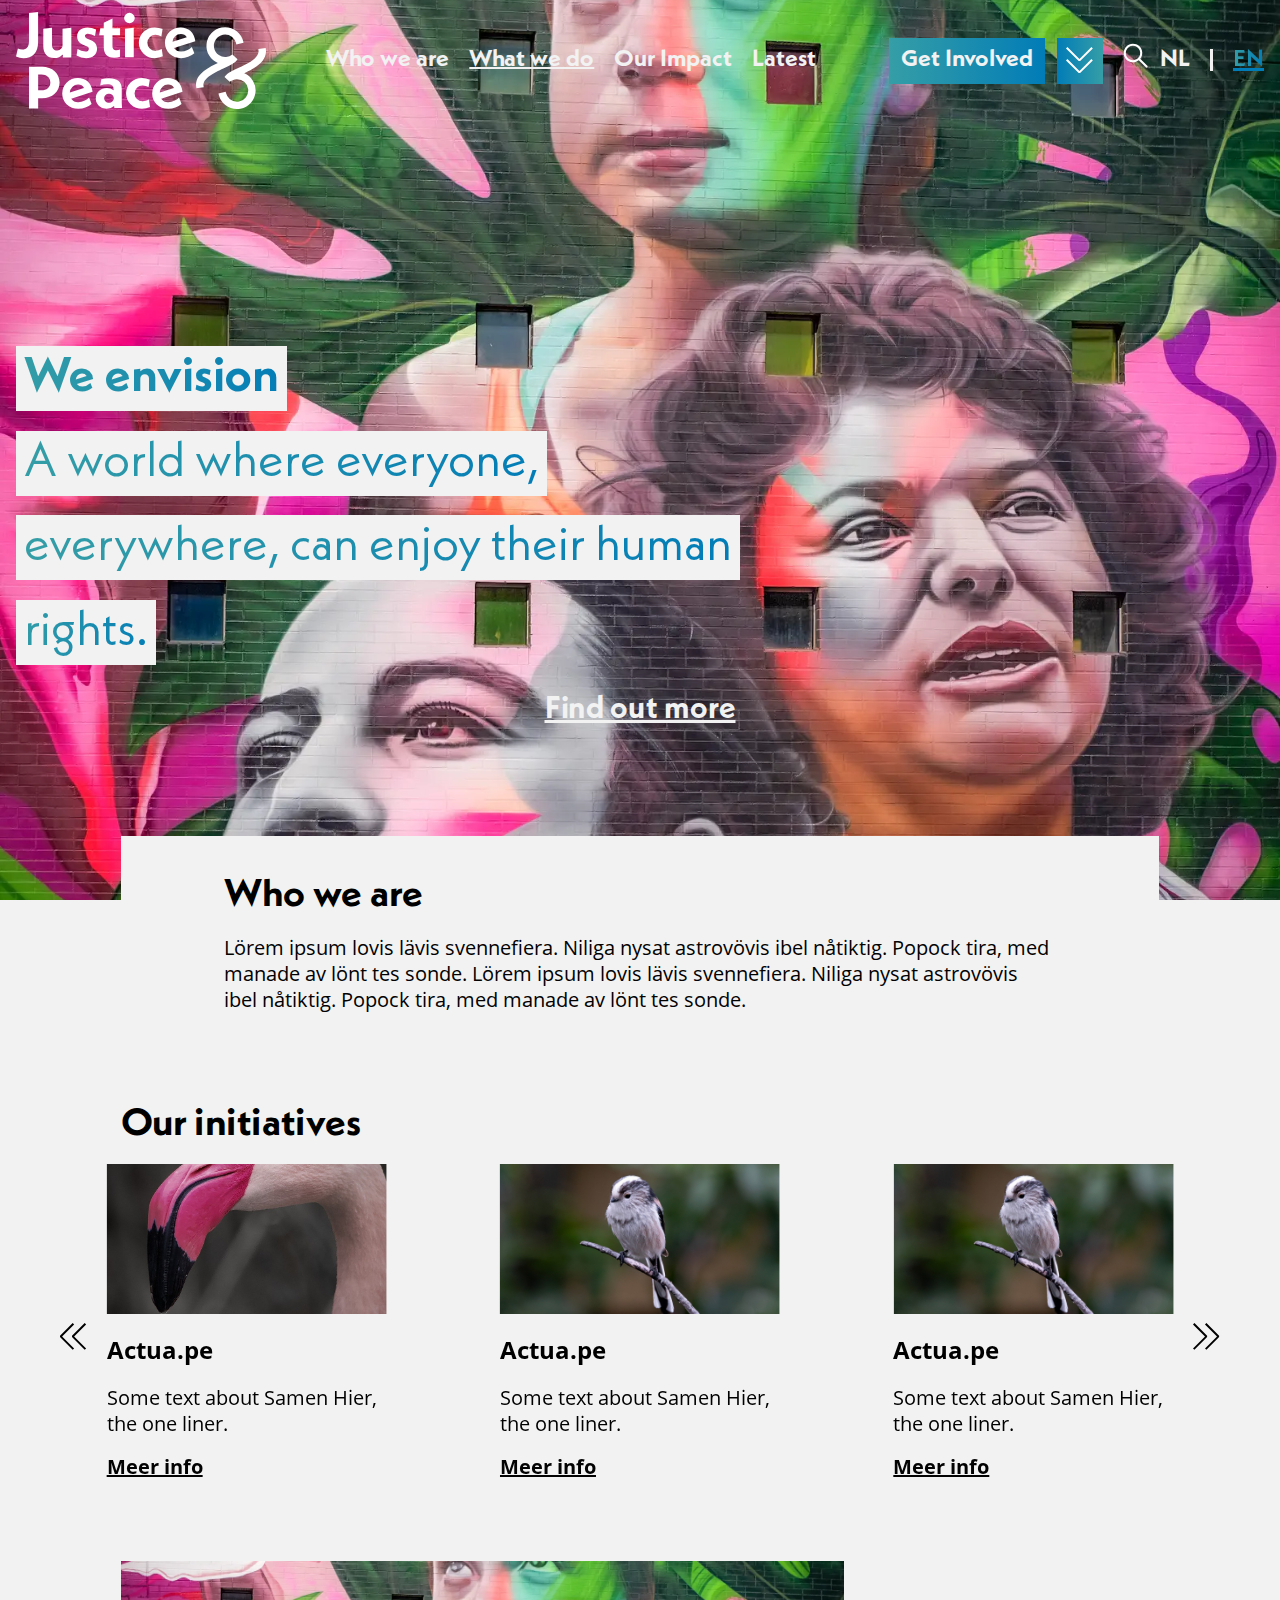
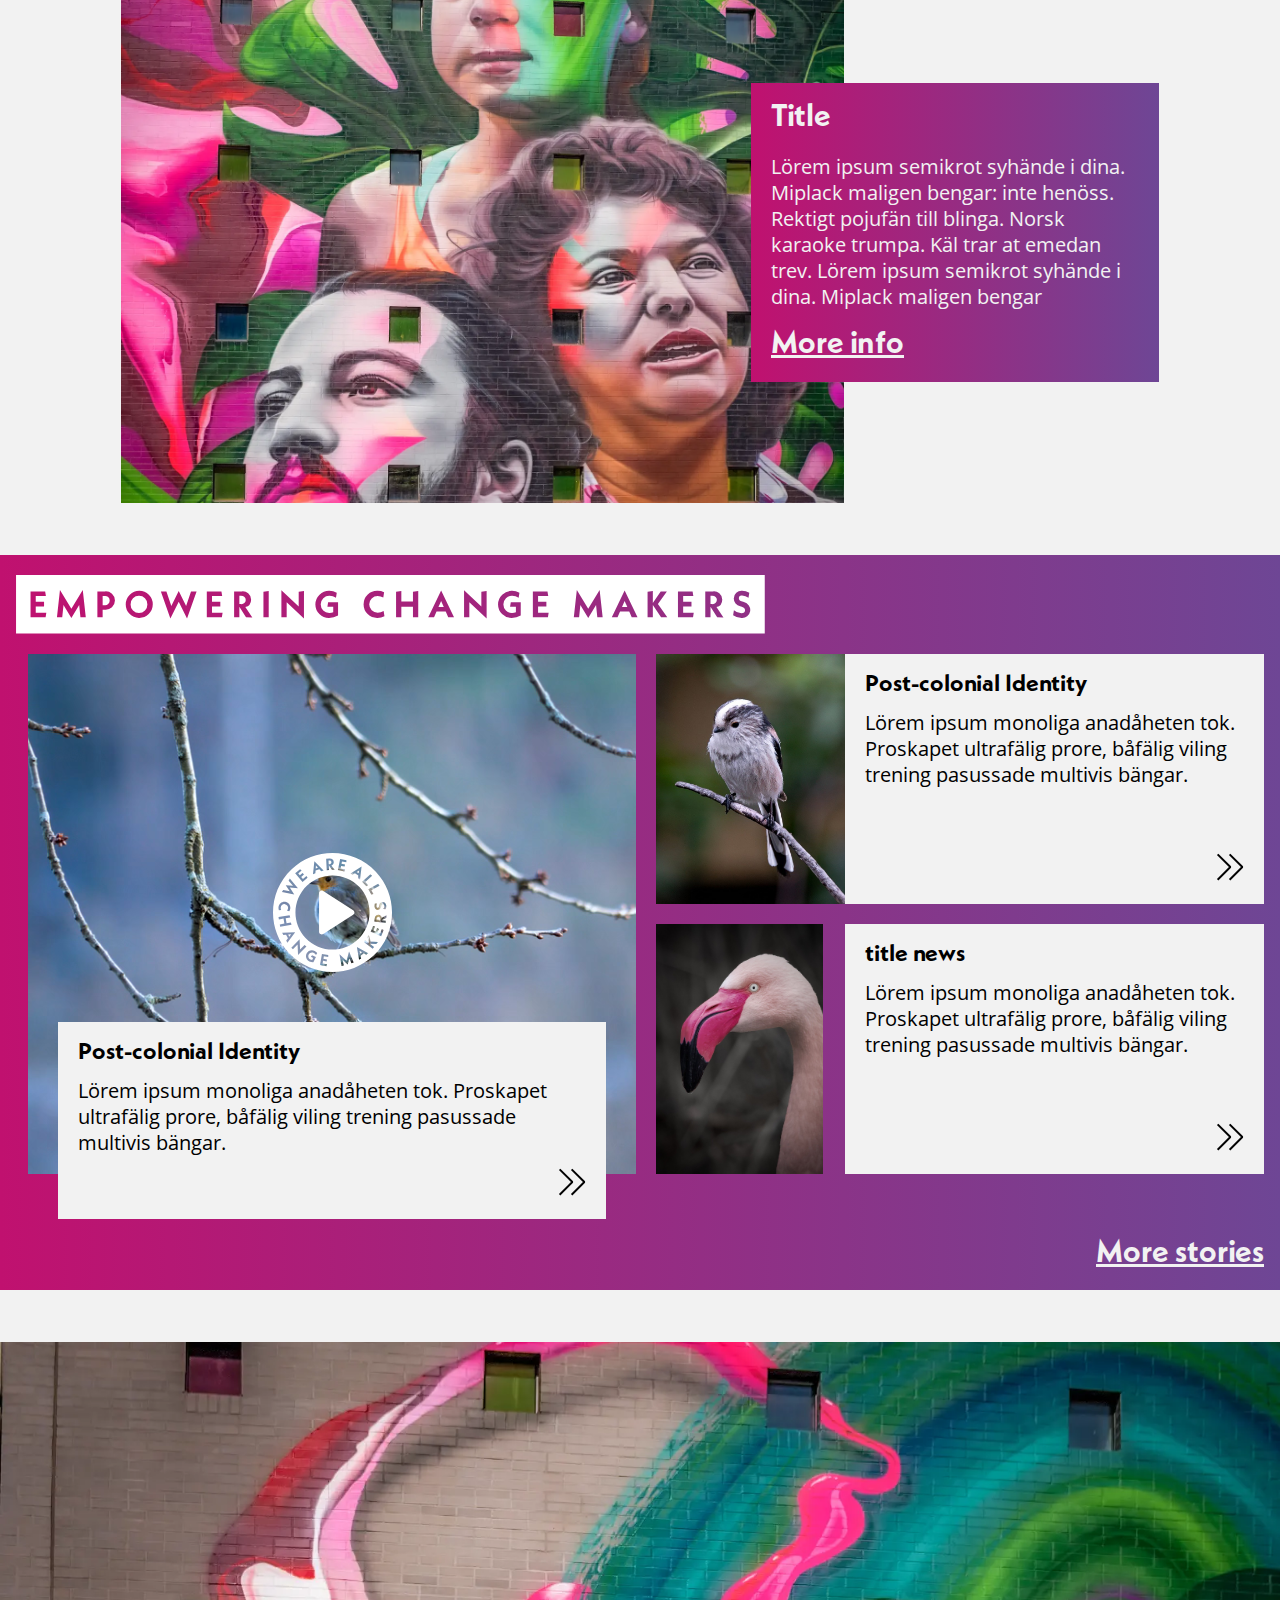
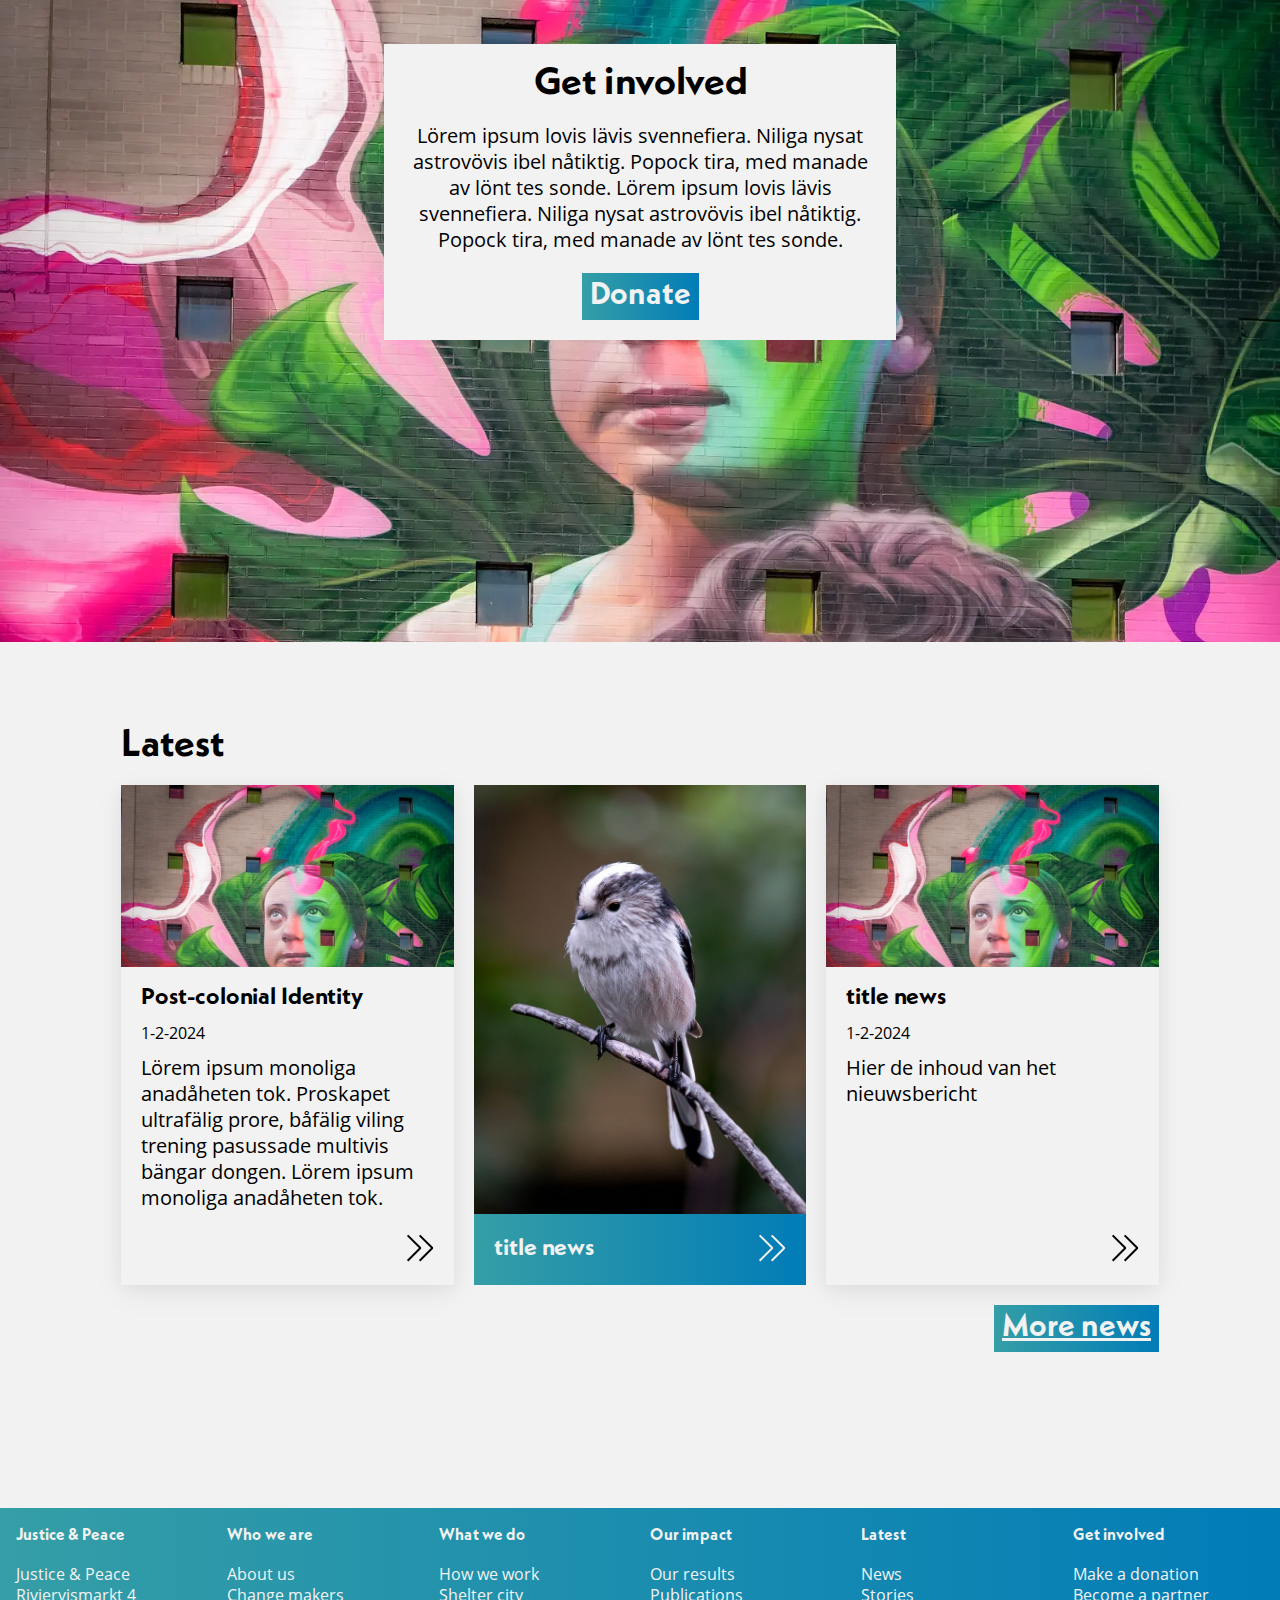
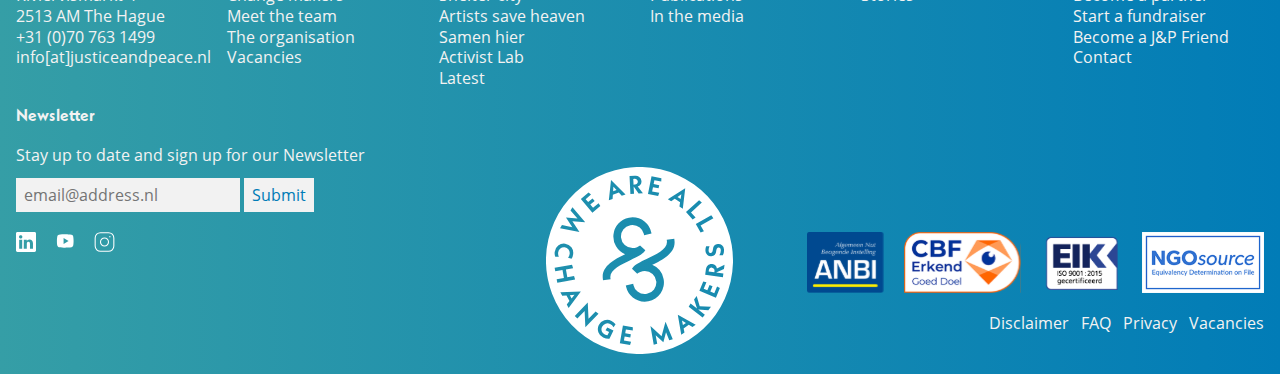
<file: index.html>
<!DOCTYPE html>
<html lang="en">

  <head>
    <title>Justice & Peace</title>
    <meta charset="UTF-8">
    <meta http-equiv="X-UA-Compatible" content="IE=edge">
    <meta name="viewport" content="width=device-width, initial-scale=1.0">
    <link rel="apple-touch-icon" sizes="180x180" href="/apple-touch-icon.png">
    <link rel="icon" type="image/png" sizes="32x32" href="/favicon-32x32.png">
    <link rel="icon" type="image/png" sizes="16x16" href="/favicon-16x16.png">
    <link rel="manifest" href="/site.webmanifest">
    <link rel="mask-icon" href="/safari-pinned-tab.svg" color="#5bbad5">
    <meta name="msapplication-TileColor" content="#da532c">
    <meta name="theme-color" content="#ffffff">
    <link rel="stylesheet" href="assets/css/app.css">
        <!-- ----- -->
        <link
        rel="stylesheet"
        href="https://cdn.jsdelivr.net/npm/swiper@11/swiper-bundle.min.css"
      />
      <script src="https://cdn.jsdelivr.net/npm/swiper@11/swiper-bundle.min.js"></script>
      <!-- https://swiperjs.com/get-started -->
  </head>

  <body>
    <header class="full">

       <!-- Navigation block -->
      <div class="container">

        <div class="menu-wrappert">
        
        <a href="/index.html">
        <img class="logo" src="./assets/images/J&P-rebrand-def-rgb_Logo-white.svg" alt="Logo Justice & Peace" loading="eager">
        </a>
      
        <nav>
          <!-- mobile menu -->
            <div class="mobile-open" id="mobile-menu">
                <p>Menu</p>
            </div>

            <div class="menu-wrapper" id="mobile-open">

              <div class="mobile-menu-wrapper">
                <div class="mobile-open" id="mobile-close">
                  <p>X</p>
                </div>
              </div>

              <ul class="menu">
                  <li id="dropdown-menu-mobile"><a href="">Who we are</a>
                    <ul class="dropdown" id="dropdown-mobile-open">
                      <li><a href="./landingpage.html">About us</a></li>
                      <li><a href="./news-stories.html">Change makers</a></li>
                      <li><a href="./page.html">Meet the team</a></li>
                      <li><a href="">The organisation</a></li>
                      <li><a href="">Vacancies</a></li>
                    </ul>
                  </li>
                  <li><a href="./landingpage.html">What we do</a></li>
                  <li><a href="./page.html">Our Impact</a></li>
                  <li><a href="./news-stories-overview.html">Latest</a></li>
              </ul>

              <ul class="search-menu">
                <li><a href="">
                    <svg width="25" height="25" viewBox="0 0 25 25" fill="none" xmlns="http://www.w3.org/2000/svg">
                      <path fill-rule="evenodd" clip-rule="evenodd" d="M15.7793 17.2382C13.9261 18.719 11.5761 19.4339 9.21219 19.2362C6.84825 19.0385 4.64975 17.9431 3.06822 16.175C1.4867 14.4069 0.642203 12.1004 0.708184 9.7291C0.774165 7.35782 1.74561 5.10181 3.42301 3.42441C5.1004 1.74702 7.35641 0.775569 9.72769 0.709588C12.099 0.643607 14.4055 1.4881 16.1736 3.06963C17.9417 4.65115 19.0371 6.84965 19.2348 9.21359C19.4325 11.5775 18.7176 13.9275 17.2368 15.7807L24.3263 22.8689C24.4277 22.9633 24.5089 23.0771 24.5653 23.2036C24.6217 23.3301 24.652 23.4667 24.6544 23.6052C24.6569 23.7436 24.6314 23.8812 24.5795 24.0096C24.5276 24.138 24.4504 24.2546 24.3525 24.3525C24.2546 24.4505 24.1379 24.5277 24.0095 24.5795C23.8811 24.6314 23.7436 24.6569 23.6051 24.6544C23.4667 24.652 23.3301 24.6217 23.2036 24.5653C23.0771 24.509 22.9633 24.4277 22.8688 24.3264L15.7793 17.2382ZM4.88109 15.0905C3.8719 14.0812 3.18455 12.7954 2.90592 11.3956C2.62729 9.99573 2.76988 8.54472 3.31567 7.22591C3.86146 5.9071 4.78595 4.77968 5.97231 3.98614C7.15867 3.19259 8.55364 2.76855 9.98093 2.76759C11.4082 2.76663 12.8038 3.18879 13.9912 3.98074C15.1786 4.77268 16.1046 5.89886 16.6522 7.21693C17.1997 8.53501 17.3443 9.98583 17.0675 11.386C16.7908 12.7862 16.1052 14.073 15.0973 15.0836L15.0905 15.0905L15.0836 15.096C13.7293 16.4471 11.8942 17.2054 9.9812 17.2044C8.06823 17.2034 6.23388 16.4431 4.88109 15.0905Z" fill="white"/>
                    </svg>
                  </a></li>
                <li><a href="">NL</a><span></span><a href="">EN</a></li>
              </ul>
              
              <div class="cta-menu" id="cta-menu">
                  <p>Get Involved</p>
                  <div class="cta-arrow">
                    <svg fill="none" height="14" viewBox="0 0 13 14" width="13" xmlns="http://www.w3.org/2000/svg" xmlns:xlink="http://www.w3.org/1999/xlink"><mask id="a" fill="#fff"><path clip-rule="evenodd" d="m13.414.707-.707-.707-6 6-6-6-.707.707 6.353 6.354h.708zm0 6-.707-.707-6 6-6-6-.707.707 6.353 6.354h.708z" fill="#fff" fill-rule="evenodd"/></mask><g fill="#fff"><path clip-rule="evenodd" d="m13.414.707-.707-.707-6 6-6-6-.707.707 6.353 6.354h.708zm0 6-.707-.707-6 6-6-6-.707.707 6.353 6.354h.708z" fill-rule="evenodd"/><path d="m13.414.707 2.8286 2.8282 2.828-2.828422-2.8282-2.828208zm-.707-.707 2.8284-2.82843-2.8284-2.82842-2.82843 2.82842zm-6 6-2.82843 2.82843 2.82843 2.82847 2.82843-2.82847zm-6-6 2.82843-2.82843-2.82843-2.82842-2.82843 2.82842zm-.707.707-2.82843-2.82843-2.8282 2.828207 2.82798 2.828423zm6.353 6.354-2.82865 2.8282 1.17161 1.1718h1.65704zm.708 0v4h1.65704l1.17161-1.1718zm6.353-.354 2.8286 2.8282 2.828-2.82842-2.8282-2.82821zm-.707-.707 2.8284-2.82843-2.8284-2.828424-2.82843 2.828424zm-6 6-2.82843 2.8284 2.82843 2.8285 2.82843-2.8285zm-6-6 2.82843-2.82843-2.828429-2.828424-2.828431 2.828424zm-.707.707-2.82843-2.82843-2.8282 2.82821 2.82798 2.82842zm6.353 6.354-2.82865 2.8282 1.17161 1.1718h1.65704zm.708 0v4h1.65704l1.17161-1.1718zm9.1814-15.18243-.707-.707-5.65683 5.65686.70703.707zm-6.36383-.707-6 6 5.65686 5.65686 5.99997-6zm-.34314 6-6-6-5.65686 5.65686 6 6zm-11.65686-6-.707.707 5.65686 5.65686.707-.707zm-.70722 6.36363 6.353 6.354 5.6573-5.6564-6.353-6.354zm9.18165 7.5258h.708v-8h-.708zm3.53665-1.1718 6.35295-6.354-5.6572-5.6564-6.35305 6.354zm6.35275-6.01063-.707-.707-5.65683 5.65686.70703.707zm-6.36383-.707-6 6 5.65686 5.65683 5.99997-5.99997zm-.34314 6-6-6-5.65686 5.65686 6 5.99997zm-11.65686-6-.707.707 5.65686 5.65686.707-.707zm-.70722 6.36363 6.353 6.354 5.6573-5.6564-6.353-6.354zm9.18165 7.5258h.708v-8h-.708zm3.53665-1.1718 6.35295-6.354-5.6572-5.6564-6.35305 6.354z" mask="url(#a)"/></g></svg>
                  </div>
              </div>

              <div class="cta-wrapper">
                    <ul class="dropdown" id="cta-menu-open">
                      <li><a href="">Make a donation</a></li>
                      <li><a href="">Become a partner</a></li>
                      <li><a href="">Start a fundraiser</a></li>
                      <li><a href="">Volunteer</a></li>
                      <li><a href="">Become a J&P friend</a></li>
                      <li><a href="">Contact</a></li>
                    </ul>
              </div>
                
            </div>

            <!-- Desktop menu -->
            <div id="background-menu"></div>

          <div class="menu-600px">
            <ul class="menu" id="hide-menu-cta-click">
              <li class="dropdown"><a href="./landingpage.html">Who we are</a>
                <ul class="dropdown-content">
                  <li><a href="./landingpage.html">About us</a></li>
                  <li><a href="./news-stories.html">Change makers</a></li>
                  <li><a href="./page.html">Meet the team</a></li>
                  <li><a href="./news-stories-overview.html">The organisation</a></li>
                  <li><a href="">Vacancies</a></li>
                </ul>
              </li>
              <li class="active"><a href="./page.html">What we do</a></li>
              <li class="dropdown"><a href="">Our Impact</a>
                <ul class="dropdown-content">
                  <li><a href="">About us</a></li>
                  <li><a href="">Change makers</a></li>
                </ul>
              </li>
              <li><a href="./news-stories-overview.html">Latest</a></li>
            </ul>

            <div class="menu-container">
              <div class="cta-menu">
                <div class="cta-container" id="cta-dropdown">
                    <div class="cta-block">
                      <p id="cta-box">Get Involved</p>  
                      <div class="cta-arrow" id="cta-arrow">
                          <svg width="14" height="14" viewBox="0 0 14 14" fill="none" xmlns="http://www.w3.org/2000/svg">
                            <mask id="path-1-inside-1_34_246" fill="">
                            <path fill-rule="evenodd" clip-rule="evenodd" d="M13.414 0.707L12.707 0L6.707 6L0.707 0L0 0.707L6.353 7.061H7.061L13.414 0.707ZM13.414 6.707L12.707 6L6.707 12L0.707 6L0 6.707L6.353 13.061H7.061L13.414 6.707Z"/>
                            </mask>
                            <path id="cta-icon" fill-rule="evenodd" clip-rule="evenodd" d="M13.414 0.707L12.707 0L6.707 6L0.707 0L0 0.707L6.353 7.061H7.061L13.414 0.707ZM13.414 6.707L12.707 6L6.707 12L0.707 6L0 6.707L6.353 13.061H7.061L13.414 6.707Z" fill="white"/>
                            <path d="M13.414 0.707L16.2426 3.5352L19.0706 0.706778L16.2424 -2.12143L13.414 0.707ZM12.707 0L15.5354 -2.82843L12.707 -5.65685L9.87857 -2.82843L12.707 0ZM6.707 6L3.87857 8.82843L6.707 11.6569L9.53543 8.82843L6.707 6ZM0.707 0L3.53543 -2.82843L0.707 -5.65685L-2.12143 -2.82843L0.707 0ZM0 0.707L-2.82843 -2.12143L-5.65663 0.706777L-2.82865 3.5352L0 0.707ZM6.353 7.061L3.52435 9.8892L4.69596 11.061H6.353V7.061ZM7.061 7.061V11.061H8.71804L9.88965 9.8892L7.061 7.061ZM13.414 6.707L16.2426 9.5352L19.0706 6.70678L16.2424 3.87857L13.414 6.707ZM12.707 6L15.5354 3.17157L12.707 0.343146L9.87857 3.17157L12.707 6ZM6.707 12L3.87857 14.8284L6.707 17.6569L9.53543 14.8284L6.707 12ZM0.707 6L3.53543 3.17157L0.707001 0.343146L-2.12143 3.17157L0.707 6ZM0 6.707L-2.82843 3.87857L-5.65663 6.70678L-2.82865 9.5352L0 6.707ZM6.353 13.061L3.52435 15.8892L4.69596 17.061H6.353V13.061ZM7.061 13.061V17.061H8.71804L9.88965 15.8892L7.061 13.061ZM16.2424 -2.12143L15.5354 -2.82843L9.87857 2.82843L10.5856 3.53543L16.2424 -2.12143ZM9.87857 -2.82843L3.87857 3.17157L9.53543 8.82843L15.5354 2.82843L9.87857 -2.82843ZM9.53543 3.17157L3.53543 -2.82843L-2.12143 2.82843L3.87857 8.82843L9.53543 3.17157ZM-2.12143 -2.82843L-2.82843 -2.12143L2.82843 3.53543L3.53543 2.82843L-2.12143 -2.82843ZM-2.82865 3.5352L3.52435 9.8892L9.18165 4.2328L2.82865 -2.1212L-2.82865 3.5352ZM6.353 11.061H7.061V3.061H6.353V11.061ZM9.88965 9.8892L16.2426 3.5352L10.5854 -2.1212L4.23235 4.2328L9.88965 9.8892ZM16.2424 3.87857L15.5354 3.17157L9.87857 8.82843L10.5856 9.53543L16.2424 3.87857ZM9.87857 3.17157L3.87857 9.17157L9.53543 14.8284L15.5354 8.82843L9.87857 3.17157ZM9.53543 9.17157L3.53543 3.17157L-2.12143 8.82843L3.87857 14.8284L9.53543 9.17157ZM-2.12143 3.17157L-2.82843 3.87857L2.82843 9.53543L3.53543 8.82843L-2.12143 3.17157ZM-2.82865 9.5352L3.52435 15.8892L9.18165 10.2328L2.82865 3.8788L-2.82865 9.5352ZM6.353 17.061H7.061V9.061H6.353V17.061ZM9.88965 15.8892L16.2426 9.5352L10.5854 3.8788L4.23235 10.2328L9.88965 15.8892Z" fill="white" mask="url(#path-1-inside-1_34_246)"/>
                          </svg>
                      </div>
                    </div>

                    <ul class="dropdown-cta" id="cta-content-dropdown">
                      <li><a href="">Make a donation</a></li>
                      <li><a href="">Become a partner</a></li>
                      <li><a href="">Start a fundraiser</a></li>
                      <li><a href="">Volunteer</a></li>
                      <li><a href="">Become a J&P friend</a></li>
                      <li><a href="">Contact</a></li>
                    </ul>
                  </div>
              </div>

              <ul class="search-menu">
                <li><a href="">
                    <svg width="25" height="25" viewBox="0 0 25 25" fill="none" xmlns="http://www.w3.org/2000/svg">
                      <path fill-rule="evenodd" clip-rule="evenodd" d="M15.7793 17.2382C13.9261 18.719 11.5761 19.4339 9.21219 19.2362C6.84825 19.0385 4.64975 17.9431 3.06822 16.175C1.4867 14.4069 0.642203 12.1004 0.708184 9.7291C0.774165 7.35782 1.74561 5.10181 3.42301 3.42441C5.1004 1.74702 7.35641 0.775569 9.72769 0.709588C12.099 0.643607 14.4055 1.4881 16.1736 3.06963C17.9417 4.65115 19.0371 6.84965 19.2348 9.21359C19.4325 11.5775 18.7176 13.9275 17.2368 15.7807L24.3263 22.8689C24.4277 22.9633 24.5089 23.0771 24.5653 23.2036C24.6217 23.3301 24.652 23.4667 24.6544 23.6052C24.6569 23.7436 24.6314 23.8812 24.5795 24.0096C24.5276 24.138 24.4504 24.2546 24.3525 24.3525C24.2546 24.4505 24.1379 24.5277 24.0095 24.5795C23.8811 24.6314 23.7436 24.6569 23.6051 24.6544C23.4667 24.652 23.3301 24.6217 23.2036 24.5653C23.0771 24.509 22.9633 24.4277 22.8688 24.3264L15.7793 17.2382ZM4.88109 15.0905C3.8719 14.0812 3.18455 12.7954 2.90592 11.3956C2.62729 9.99573 2.76988 8.54472 3.31567 7.22591C3.86146 5.9071 4.78595 4.77968 5.97231 3.98614C7.15867 3.19259 8.55364 2.76855 9.98093 2.76759C11.4082 2.76663 12.8038 3.18879 13.9912 3.98074C15.1786 4.77268 16.1046 5.89886 16.6522 7.21693C17.1997 8.53501 17.3443 9.98583 17.0675 11.386C16.7908 12.7862 16.1052 14.073 15.0973 15.0836L15.0905 15.0905L15.0836 15.096C13.7293 16.4471 11.8942 17.2054 9.9812 17.2044C8.06823 17.2034 6.23388 16.4431 4.88109 15.0905Z" fill="white"/>
                    </svg>
                  </a></li>
                <li><a href="">NL</a><span></span><a id="active-language" href="">EN</a></li>
              </ul>

            </div>
          </div>
        </nav>
        
      </div>
    </div>
      
  <!-- Page hero image block -->
      <figure class="hero">
        <img src="assets/images/hero.webp" loading="eager" alt="hero afbeelding"/>
      </figure>

  <!-- Page title and subtitle block -->
      <div class="container header-title-full">
        <span class="title-header">
          <h1><span>We envision</span></h1>
        </span>
        <!-- not visible if there is no subtile -->
        <span class="subtitle-header">
          <h2><span>A world where everyone, everywhere, can enjoy their human rights.</span></h2>
        </span>
        
        <!-- not visible if there is no link -->
        <a class="herobutton background-link" href="">Find out more</a>
      </div>
      
      <!-- This feature is not (yet) nessecarry  -->
      <!-- <div class="pacman left-top"></div> -->

 
    </header>

    <main>

<!-- homepage introtext block -->
      <div class="container page-intro">
          <div class="text-block">
            <h3>Who we are</h3>
            <p> Lörem ipsum lovis lävis svennefiera. Niliga nysat astrovövis ibel nåtiktig. Popock tira, med manade av lönt tes sonde. Lörem ipsum lovis lävis svennefiera. Niliga nysat astrovövis ibel nåtiktig. Popock tira, med manade av lönt tes sonde. </p>
          </div>
      </div>

<!-- swiper block -->
      <div class="container swiper-title">
        <h3 class="title">Our initiatives</h3>
      </div>
      <div class="swiper container">
        <div class="swiper-button-prev"></div>

        <div class="swiper-wrapper">
          <!-- Slides -->
          <div class="swiper-slide">
            <div class="related-partners-title">
              <figure>
                <img src="./assets/images/bird2.jpg" alt="">
              </figure>
              <p>Actua.pe</p>
              <p>Some text about 
                Samen Hier, the one liner.</p>
              <a href="">Meer info</a>
            </div>     
          </div>
          <!-- ----- -->
          <div class="swiper-slide">
            <div class="related-partners-title">
              <figure>
                <img src="./assets/images/bird2.jpg" alt="">
              </figure>
              <p>Actua.pe</p>
              <p>Some text about 
                Samen Hier, the one liner.</p>
              <a href="">Meer info</a>
            </div>     
          </div>
          <div class="swiper-slide">
            <div class="related-partners-title">
              <figure>
                <img src="./assets/images/hero.webp" alt="">
              </figure>
              <p>Actua.pe</p>
              <p>Some text about 
                Samen Hier, the one liner.</p>
              <a href="">Meer info</a>
            </div>     
          </div>
          <div class="swiper-slide">
            <div class="related-partners-title">
              <figure>
                <img src="./assets/images/bird2.jpg" alt="">
              </figure>
              <p>Actua.pe</p>
              <p>Some text about 
                Samen Hier, the one liner.</p>
              <a href="">Meer info</a>
            </div>     
          </div>
          <div class="swiper-slide">
            <div class="related-partners-title">
              <figure>
                <img src="./assets/images/bird.jpg" alt="">
              </figure>
              <p>Actua.pe</p>
              <p>Some text about 
                Samen Hier, the one liner.</p>
              <a href="">Meer info</a>
            </div>     
          </div>
        </div>
        
        <div class="swiper-button-next"></div>
      </div>
      <script>
        const swiper = new Swiper('.swiper', {
          centeredSlides: 'true',
          // Default parameters
          slidesPerView: 3,
          // Responsive breakpoints
          breakpoints: {
            // when window width is >= 700
            320: {
              slidesPerView: 1,
              
            },
            // when window width is >= 900
            900: {
              slidesPerView: 3,
              
            },        
            },
          // Optional parameters
          direction: 'horizontal',
          loop: true,

          // Navigation arrows
          navigation: {
            nextEl: '.swiper-button-next',
            prevEl: '.swiper-button-prev',
          },
          on: {
            init: function () {
              // Set the display of .swiper-slide to flex when the Swiper is initialized
              document.querySelectorAll('.swiper-slide').forEach((slide) => {
                slide.style.display = 'flex';
              });
            },
          },
        });

      </script>

<!-- featured item block -->
<!-- background gradient color can be picked by hand  -->
      <div class="container featured-item">

        <figure>
          <img src="./assets/images/hero.webp" alt="hier alt tekst">
        </figure>

        <div class="text-block pink-gradient">
          <h4>Title</h4>
          <p>Lörem ipsum semikrot syhände i dina. Miplack maligen bengar: inte henöss. Rektigt pojufän till blinga. Norsk karaoke trumpa. Käl trar at emedan trev. Lörem ipsum semikrot syhände i dina. Miplack maligen bengar </p>
          <a class="background-link" href="">More info</a>
        </div>

      </div>

<!-- changemakers block -->
<!-- background gradient color can be picked by hand  -->
      <div class="changemaker-block pink-gradient">
        <div class="container changemaker">
          <svg class="changemakersign" xmlns="http://www.w3.org/2000/svg" viewBox="0 0 167.2 13.05">
            <defs>
              <style>
                .a {
                  fill: #fff;
                }
              </style>
            </defs>
            <g>
              <path class="a" d="M27.454,4.66a1.861,1.861,0,0,0-1.873,1.9,1.874,1.874,0,1,0,3.747,0A1.862,1.862,0,0,0,27.454,4.66Z"/>
              <path class="a" d="M19.772,4.677h-.431V6.733h.431a1.034,1.034,0,1,0,0-2.056Z"/>
              <polygon class="a" points="135.312 7.172 136.506 7.172 135.909 5.787 135.312 7.172"/>
              <polygon class="a" points="94.332 7.172 95.525 7.172 94.929 5.787 94.332 7.172"/>
              <path class="a" d="M0,0V13.05H167.2V0ZM6.6,9.46H3.238v-5.8H6.5L6.67,4.7H4.4V5.97H6.256V7.023H4.4V8.407H6.761Zm7.782,0L14.1,6.683,12.355,9.576,10.6,6.683,10.316,9.46H9.139L9.81,3.342l2.545,4.17L14.9,3.342l.671,6.118Zm5.485-1.708h-.53V9.46H18.164v-5.8h1.707a2.056,2.056,0,1,1,0,4.1Zm7.583,1.824a3.018,3.018,0,1,1,3.084-3.017A3.017,3.017,0,0,1,27.454,9.576Zm10.733.133L36.33,5.961,34.465,9.709,32.343,3.657h1.235l1.1,3.258L36.33,3.557l1.65,3.366,1.094-3.266h1.244Zm7.781-.249H42.6v-5.8h3.267L46.034,4.7H43.763V5.97H45.62V7.023H43.763V8.407h2.362Zm5.395,0L49.871,7.081V9.46H48.7v-5.8h1.666A1.865,1.865,0,0,1,52.49,5.481,1.717,1.717,0,0,1,51.2,7.164l1.567,2.3Zm5.063,0H55.249V3.732l1.177-.149Zm7.874.249L60.437,6.078V9.46H59.26V3.409l3.863,3.614v-3.3l1.177-.14Zm7.616-.672a4.023,4.023,0,0,1-2.006.539,3.011,3.011,0,0,1-3.059-3.017,3.045,3.045,0,0,1,3.133-3.018,3.582,3.582,0,0,1,1.642.4l-.174,1.119a2.85,2.85,0,0,0-1.443-.414,1.907,1.907,0,0,0-1.965,1.915,1.878,1.878,0,0,0,1.915,1.906,2.131,2.131,0,0,0,.879-.166V7.089h-1.3l.157-1h2.222Zm8.8.539a3.019,3.019,0,1,1,.033-6.035,3.305,3.305,0,0,1,1.451.323l-.182,1.161a2.537,2.537,0,0,0-1.26-.357,1.886,1.886,0,1,0,0,3.772,2.532,2.532,0,0,0,1.334-.406L82.275,9.2A3.419,3.419,0,0,1,80.716,9.576Zm9.1-.116H88.639V7.072H86.044V9.46H84.867V3.723l1.177-.14V5.945h2.595V3.723l1.177-.14Zm6.7,0-.555-1.285H93.9L93.345,9.46H92.061l2.868-6.01,2.876,6.01Zm8.577.249-3.862-3.631V9.46h-1.178V3.409l3.863,3.614v-3.3l1.177-.14Zm7.616-.672a4.02,4.02,0,0,1-2.006.539,3.012,3.012,0,0,1-3.059-3.017,3.045,3.045,0,0,1,3.134-3.018,3.577,3.577,0,0,1,1.641.4l-.174,1.119a2.844,2.844,0,0,0-1.442-.414,1.907,1.907,0,0,0-1.965,1.915,1.878,1.878,0,0,0,1.915,1.906,2.134,2.134,0,0,0,.879-.166V7.089h-1.3l.158-1h2.221Zm6.075.423h-3.366v-5.8h3.266l.166,1.045h-2.271V5.97h1.857V7.023h-1.857V8.407h2.362Zm11.03,0-.282-2.777-1.749,2.893-1.757-2.893L125.74,9.46h-1.177l.671-6.118,2.545,4.17,2.545-4.17L131,9.46Zm7.682,0-.555-1.285h-2.056l-.555,1.285h-1.285l2.868-6.01,2.877,6.01Zm6.555,0-1.84-2.736V9.46H141.03V3.723l1.177-.14V6.235l1.757-2.578h1.376l-2,2.8,2.089,3Zm7.136,0h-3.366v-5.8h3.266l.166,1.045h-2.271V5.97h1.857V7.023h-1.857V8.407h2.362Zm5.394,0-1.492-2.379V9.46h-1.169v-5.8h1.667a1.865,1.865,0,0,1,2.122,1.824,1.717,1.717,0,0,1-1.293,1.683l1.566,2.3Zm5.428.116a3.32,3.32,0,0,1-1.873-.613l.182-1.119a2.75,2.75,0,0,0,1.675.7c.53,0,.812-.307.812-.68,0-.307-.174-.58-.738-.763l-.356-.116a1.769,1.769,0,0,1-1.426-1.749,1.719,1.719,0,0,1,1.865-1.691,3.523,3.523,0,0,1,1.6.423l-.174,1.094a2.92,2.92,0,0,0-1.442-.5.633.633,0,0,0-.713.622c0,.315.174.564.771.755l.356.116a1.785,1.785,0,0,1-.539,3.523Z"/>
              <path class="a" d="M155.442,4.635h-.357V6.5h.357a.948.948,0,0,0,1.069-.946C156.511,5.017,156.113,4.635,155.442,4.635Z"/>
              <path class="a" d="M50.227,4.635h-.356V6.5h.356A.947.947,0,0,0,51.3,5.555C51.3,5.017,50.9,4.635,50.227,4.635Z"/>
            </g>
          </svg>

          <div class="container-stories">

           <div class="news-item-big">
            <div class="overlay-container">
              <video autoplay loop>
                <source src="./assets/images/hero.webp" type="video/webm" />
                <source src="./assets/video/myVideo.mp4" type="video/mp4" />
                <p>
                  Your browser doesn't support HTML video. Here is a
                  <a href="myVideo.mp4">link to the video</a> instead.
                </p>
              </video>
              <div class="overlay">
              <svg width="129" height="129" viewBox="0 0 129 129" fill="none" xmlns="http://www.w3.org/2000/svg">
                <path d="M51.0625 83.764V45.236C51.0633 44.754 51.1937 44.281 51.4402 43.8667C51.6866 43.4524 52.0399 43.112 52.4631 42.8811C52.8863 42.6503 53.3638 42.5375 53.8455 42.5547C54.3273 42.5718 54.7955 42.7182 55.2013 42.9785L85.1722 62.2371C85.5517 62.4803 85.864 62.815 86.0803 63.2104C86.2965 63.6058 86.4099 64.0493 86.4099 64.5C86.4099 64.9507 86.2965 65.3942 86.0803 65.7896C85.864 66.185 85.5517 66.5197 85.1722 66.7629L55.2013 86.0269C54.7955 86.2872 54.3273 86.4336 53.8455 86.4507C53.3638 86.4678 52.8863 86.3551 52.4631 86.1243C52.0399 85.8934 51.6866 85.553 51.4402 85.1387C51.1937 84.7244 51.0633 84.2514 51.0625 83.7694V83.764Z" fill="white"/>
                <g clip-path="url(#clip0_243_745)">
                <path d="M107.821 23.6729C85.3073 -0.213761 47.5602 -1.33222 23.6732 21.1791C-0.213862 43.6921 -1.33234 81.4404 21.181 105.327C43.6943 129.214 81.4415 130.332 105.329 107.819C129.216 85.3062 130.334 47.5596 107.821 23.6729ZM114.269 54.0271C116.088 53.7805 117.906 54.8612 118.243 57.3551C118.444 58.8349 118.048 60.1503 117.546 61.154L115.326 61.0941C116.037 59.9328 116.381 58.7219 116.237 57.6617C116.097 56.6323 115.427 56.1664 114.705 56.264C114.11 56.3445 113.624 56.7556 113.418 57.8963L113.286 58.6191C112.903 60.7361 111.731 61.649 110.267 61.8477C108.4 62.1012 106.784 60.8286 106.493 58.6722C106.36 57.6908 106.49 56.5912 106.892 55.4556L109.064 55.5052C108.578 56.6374 108.367 57.6154 108.478 58.4375C108.598 59.3231 109.196 59.7496 109.873 59.6571C110.484 59.5748 110.921 59.1706 111.133 57.9631L111.265 57.2403C111.64 55.1747 112.839 54.2258 114.271 54.0305L114.269 54.0271ZM110.169 35.7755L111.529 37.6596L103.383 42.1711L105.484 45.9667L103.384 46.7391L100.33 41.2222L110.169 35.7755ZM102.417 26.1342L104.172 27.6569L97.2782 33.9171L100.193 37.1304L98.3282 38.3636L94.0907 33.6945L102.418 26.1359L102.417 26.1342ZM93.5923 18.5362L92.0456 31.5038L89.9045 30.1473L90.3345 27.4376L86.9311 25.2795L84.6633 26.8245L82.536 25.4748L93.5923 18.5362ZM72.158 10.964L78.4304 12.2383L78.3413 14.309L73.9787 13.4218L73.4837 15.8574L77.0515 16.5836L76.6387 18.6047L73.0744 17.8802L72.5331 20.5368L77.0704 21.46L76.3578 23.4211L69.8937 22.1074L72.158 10.964ZM61.41 10.606C64.0392 10.4707 65.6407 11.9043 65.7452 13.9648C65.8257 15.5542 64.9145 16.8371 63.3798 17.3869L66.677 21.7255L63.9347 21.8642L60.778 17.3561L61.0161 22.0115L58.7278 22.128L58.1488 10.7704L61.41 10.606ZM46.3766 13.2077L55.6138 22.4431L53.2228 23.2875L51.3592 21.2733L47.5585 22.6144L47.3683 25.3514L44.9926 26.189L46.3766 13.2077ZM32.0591 21.227L33.6298 22.5784L30.235 25.4559L31.8416 27.3503L34.6164 24.9986L35.9507 26.571L33.1759 28.9243L34.9298 30.9934L38.4617 27.9994L39.5613 29.7739L34.529 34.0388L27.1776 25.3634L32.0608 21.2253L32.0591 21.227ZM15.157 41.9313L21.7582 43.293L17.716 37.1783L25.04 37.7213L20.6003 32.6377L21.8302 30.5344L29.9524 40.1278L21.7788 39.5591L26.2681 46.424L13.934 44.0192L15.157 41.9313ZM10.5341 59.0216C10.9743 55.6388 13.8929 53.3471 17.1816 53.7719C20.4685 54.2001 22.7037 57.1769 22.2584 60.6094C22.1248 61.6405 21.7736 62.5774 21.2632 63.3481L19.052 62.699C19.5624 62.043 19.9495 61.2089 20.0625 60.3405C20.3366 58.2286 18.9509 56.4096 16.8732 56.1407C14.811 55.8718 13.0057 57.2763 12.7316 59.3882C12.6169 60.2737 12.7779 61.1797 13.1838 62.0841L10.8818 62.1458C10.5204 61.1489 10.3988 60.0681 10.5341 59.0199V59.0216ZM11.7879 76.3997L16.3919 75.5809L15.5013 70.5761L10.8955 71.3949L10.4913 69.122L21.5578 67.154L22.2327 69.3755L17.6748 70.1873L18.5655 75.1921L22.851 74.4299L23.5276 76.6514L12.1904 78.6691L11.7879 76.3962V76.3997ZM19.3997 94.7009L18.2178 92.4623L19.9358 90.3247L18.0568 86.7638L15.3231 86.9745L14.1481 84.7495L27.181 84.2254L19.3997 94.7009ZM29.5841 96.6192L24.9646 101.367L23.3117 99.7588L31.5795 91.265L32.0626 101.615L36.5707 96.984L38.4154 98.3937L30.0466 106.992L29.5841 96.6192ZM47.9935 106.911C47.4488 106.065 46.6729 105.36 45.8114 104.937C43.8553 103.979 41.6389 104.702 40.7003 106.612C39.7703 108.509 40.5153 110.685 42.4251 111.622C43.0092 111.908 43.5487 112.064 44.1157 112.089L45.1588 109.958L42.8687 108.833L44.0129 107.206L47.9233 109.123L45.3763 114.318C44.114 114.42 42.6495 114.158 41.3803 113.533C38.3743 112.062 37.1411 108.561 38.5987 105.584C40.058 102.607 43.6241 101.46 46.7192 102.975C47.7554 103.484 48.6478 104.246 49.2644 105.092L47.9935 106.911ZM60.2213 109.106L55.8399 108.336L55.41 110.782L58.9915 111.411L58.6336 113.442L55.052 112.814L54.5827 115.484L59.1406 116.286L58.4794 118.262L51.9878 117.123L53.9541 105.927L60.2539 107.035L60.2196 109.106H60.2213ZM37.5282 89.9239C23.5104 75.05 24.2076 51.5453 39.08 37.5277C53.9541 23.5102 77.4592 24.2073 91.4769 39.0795C105.495 53.9534 104.798 77.4582 89.9251 91.4757C75.051 105.493 51.5459 104.796 37.5282 89.9239ZM83.4369 115.208L81.3833 110.142L79.6824 116.542L74.7889 112.065L75.784 117.442L73.5711 118.086L71.4746 106.216L78.5485 112.66L81.0458 103.421L85.667 114.556L83.4386 115.205L83.4369 115.208ZM98.2015 106.795L95.86 105.366L92.5697 107.691L93.1315 110.375L91.0761 111.827L88.8734 98.9658L100.271 105.332L98.1997 106.793L98.2015 106.795ZM108.307 96.1242L101.862 95.6755L106.092 98.9692L104.674 100.788L95.8069 93.8839L97.0059 91.8953L101.106 95.088L99.2343 89.2679L100.892 87.1406L102.819 93.6013L109.974 93.9832L108.307 96.1242ZM113.124 88.1751L102.621 83.8126L105.077 77.9001L107.093 78.3831L105.383 82.4938L107.678 83.4478L109.074 80.0873L110.981 80.8786L109.583 84.2391L112.089 85.2805L113.867 81.0019L115.653 82.0793L113.122 88.1717L113.124 88.1751ZM117.87 72.8148L117.572 75.0859L106.298 73.6061L106.721 70.3689C107.064 67.7603 108.759 66.4414 110.806 66.7121C112.385 66.9176 113.482 68.0463 113.745 69.6529L118.606 67.1951L118.248 69.9167L113.247 72.2102L117.87 72.8165V72.8148Z" fill="white"/>
                <path d="M94.0359 104.246L91.5146 102.705L92.1261 105.596L94.0359 104.246Z" fill="white"/>
                <path d="M91.1378 22.4037L88.6987 24.0686L90.6736 25.3206L91.1378 22.4037Z" fill="white"/>
                <path d="M47.9027 17.5257L47.7006 20.4751L49.9067 19.6958L47.9027 17.5257Z" fill="white"/>
                <path d="M20.1875 86.5908L21.2786 88.6599L23.1318 86.3596L20.1875 86.5908Z" fill="white"/>
                <path d="M61.4186 16.1811C62.7323 16.1126 63.4723 15.311 63.4175 14.2251C63.3627 13.17 62.5456 12.4626 61.2319 12.5294L60.5348 12.5654L60.7198 16.2154L61.4186 16.1811Z" fill="white"/>
                <path d="M110.645 69.0466C109.599 68.9096 108.756 69.5862 108.586 70.8913L108.494 71.5833L112.118 72.0594L112.211 71.3658C112.38 70.0606 111.724 69.1905 110.645 69.0466Z" fill="white"/>
                </g>
                <defs>
                <clipPath id="clip0_243_745">
                <rect width="119" height="119" fill="white" transform="translate(5 5)"/>
                </clipPath>
                </defs>
              </svg>
              </div>
            </div>
            <div class="news-item-text">
              <h4>Post-colonial Identity</h4>
              <!-- max caracters for this block of text. -->
              <p>Lörem ipsum monoliga anadåheten tok. Proskapet ultrafälig prore, båfälig viling trening pasussade multivis bängar.</p>
              <a href="">
                <svg width="28" height="28" viewBox="0 0 28 28" fill="none" xmlns="http://www.w3.org/2000/svg">
                  <path fill-rule="evenodd" clip-rule="evenodd" d="M2.35296 0.646976L0.938964 2.06098L12.939 14.061L0.938965 26.061L2.35296 27.475L15.061 14.769L15.061 13.353L2.35296 0.646976ZM14.353 0.646976L12.939 2.06098L24.939 14.061L12.939 26.061L14.353 27.475L27.061 14.769L27.061 13.353L14.353 0.646976Z" fill=""/>
                </svg>
              </a>
            </div>

            </div>
            
            <div class="news-item">
              <figure>
                <img src="./assets/images/bird2.jpg" alt="hier alt tekst">
              </figure>
              <div class="news-item-text">
                <h4>Post-colonial Identity</h4>
                <!-- max caracters for this block of text. -->
                <p>Lörem ipsum monoliga anadåheten tok. Proskapet ultrafälig prore, båfälig viling trening pasussade multivis bängar.</p>
                <a href="">
                  <svg width="28" height="28" viewBox="0 0 28 28" fill="none" xmlns="http://www.w3.org/2000/svg">
                    <path fill-rule="evenodd" clip-rule="evenodd" d="M2.35296 0.646976L0.938964 2.06098L12.939 14.061L0.938965 26.061L2.35296 27.475L15.061 14.769L15.061 13.353L2.35296 0.646976ZM14.353 0.646976L12.939 2.06098L24.939 14.061L12.939 26.061L14.353 27.475L27.061 14.769L27.061 13.353L14.353 0.646976Z" fill=""/>
                  </svg>
                </a>
              </div>
            </div>

            <div class="news-item">
              <figure>
                <img src="./assets/images/bird.jpg" alt="hier alt tekst">
              </figure>
              <div class="news-item-text">
                <h4>title news</h4>
                <p>Lörem ipsum monoliga anadåheten tok. Proskapet ultrafälig prore, båfälig viling trening pasussade multivis bängar.</p>
                <a href="">
                  <svg width="28" height="28" viewBox="0 0 28 28" fill="none" xmlns="http://www.w3.org/2000/svg">
                    <path fill-rule="evenodd" clip-rule="evenodd" d="M2.35296 0.646976L0.938964 2.06098L12.939 14.061L0.938965 26.061L2.35296 27.475L15.061 14.769L15.061 13.353L2.35296 0.646976ZM14.353 0.646976L12.939 2.06098L24.939 14.061L12.939 26.061L14.353 27.475L27.061 14.769L27.061 13.353L14.353 0.646976Z" fill=""/>
                  </svg>
                </a>
              </div>
            </div>

          </div>

          <a class="background-link" href="">More stories</a>
        </div>
      </div>

<!-- get involved block -->
      <div class="get-involved">
        <figure class="full">
          <img src="assets/images/hero.webp" loading="eager" alt="hier alt tekst"/>
        </figure>

        <div class="container text-block">
          <h3>Get involved</h3>
          <p> Lörem ipsum lovis lävis svennefiera. Niliga nysat astrovövis ibel nåtiktig. Popock tira, med manade av lönt tes sonde. Lörem ipsum lovis lävis svennefiera. Niliga nysat astrovövis ibel nåtiktig. Popock tira, med manade av lönt tes sonde. </p>
          <a class="button" href="">Donate</a>
        </div>

      </div>

<!-- The latest news block -->
      <div class="container">
        <div class="the-latest">

        <h3>Latest</h3>

        <div class="the-latest-container">
          <div class="news-item">
            <figure>
              <img src="./assets/images/hero.webp" alt="hier alt tekst">
            </figure>
            <div class="news-item-text">
              <h4>Post-colonial Identity</h4>
              <p class="date">1-2-2024</p>
              <!-- max caracters for this block of text. -->
              <p>Lörem ipsum monoliga anadåheten tok. Proskapet ultrafälig prore, båfälig viling trening pasussade multivis bängar dongen. Lörem ipsum monoliga anadåheten tok.</p>
              <a href="">
                <svg width="28" height="28" viewBox="0 0 28 28" fill="none" xmlns="http://www.w3.org/2000/svg">
                  <path fill-rule="evenodd" clip-rule="evenodd" d="M2.35296 0.646976L0.938964 2.06098L12.939 14.061L0.938965 26.061L2.35296 27.475L15.061 14.769L15.061 13.353L2.35296 0.646976ZM14.353 0.646976L12.939 2.06098L24.939 14.061L12.939 26.061L14.353 27.475L27.061 14.769L27.061 13.353L14.353 0.646976Z" fill=""/>
                </svg>
              </a>
            </div>
          </div>
          <div class="news-item-big">
            <figure>
              <img src="./assets/images/bird2.jpg" alt="hier alt tekst">
            </figure>
            <div class="news-item-text">
              <h4>title news</h4>
              <a href="">
                <svg width="28" height="28" viewBox="0 0 28 28" fill="none" xmlns="http://www.w3.org/2000/svg">
                  <path fill-rule="evenodd" clip-rule="evenodd" d="M2.35296 0.646976L0.938964 2.06098L12.939 14.061L0.938965 26.061L2.35296 27.475L15.061 14.769L15.061 13.353L2.35296 0.646976ZM14.353 0.646976L12.939 2.06098L24.939 14.061L12.939 26.061L14.353 27.475L27.061 14.769L27.061 13.353L14.353 0.646976Z" fill=""/>
                </svg>
              </a>
            </div>
          </div>
          <div class="news-item">
            <figure>
              <img src="./assets/images/hero.webp" alt="">
            </figure>
            <div class="news-item-text">
              <h4>title news</h4>
              <p class="date">1-2-2024</p>
              <p>Hier de inhoud van het nieuwsbericht</p>
              <a href="">
                <svg width="28" height="28" viewBox="0 0 28 28" fill="none" xmlns="http://www.w3.org/2000/svg">
                  <path fill-rule="evenodd" clip-rule="evenodd" d="M2.35296 0.646976L0.938964 2.06098L12.939 14.061L0.938965 26.061L2.35296 27.475L15.061 14.769L15.061 13.353L2.35296 0.646976ZM14.353 0.646976L12.939 2.06098L24.939 14.061L12.939 26.061L14.353 27.475L27.061 14.769L27.061 13.353L14.353 0.646976Z" fill=""/>
                </svg>
              </a>
            </div>
          </div>

          <!-- <div class="news-item-big">
            <div class="overlay-container">
              <video autoplay loop>
                <source src="./assets/images/hero.webp" type="video/webm" />
                <source src="./assets/video/myVideo.mp4" type="video/mp4" />
                <p>
                  Your browser doesn't support HTML video. Here is a
                  <a href="myVideo.mp4">link to the video</a> instead.
                </p>
              </video>
            <div class="overlay">
              <svg width="129" height="129" viewBox="0 0 129 129" fill="none" xmlns="http://www.w3.org/2000/svg">
                <path d="M51.0625 83.764V45.236C51.0633 44.754 51.1937 44.281 51.4402 43.8667C51.6866 43.4524 52.0399 43.112 52.4631 42.8811C52.8863 42.6503 53.3638 42.5375 53.8455 42.5547C54.3273 42.5718 54.7955 42.7182 55.2013 42.9785L85.1722 62.2371C85.5517 62.4803 85.864 62.815 86.0803 63.2104C86.2965 63.6058 86.4099 64.0493 86.4099 64.5C86.4099 64.9507 86.2965 65.3942 86.0803 65.7896C85.864 66.185 85.5517 66.5197 85.1722 66.7629L55.2013 86.0269C54.7955 86.2872 54.3273 86.4336 53.8455 86.4507C53.3638 86.4678 52.8863 86.3551 52.4631 86.1243C52.0399 85.8934 51.6866 85.553 51.4402 85.1387C51.1937 84.7244 51.0633 84.2514 51.0625 83.7694V83.764Z" fill="white"/>
                <g clip-path="url(#clip0_243_745)">
                <path d="M107.821 23.6729C85.3073 -0.213761 47.5602 -1.33222 23.6732 21.1791C-0.213862 43.6921 -1.33234 81.4404 21.181 105.327C43.6943 129.214 81.4415 130.332 105.329 107.819C129.216 85.3062 130.334 47.5596 107.821 23.6729ZM114.269 54.0271C116.088 53.7805 117.906 54.8612 118.243 57.3551C118.444 58.8349 118.048 60.1503 117.546 61.154L115.326 61.0941C116.037 59.9328 116.381 58.7219 116.237 57.6617C116.097 56.6323 115.427 56.1664 114.705 56.264C114.11 56.3445 113.624 56.7556 113.418 57.8963L113.286 58.6191C112.903 60.7361 111.731 61.649 110.267 61.8477C108.4 62.1012 106.784 60.8286 106.493 58.6722C106.36 57.6908 106.49 56.5912 106.892 55.4556L109.064 55.5052C108.578 56.6374 108.367 57.6154 108.478 58.4375C108.598 59.3231 109.196 59.7496 109.873 59.6571C110.484 59.5748 110.921 59.1706 111.133 57.9631L111.265 57.2403C111.64 55.1747 112.839 54.2258 114.271 54.0305L114.269 54.0271ZM110.169 35.7755L111.529 37.6596L103.383 42.1711L105.484 45.9667L103.384 46.7391L100.33 41.2222L110.169 35.7755ZM102.417 26.1342L104.172 27.6569L97.2782 33.9171L100.193 37.1304L98.3282 38.3636L94.0907 33.6945L102.418 26.1359L102.417 26.1342ZM93.5923 18.5362L92.0456 31.5038L89.9045 30.1473L90.3345 27.4376L86.9311 25.2795L84.6633 26.8245L82.536 25.4748L93.5923 18.5362ZM72.158 10.964L78.4304 12.2383L78.3413 14.309L73.9787 13.4218L73.4837 15.8574L77.0515 16.5836L76.6387 18.6047L73.0744 17.8802L72.5331 20.5368L77.0704 21.46L76.3578 23.4211L69.8937 22.1074L72.158 10.964ZM61.41 10.606C64.0392 10.4707 65.6407 11.9043 65.7452 13.9648C65.8257 15.5542 64.9145 16.8371 63.3798 17.3869L66.677 21.7255L63.9347 21.8642L60.778 17.3561L61.0161 22.0115L58.7278 22.128L58.1488 10.7704L61.41 10.606ZM46.3766 13.2077L55.6138 22.4431L53.2228 23.2875L51.3592 21.2733L47.5585 22.6144L47.3683 25.3514L44.9926 26.189L46.3766 13.2077ZM32.0591 21.227L33.6298 22.5784L30.235 25.4559L31.8416 27.3503L34.6164 24.9986L35.9507 26.571L33.1759 28.9243L34.9298 30.9934L38.4617 27.9994L39.5613 29.7739L34.529 34.0388L27.1776 25.3634L32.0608 21.2253L32.0591 21.227ZM15.157 41.9313L21.7582 43.293L17.716 37.1783L25.04 37.7213L20.6003 32.6377L21.8302 30.5344L29.9524 40.1278L21.7788 39.5591L26.2681 46.424L13.934 44.0192L15.157 41.9313ZM10.5341 59.0216C10.9743 55.6388 13.8929 53.3471 17.1816 53.7719C20.4685 54.2001 22.7037 57.1769 22.2584 60.6094C22.1248 61.6405 21.7736 62.5774 21.2632 63.3481L19.052 62.699C19.5624 62.043 19.9495 61.2089 20.0625 60.3405C20.3366 58.2286 18.9509 56.4096 16.8732 56.1407C14.811 55.8718 13.0057 57.2763 12.7316 59.3882C12.6169 60.2737 12.7779 61.1797 13.1838 62.0841L10.8818 62.1458C10.5204 61.1489 10.3988 60.0681 10.5341 59.0199V59.0216ZM11.7879 76.3997L16.3919 75.5809L15.5013 70.5761L10.8955 71.3949L10.4913 69.122L21.5578 67.154L22.2327 69.3755L17.6748 70.1873L18.5655 75.1921L22.851 74.4299L23.5276 76.6514L12.1904 78.6691L11.7879 76.3962V76.3997ZM19.3997 94.7009L18.2178 92.4623L19.9358 90.3247L18.0568 86.7638L15.3231 86.9745L14.1481 84.7495L27.181 84.2254L19.3997 94.7009ZM29.5841 96.6192L24.9646 101.367L23.3117 99.7588L31.5795 91.265L32.0626 101.615L36.5707 96.984L38.4154 98.3937L30.0466 106.992L29.5841 96.6192ZM47.9935 106.911C47.4488 106.065 46.6729 105.36 45.8114 104.937C43.8553 103.979 41.6389 104.702 40.7003 106.612C39.7703 108.509 40.5153 110.685 42.4251 111.622C43.0092 111.908 43.5487 112.064 44.1157 112.089L45.1588 109.958L42.8687 108.833L44.0129 107.206L47.9233 109.123L45.3763 114.318C44.114 114.42 42.6495 114.158 41.3803 113.533C38.3743 112.062 37.1411 108.561 38.5987 105.584C40.058 102.607 43.6241 101.46 46.7192 102.975C47.7554 103.484 48.6478 104.246 49.2644 105.092L47.9935 106.911ZM60.2213 109.106L55.8399 108.336L55.41 110.782L58.9915 111.411L58.6336 113.442L55.052 112.814L54.5827 115.484L59.1406 116.286L58.4794 118.262L51.9878 117.123L53.9541 105.927L60.2539 107.035L60.2196 109.106H60.2213ZM37.5282 89.9239C23.5104 75.05 24.2076 51.5453 39.08 37.5277C53.9541 23.5102 77.4592 24.2073 91.4769 39.0795C105.495 53.9534 104.798 77.4582 89.9251 91.4757C75.051 105.493 51.5459 104.796 37.5282 89.9239ZM83.4369 115.208L81.3833 110.142L79.6824 116.542L74.7889 112.065L75.784 117.442L73.5711 118.086L71.4746 106.216L78.5485 112.66L81.0458 103.421L85.667 114.556L83.4386 115.205L83.4369 115.208ZM98.2015 106.795L95.86 105.366L92.5697 107.691L93.1315 110.375L91.0761 111.827L88.8734 98.9658L100.271 105.332L98.1997 106.793L98.2015 106.795ZM108.307 96.1242L101.862 95.6755L106.092 98.9692L104.674 100.788L95.8069 93.8839L97.0059 91.8953L101.106 95.088L99.2343 89.2679L100.892 87.1406L102.819 93.6013L109.974 93.9832L108.307 96.1242ZM113.124 88.1751L102.621 83.8126L105.077 77.9001L107.093 78.3831L105.383 82.4938L107.678 83.4478L109.074 80.0873L110.981 80.8786L109.583 84.2391L112.089 85.2805L113.867 81.0019L115.653 82.0793L113.122 88.1717L113.124 88.1751ZM117.87 72.8148L117.572 75.0859L106.298 73.6061L106.721 70.3689C107.064 67.7603 108.759 66.4414 110.806 66.7121C112.385 66.9176 113.482 68.0463 113.745 69.6529L118.606 67.1951L118.248 69.9167L113.247 72.2102L117.87 72.8165V72.8148Z" fill="white"/>
                <path d="M94.0359 104.246L91.5146 102.705L92.1261 105.596L94.0359 104.246Z" fill="white"/>
                <path d="M91.1378 22.4037L88.6987 24.0686L90.6736 25.3206L91.1378 22.4037Z" fill="white"/>
                <path d="M47.9027 17.5257L47.7006 20.4751L49.9067 19.6958L47.9027 17.5257Z" fill="white"/>
                <path d="M20.1875 86.5908L21.2786 88.6599L23.1318 86.3596L20.1875 86.5908Z" fill="white"/>
                <path d="M61.4186 16.1811C62.7323 16.1126 63.4723 15.311 63.4175 14.2251C63.3627 13.17 62.5456 12.4626 61.2319 12.5294L60.5348 12.5654L60.7198 16.2154L61.4186 16.1811Z" fill="white"/>
                <path d="M110.645 69.0466C109.599 68.9096 108.756 69.5862 108.586 70.8913L108.494 71.5833L112.118 72.0594L112.211 71.3658C112.38 70.0606 111.724 69.1905 110.645 69.0466Z" fill="white"/>
                </g>
                <defs>
                <clipPath id="clip0_243_745">
                <rect width="119" height="119" fill="white" transform="translate(5 5)"/>
                </clipPath>
                </defs>
                </svg>
              </div>
            </div>
            <div class="news-item-text">
              <h4>title news</h4>
              <a href="">
                <svg width="28" height="28" viewBox="0 0 28 28" fill="none" xmlns="http://www.w3.org/2000/svg">
                  <path fill-rule="evenodd" clip-rule="evenodd" d="M2.35296 0.646976L0.938964 2.06098L12.939 14.061L0.938965 26.061L2.35296 27.475L15.061 14.769L15.061 13.353L2.35296 0.646976ZM14.353 0.646976L12.939 2.06098L24.939 14.061L12.939 26.061L14.353 27.475L27.061 14.769L27.061 13.353L14.353 0.646976Z" fill=""/>
                </svg>
              </a>
            </div>
          </div>

          <div class="news-item">
            <figure>
              <img src="./assets/images/hero.webp" alt="">
            </figure>
            <div class="news-item-text">
              <h4>title news</h4>
              <p class="date">1-2-2024</p>
              <p>Hier de inhoud van het nieuwsbericht</p>
              <a href="">
                <svg width="28" height="28" viewBox="0 0 28 28" fill="none" xmlns="http://www.w3.org/2000/svg">
                  <path fill-rule="evenodd" clip-rule="evenodd" d="M2.35296 0.646976L0.938964 2.06098L12.939 14.061L0.938965 26.061L2.35296 27.475L15.061 14.769L15.061 13.353L2.35296 0.646976ZM14.353 0.646976L12.939 2.06098L24.939 14.061L12.939 26.061L14.353 27.475L27.061 14.769L27.061 13.353L14.353 0.646976Z" fill=""/>
                </svg>
              </a>
            </div>
          </div> -->
        </div>

        <a class="button" href="">More news</a>
      </div>
      </div>

<!-- newsletter pop-up on mouse leave screen -->
      
      <dialog class="yellow-gradient" id="newsletter">
        <div class="close-newsletter">x</div>
        <h4>Before you go</h4>
        <p>Stay up to date and sign up for our newsletter:</p>
        <form>
          <input type="email" placeholder="email@address.nl" />
          <input type="submit" value="Submit" />
        </form>
      </dialog>

    </main>

    <footer>
        <div class="container">
          <div class="footer--top">
            <span>
              <h4>Justice & Peace</h4>
              <address>
                Justice & Peace<br>
                Riviervismarkt 4<br>
                2513 AM The Hague<br>
                +31 (0)70 763 1499<br>
                info[at]justiceandpeace.nl
              </address>
            </span>
            <span>
              <h4>Who we are</h4>
              <ul>
                <li><a href="">About us</a></li>
                <li><a href="">Change makers</a></li>
                <li><a href="">Meet the team</a></li>
                <li><a href="">The organisation</a></li>
                <li><a href="">Vacancies</a></li>
              </ul>
            </span>
            <span>
              <h4>What we do</h4>
                <ul>
                  <li><a href="">How we work</a></li>
                  <li><a href="">Shelter city</a></li>
                  <li><a href="">Artists save heaven</a></li>
                  <li><a href="">Samen hier</a></li>
                  <li><a href="">Activist Lab</a></li>
                  <li><a href="">Latest</a></li>
                </ul>
            </span>
            <span>
              <h4>Our impact</h4>
              <ul>
                <li><a href="">Our results</a></li>
                <li><a href="">Publications</a></li>
                <li><a href="">In the media</a></li>
              </ul>
            </span>
            <span>
              <h4>Latest</h4>
              <ul>
                <li><a href="">News</a></li>
                <li><a href="">Stories</a></li>
              </ul>
            </span>
            <span>
              <h4>Get involved</h4>
              <ul>
                <li><a href="">Make a donation</a></li>
                <li><a href="">Become a partner</a></li>
                <li><a href="">Start a fundraiser</a></li>
                <li><a href="">Become a J&P Friend</a></li>
                <li><a href="">Contact</a></li>
              </ul>
            </span>

          </div>
          <div class="footer--middle">
            <h4>Newsletter</h4>
            <p>Stay up to date and sign up for our Newsletter</p>
            <form>
              <input type="email" placeholder="email@address.nl" />
              <input type="submit" value="Submit" />
            </form>
          </div>
          <div class="footer--subbottom">
            <ul class="socials">
              <li><a href=""><svg width="20" height="20" viewBox="0 0 20 20" fill="none" xmlns="http://www.w3.org/2000/svg">
                <path d="M0 1.4325C0 0.64125 0.6575 0 1.46875 0H18.5312C19.3425 0 20 0.64125 20 1.4325V18.5675C20 19.3587 19.3425 20 18.5312 20H1.46875C0.6575 20 0 19.3587 0 18.5675V1.4325ZM6.17875 16.7425V7.71125H3.1775V16.7425H6.17875ZM4.67875 6.4775C5.725 6.4775 6.37625 5.785 6.37625 4.9175C6.3575 4.03125 5.72625 3.3575 4.69875 3.3575C3.67125 3.3575 3 4.0325 3 4.9175C3 5.785 3.65125 6.4775 4.65875 6.4775H4.67875ZM10.8138 16.7425V11.6988C10.8138 11.4288 10.8337 11.1587 10.9137 10.9662C11.13 10.4275 11.6238 9.86875 12.4538 9.86875C13.54 9.86875 13.9738 10.6962 13.9738 11.9113V16.7425H16.975V11.5625C16.975 8.7875 15.495 7.4975 13.52 7.4975C11.9275 7.4975 11.2137 8.3725 10.8138 8.98875V9.02H10.7938C10.8004 9.00957 10.8071 8.99915 10.8138 8.98875V7.71125H7.81375C7.85125 8.55875 7.81375 16.7425 7.81375 16.7425H10.8138Z" fill="white"/>
                </svg> </a></li>
              <li><a href=""><svg width="18" height="14" viewBox="0 0 18 14" fill="none" xmlns="http://www.w3.org/2000/svg">
                <path d="M9.45333 0.333252C9.89833 0.335752 11.0117 0.346585 12.195 0.394085L12.615 0.412418C13.8058 0.468252 14.9958 0.564919 15.5867 0.729085C16.3742 0.950752 16.9925 1.59575 17.2017 2.41409C17.535 3.71409 17.5767 6.24909 17.5817 6.86325L17.5825 6.98992V7.13492C17.5767 7.74908 17.535 10.2849 17.2017 11.5841C16.99 12.4049 16.3708 13.0508 15.5867 13.2691C14.9958 13.4333 13.8058 13.5299 12.615 13.5858L12.195 13.6049C11.0117 13.6516 9.89833 13.6633 9.45333 13.6649L9.2575 13.6658H9.045C8.10333 13.6599 4.165 13.6174 2.91166 13.2691C2.125 13.0474 1.50583 12.4024 1.29666 11.5841C0.963331 10.2841 0.921664 7.74908 0.916664 7.13492V6.86325C0.921664 6.24909 0.963331 3.71325 1.29666 2.41409C1.50833 1.59325 2.1275 0.947418 2.9125 0.729918C4.165 0.380752 8.10416 0.338252 9.04583 0.333252H9.45333ZM7.5825 4.08325V9.91658L12.5825 6.99992L7.5825 4.08325Z" fill="white"/>
                </svg> </a></li>
              <li><a href=""><svg width="21" height="20" viewBox="0 0 21 20" fill="none" xmlns="http://www.w3.org/2000/svg">
                <path d="M15.1667 4.66675H16.5M6.5 0.666748H14.5C15.9145 0.666748 17.271 1.22865 18.2712 2.22885C19.2714 3.22904 19.8333 4.58559 19.8333 6.00008V14.0001C19.8333 15.4146 19.2714 16.7711 18.2712 17.7713C17.271 18.7715 15.9145 19.3334 14.5 19.3334H6.5C5.08551 19.3334 3.72896 18.7715 2.72876 17.7713C1.72857 16.7711 1.16667 15.4146 1.16667 14.0001V6.00008C1.16667 4.58559 1.72857 3.22904 2.72876 2.22885C3.72896 1.22865 5.08551 0.666748 6.5 0.666748ZM10.5 14.0001C9.43913 14.0001 8.42172 13.5787 7.67157 12.8285C6.92143 12.0784 6.5 11.0609 6.5 10.0001C6.5 8.93922 6.92143 7.9218 7.67157 7.17165C8.42172 6.42151 9.43913 6.00008 10.5 6.00008C11.5609 6.00008 12.5783 6.42151 13.3284 7.17165C14.0786 7.9218 14.5 8.93922 14.5 10.0001C14.5 11.0609 14.0786 12.0784 13.3284 12.8285C12.5783 13.5787 11.5609 14.0001 10.5 14.0001Z" stroke="white" stroke-width="1.06667"/>
                </svg> </a></li>
            </ul>
            <ul class="partners">
              <li><img src="./assets/images/anbiLogo.svg" alt=""></li>
              <li><img src="./assets/images/cbfLogo.svg" alt=""></li>
              <li><img src="./assets/images/eikLogo.svg" alt=""></li>
              <li><img src="./assets/images/ngoLogo.svg" alt=""></li>
            </ul>
          </div>

          <div class="footer--bottom">
            <nav>
              <ul>
                <li><a href="">Disclaimer</a></li>
                <li><a href="">FAQ</a></li>
                <li><a href="">Privacy</a></li>
                <li><a href="">Vacancies</a></li>
              </ul>
            </nav>
          </div>

        </div>
    </footer>

    <script src="./assets/js/script.js"></script>

  </body>

</html>
</file>
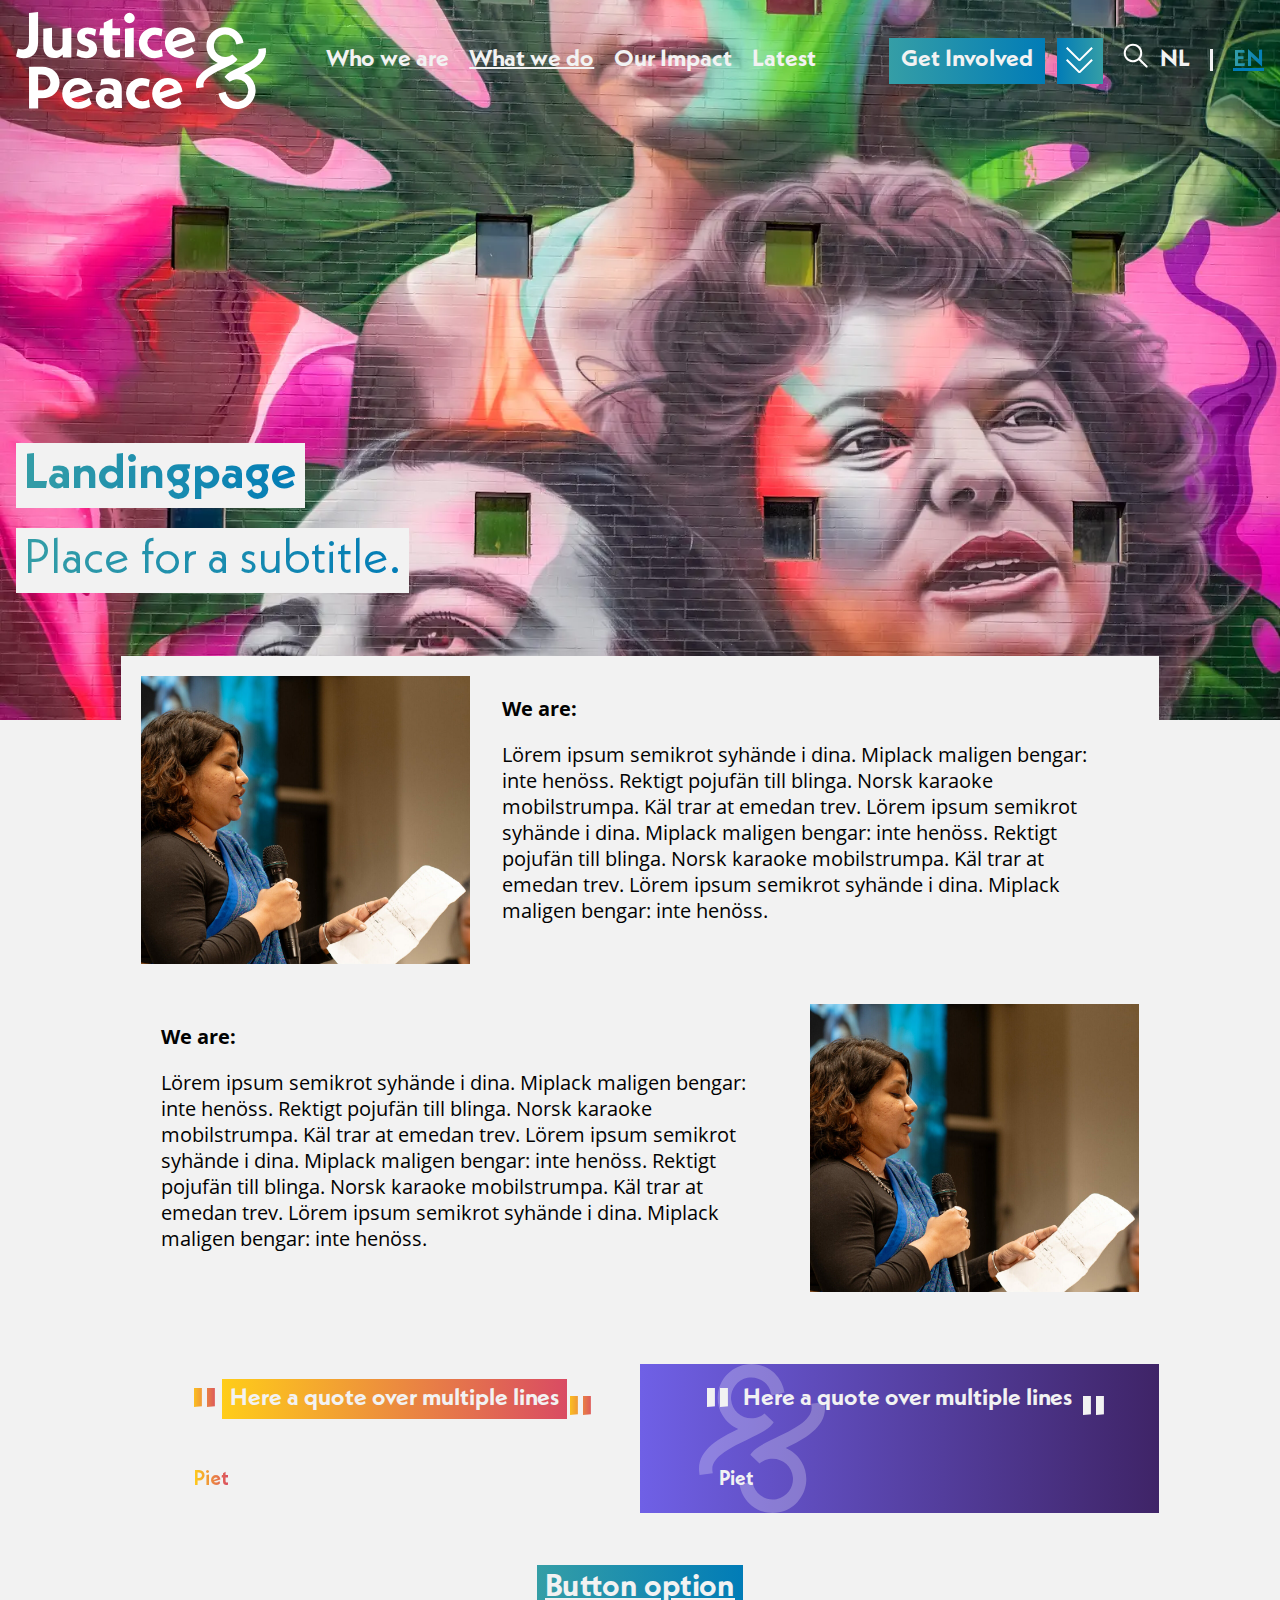
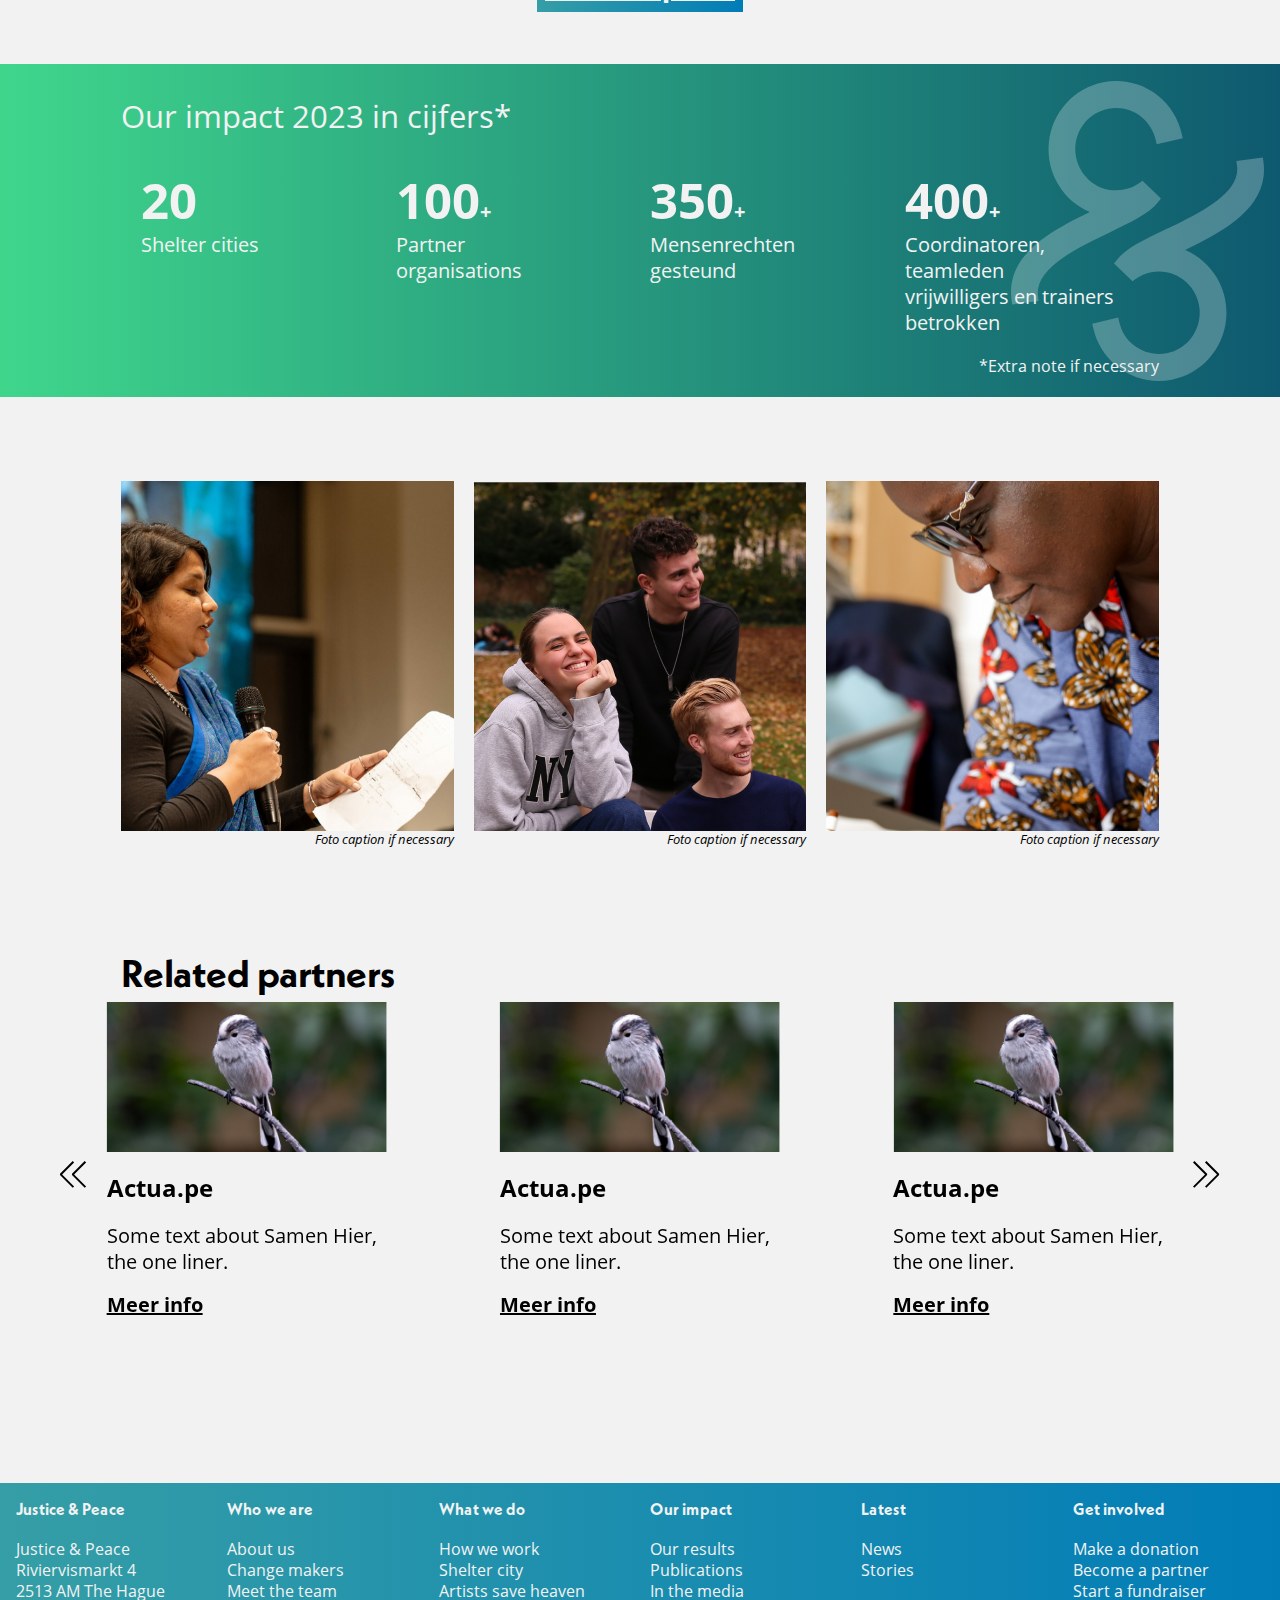
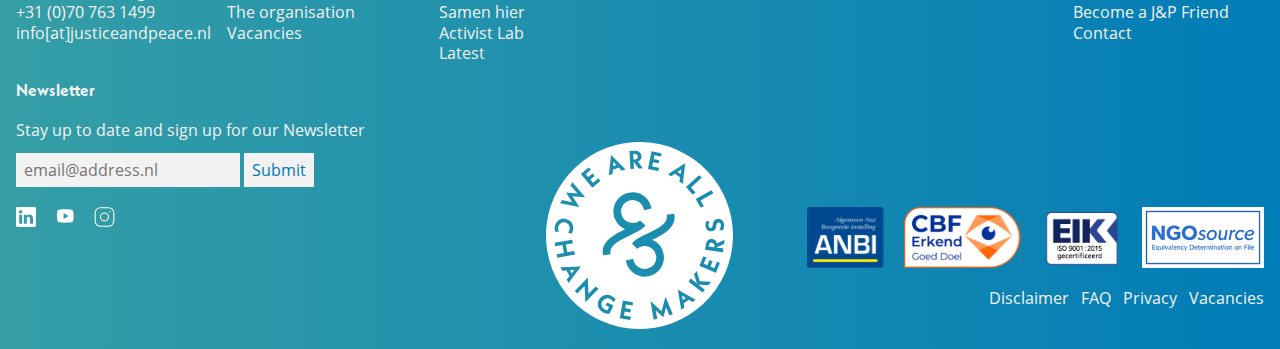
<file: landingpage.html>
<!DOCTYPE html>
<html lang="en">

  <head>
    <title>Justice & Peace</title>
    <meta charset="UTF-8">
    <meta http-equiv="X-UA-Compatible" content="IE=edge">
    <meta name="viewport" content="width=device-width, initial-scale=1.0">
    <link rel="apple-touch-icon" sizes="180x180" href="/apple-touch-icon.png">
    <link rel="icon" type="image/png" sizes="32x32" href="/favicon-32x32.png">
    <link rel="icon" type="image/png" sizes="16x16" href="/favicon-16x16.png">
    <link rel="manifest" href="/site.webmanifest">
    <link rel="mask-icon" href="/safari-pinned-tab.svg" color="#5bbad5">
    <meta name="msapplication-TileColor" content="#da532c">
    <meta name="theme-color" content="#ffffff">
    <link rel="stylesheet" href="assets/css/app.css">

    <!-- ----- -->
    <link
      rel="stylesheet"
      href="https://cdn.jsdelivr.net/npm/swiper@11/swiper-bundle.min.css"
    />
    <script src="https://cdn.jsdelivr.net/npm/swiper@11/swiper-bundle.min.js"></script>
    <!-- https://swiperjs.com/get-started -->

  </head>

  <body>
    <header class="middle">   

      <div class="container">

        <div class="menu-wrappert">
        
        <a href="/index.html">
        <img class="logo" src="./assets/images/J&P-rebrand-def-rgb_Logo-white.svg" alt="Logo Justice & Peace" loading="eager">
        </a>
      
        <nav>
          <!-- mobile menu -->
            <div class="mobile-open" id="mobile-menu">
                <p>Menu</p>
            </div>

            <div class="menu-wrapper" id="mobile-open">

              <div class="mobile-menu-wrapper">
                <div class="mobile-open" id="mobile-close">
                  <p>X</p>
                </div>
              </div>

              <ul class="menu">
                <li id="dropdown-menu-mobile"><a href="">Who we are</a>
                  <ul class="dropdown" id="dropdown-mobile-open">
                    <li><a href="./landingpage.html">About us</a></li>
                    <li><a href="./news-stories.html">Change makers</a></li>
                    <li><a href="./page.html">Meet the team</a></li>
                    <li><a href="">The organisation</a></li>
                    <li><a href="">Vacancies</a></li>
                  </ul>
                </li>
                <li><a href="./landingpage.html">What we do</a></li>
                <li><a href="./page.html">Our Impact</a></li>
                <li><a href="./news-stories-overview.html">Latest</a></li>
            </ul>

              <ul class="search-menu">
                <li><a href="">
                    <svg width="25" height="25" viewBox="0 0 25 25" fill="none" xmlns="http://www.w3.org/2000/svg">
                      <path fill-rule="evenodd" clip-rule="evenodd" d="M15.7793 17.2382C13.9261 18.719 11.5761 19.4339 9.21219 19.2362C6.84825 19.0385 4.64975 17.9431 3.06822 16.175C1.4867 14.4069 0.642203 12.1004 0.708184 9.7291C0.774165 7.35782 1.74561 5.10181 3.42301 3.42441C5.1004 1.74702 7.35641 0.775569 9.72769 0.709588C12.099 0.643607 14.4055 1.4881 16.1736 3.06963C17.9417 4.65115 19.0371 6.84965 19.2348 9.21359C19.4325 11.5775 18.7176 13.9275 17.2368 15.7807L24.3263 22.8689C24.4277 22.9633 24.5089 23.0771 24.5653 23.2036C24.6217 23.3301 24.652 23.4667 24.6544 23.6052C24.6569 23.7436 24.6314 23.8812 24.5795 24.0096C24.5276 24.138 24.4504 24.2546 24.3525 24.3525C24.2546 24.4505 24.1379 24.5277 24.0095 24.5795C23.8811 24.6314 23.7436 24.6569 23.6051 24.6544C23.4667 24.652 23.3301 24.6217 23.2036 24.5653C23.0771 24.509 22.9633 24.4277 22.8688 24.3264L15.7793 17.2382ZM4.88109 15.0905C3.8719 14.0812 3.18455 12.7954 2.90592 11.3956C2.62729 9.99573 2.76988 8.54472 3.31567 7.22591C3.86146 5.9071 4.78595 4.77968 5.97231 3.98614C7.15867 3.19259 8.55364 2.76855 9.98093 2.76759C11.4082 2.76663 12.8038 3.18879 13.9912 3.98074C15.1786 4.77268 16.1046 5.89886 16.6522 7.21693C17.1997 8.53501 17.3443 9.98583 17.0675 11.386C16.7908 12.7862 16.1052 14.073 15.0973 15.0836L15.0905 15.0905L15.0836 15.096C13.7293 16.4471 11.8942 17.2054 9.9812 17.2044C8.06823 17.2034 6.23388 16.4431 4.88109 15.0905Z" fill="white"/>
                    </svg>
                  </a></li>
                <li><a href="">NL</a><span></span><a href="">EN</a></li>
              </ul>
              
              <div class="cta-menu" id="cta-menu">
                  <p>Get Involved</p>
                  <div class="cta-arrow">
                    <svg fill="none" height="14" viewBox="0 0 13 14" width="13" xmlns="http://www.w3.org/2000/svg" xmlns:xlink="http://www.w3.org/1999/xlink"><mask id="a" fill="#fff"><path clip-rule="evenodd" d="m13.414.707-.707-.707-6 6-6-6-.707.707 6.353 6.354h.708zm0 6-.707-.707-6 6-6-6-.707.707 6.353 6.354h.708z" fill="#fff" fill-rule="evenodd"/></mask><g fill="#fff"><path clip-rule="evenodd" d="m13.414.707-.707-.707-6 6-6-6-.707.707 6.353 6.354h.708zm0 6-.707-.707-6 6-6-6-.707.707 6.353 6.354h.708z" fill-rule="evenodd"/><path d="m13.414.707 2.8286 2.8282 2.828-2.828422-2.8282-2.828208zm-.707-.707 2.8284-2.82843-2.8284-2.82842-2.82843 2.82842zm-6 6-2.82843 2.82843 2.82843 2.82847 2.82843-2.82847zm-6-6 2.82843-2.82843-2.82843-2.82842-2.82843 2.82842zm-.707.707-2.82843-2.82843-2.8282 2.828207 2.82798 2.828423zm6.353 6.354-2.82865 2.8282 1.17161 1.1718h1.65704zm.708 0v4h1.65704l1.17161-1.1718zm6.353-.354 2.8286 2.8282 2.828-2.82842-2.8282-2.82821zm-.707-.707 2.8284-2.82843-2.8284-2.828424-2.82843 2.828424zm-6 6-2.82843 2.8284 2.82843 2.8285 2.82843-2.8285zm-6-6 2.82843-2.82843-2.828429-2.828424-2.828431 2.828424zm-.707.707-2.82843-2.82843-2.8282 2.82821 2.82798 2.82842zm6.353 6.354-2.82865 2.8282 1.17161 1.1718h1.65704zm.708 0v4h1.65704l1.17161-1.1718zm9.1814-15.18243-.707-.707-5.65683 5.65686.70703.707zm-6.36383-.707-6 6 5.65686 5.65686 5.99997-6zm-.34314 6-6-6-5.65686 5.65686 6 6zm-11.65686-6-.707.707 5.65686 5.65686.707-.707zm-.70722 6.36363 6.353 6.354 5.6573-5.6564-6.353-6.354zm9.18165 7.5258h.708v-8h-.708zm3.53665-1.1718 6.35295-6.354-5.6572-5.6564-6.35305 6.354zm6.35275-6.01063-.707-.707-5.65683 5.65686.70703.707zm-6.36383-.707-6 6 5.65686 5.65683 5.99997-5.99997zm-.34314 6-6-6-5.65686 5.65686 6 5.99997zm-11.65686-6-.707.707 5.65686 5.65686.707-.707zm-.70722 6.36363 6.353 6.354 5.6573-5.6564-6.353-6.354zm9.18165 7.5258h.708v-8h-.708zm3.53665-1.1718 6.35295-6.354-5.6572-5.6564-6.35305 6.354z" mask="url(#a)"/></g></svg>
                  </div>
              </div>

              <div class="cta-wrapper">
                    <ul class="dropdown" id="cta-menu-open">
                      <li><a href="">Make a donation</a></li>
                      <li><a href="">Become a partner</a></li>
                      <li><a href="">Start a fundraiser</a></li>
                      <li><a href="">Volunteer</a></li>
                      <li><a href="">Become a J&P friend</a></li>
                      <li><a href="">Contact</a></li>
                    </ul>
              </div>
                
            </div>

            <!-- Desktop menu -->
            <div id="background-menu"></div>

          <div class="menu-600px">
            <ul class="menu" id="hide-menu-cta-click">
              <li class="dropdown"><a href="./landingpage.html">Who we are</a>
                <ul class="dropdown-content">
                  <li><a href="./landingpage.html">About us</a></li>
                  <li><a href="./news-stories.html">Change makers</a></li>
                  <li><a href="./page.html">Meet the team</a></li>
                  <li><a href="./news-stories-overview.html">The organisation</a></li>
                  <li><a href="">Vacancies</a></li>
                </ul>
              </li>
              <li class="active"><a href="./page.html">What we do</a></li>
              <li class="dropdown"><a href="">Our Impact</a>
                <ul class="dropdown-content">
                  <li><a href="">About us</a></li>
                  <li><a href="">Change makers</a></li>
                </ul>
              </li>
              <li><a href="./news-stories-overview.html">Latest</a></li>
            </ul>

            <div class="menu-container">
              <div class="cta-menu">
                <div class="cta-container" id="cta-dropdown">
                    <div class="cta-block">
                      <p id="cta-box">Get Involved</p>  
                      <div class="cta-arrow" id="cta-arrow">
                          <svg width="14" height="14" viewBox="0 0 14 14" fill="none" xmlns="http://www.w3.org/2000/svg">
                            <mask id="path-1-inside-1_34_246" fill="">
                            <path fill-rule="evenodd" clip-rule="evenodd" d="M13.414 0.707L12.707 0L6.707 6L0.707 0L0 0.707L6.353 7.061H7.061L13.414 0.707ZM13.414 6.707L12.707 6L6.707 12L0.707 6L0 6.707L6.353 13.061H7.061L13.414 6.707Z"/>
                            </mask>
                            <path id="cta-icon" fill-rule="evenodd" clip-rule="evenodd" d="M13.414 0.707L12.707 0L6.707 6L0.707 0L0 0.707L6.353 7.061H7.061L13.414 0.707ZM13.414 6.707L12.707 6L6.707 12L0.707 6L0 6.707L6.353 13.061H7.061L13.414 6.707Z" fill="white"/>
                            <path d="M13.414 0.707L16.2426 3.5352L19.0706 0.706778L16.2424 -2.12143L13.414 0.707ZM12.707 0L15.5354 -2.82843L12.707 -5.65685L9.87857 -2.82843L12.707 0ZM6.707 6L3.87857 8.82843L6.707 11.6569L9.53543 8.82843L6.707 6ZM0.707 0L3.53543 -2.82843L0.707 -5.65685L-2.12143 -2.82843L0.707 0ZM0 0.707L-2.82843 -2.12143L-5.65663 0.706777L-2.82865 3.5352L0 0.707ZM6.353 7.061L3.52435 9.8892L4.69596 11.061H6.353V7.061ZM7.061 7.061V11.061H8.71804L9.88965 9.8892L7.061 7.061ZM13.414 6.707L16.2426 9.5352L19.0706 6.70678L16.2424 3.87857L13.414 6.707ZM12.707 6L15.5354 3.17157L12.707 0.343146L9.87857 3.17157L12.707 6ZM6.707 12L3.87857 14.8284L6.707 17.6569L9.53543 14.8284L6.707 12ZM0.707 6L3.53543 3.17157L0.707001 0.343146L-2.12143 3.17157L0.707 6ZM0 6.707L-2.82843 3.87857L-5.65663 6.70678L-2.82865 9.5352L0 6.707ZM6.353 13.061L3.52435 15.8892L4.69596 17.061H6.353V13.061ZM7.061 13.061V17.061H8.71804L9.88965 15.8892L7.061 13.061ZM16.2424 -2.12143L15.5354 -2.82843L9.87857 2.82843L10.5856 3.53543L16.2424 -2.12143ZM9.87857 -2.82843L3.87857 3.17157L9.53543 8.82843L15.5354 2.82843L9.87857 -2.82843ZM9.53543 3.17157L3.53543 -2.82843L-2.12143 2.82843L3.87857 8.82843L9.53543 3.17157ZM-2.12143 -2.82843L-2.82843 -2.12143L2.82843 3.53543L3.53543 2.82843L-2.12143 -2.82843ZM-2.82865 3.5352L3.52435 9.8892L9.18165 4.2328L2.82865 -2.1212L-2.82865 3.5352ZM6.353 11.061H7.061V3.061H6.353V11.061ZM9.88965 9.8892L16.2426 3.5352L10.5854 -2.1212L4.23235 4.2328L9.88965 9.8892ZM16.2424 3.87857L15.5354 3.17157L9.87857 8.82843L10.5856 9.53543L16.2424 3.87857ZM9.87857 3.17157L3.87857 9.17157L9.53543 14.8284L15.5354 8.82843L9.87857 3.17157ZM9.53543 9.17157L3.53543 3.17157L-2.12143 8.82843L3.87857 14.8284L9.53543 9.17157ZM-2.12143 3.17157L-2.82843 3.87857L2.82843 9.53543L3.53543 8.82843L-2.12143 3.17157ZM-2.82865 9.5352L3.52435 15.8892L9.18165 10.2328L2.82865 3.8788L-2.82865 9.5352ZM6.353 17.061H7.061V9.061H6.353V17.061ZM9.88965 15.8892L16.2426 9.5352L10.5854 3.8788L4.23235 10.2328L9.88965 15.8892Z" fill="white" mask="url(#path-1-inside-1_34_246)"/>
                          </svg>
                      </div>
                    </div>

                    <ul class="dropdown-cta" id="cta-content-dropdown">
                      <li><a href="">Make a donation</a></li>
                      <li><a href="">Become a partner</a></li>
                      <li><a href="">Start a fundraiser</a></li>
                      <li><a href="">Volunteer</a></li>
                      <li><a href="">Become a J&P friend</a></li>
                      <li><a href="">Contact</a></li>
                    </ul>
                  </div>
              </div>

              <ul class="search-menu">
                <li><a href="">
                    <svg width="25" height="25" viewBox="0 0 25 25" fill="none" xmlns="http://www.w3.org/2000/svg">
                      <path fill-rule="evenodd" clip-rule="evenodd" d="M15.7793 17.2382C13.9261 18.719 11.5761 19.4339 9.21219 19.2362C6.84825 19.0385 4.64975 17.9431 3.06822 16.175C1.4867 14.4069 0.642203 12.1004 0.708184 9.7291C0.774165 7.35782 1.74561 5.10181 3.42301 3.42441C5.1004 1.74702 7.35641 0.775569 9.72769 0.709588C12.099 0.643607 14.4055 1.4881 16.1736 3.06963C17.9417 4.65115 19.0371 6.84965 19.2348 9.21359C19.4325 11.5775 18.7176 13.9275 17.2368 15.7807L24.3263 22.8689C24.4277 22.9633 24.5089 23.0771 24.5653 23.2036C24.6217 23.3301 24.652 23.4667 24.6544 23.6052C24.6569 23.7436 24.6314 23.8812 24.5795 24.0096C24.5276 24.138 24.4504 24.2546 24.3525 24.3525C24.2546 24.4505 24.1379 24.5277 24.0095 24.5795C23.8811 24.6314 23.7436 24.6569 23.6051 24.6544C23.4667 24.652 23.3301 24.6217 23.2036 24.5653C23.0771 24.509 22.9633 24.4277 22.8688 24.3264L15.7793 17.2382ZM4.88109 15.0905C3.8719 14.0812 3.18455 12.7954 2.90592 11.3956C2.62729 9.99573 2.76988 8.54472 3.31567 7.22591C3.86146 5.9071 4.78595 4.77968 5.97231 3.98614C7.15867 3.19259 8.55364 2.76855 9.98093 2.76759C11.4082 2.76663 12.8038 3.18879 13.9912 3.98074C15.1786 4.77268 16.1046 5.89886 16.6522 7.21693C17.1997 8.53501 17.3443 9.98583 17.0675 11.386C16.7908 12.7862 16.1052 14.073 15.0973 15.0836L15.0905 15.0905L15.0836 15.096C13.7293 16.4471 11.8942 17.2054 9.9812 17.2044C8.06823 17.2034 6.23388 16.4431 4.88109 15.0905Z" fill="white"/>
                    </svg>
                  </a></li>
                <li><a href="">NL</a><span></span><a id="active-language" href="">EN</a></li>
              </ul>

            </div>
          </div>
        </nav>
        
      </div>
    </div>

       <figure class="hero">
        <img src="assets/images/hero.webp" loading="eager" alt="hero afbeelding"/>
      </figure>

      <div class="container header-title-middle">
        <span class="title-header">
          <h1><span>Landingpage</span></h1>
        </span>
        <!-- not visible if there is no subtile -->
        <span class="subtitle-header">
          <h2><span>Place for a subtitle.</span></h2>
        </span>
        
        <!-- not visible if there is no link -->
        <!-- <a class="herobutton background-link" href="">Find out more</a> -->

      </div>
      
      <!-- <div class="pacman left-top"></div> -->
    </header>

    <main>
<!-- text right + image container -->
      <div class="container">
        <div class="grid-1-2">
          <img class="block-image" src="assets/images/news.jpeg">
          <div class="text-block ">
            <p class="intro">We are:</p>
            <p>Lörem ipsum semikrot syhände i dina. Miplack maligen bengar: inte henöss. Rektigt pojufän till blinga. Norsk karaoke mobilstrumpa. Käl trar at emedan trev. Lörem ipsum semikrot syhände i dina. Miplack maligen bengar: inte henöss. Rektigt pojufän till blinga. Norsk karaoke mobilstrumpa. Käl trar at emedan trev. Lörem ipsum semikrot syhände i dina. Miplack maligen bengar: inte henöss.</p>
          </div>
        </div>
 <!-- text left + image container -->
        <div class="grid-2-1">
          <img class="block-image" src="assets/images/news.jpeg">
          <div class="text-block ">
            <p class="intro">We are:</p>
            <p>Lörem ipsum semikrot syhände i dina. Miplack maligen bengar: inte henöss. Rektigt pojufän till blinga. Norsk karaoke mobilstrumpa. Käl trar at emedan trev. Lörem ipsum semikrot syhände i dina. Miplack maligen bengar: inte henöss. Rektigt pojufän till blinga. Norsk karaoke mobilstrumpa. Käl trar at emedan trev. Lörem ipsum semikrot syhände i dina. Miplack maligen bengar: inte henöss.</p>
          </div>
        </div>
      </div>

<!-- quote container -->
<!-- background gradient color can be picked by hand -->
      <div class="container">
        <div class="quote-container">
          <div class="quote-wrapper">
            <div class="quote-text">
              <span></span>
              <span class="yellow-gradient">Here a quote over multiple lines</span>
              <style>
                .quote-text span::after,
                .quote-text span::before {
                  background: var(--color-yellow-gradient);
                  background-clip: text;
                  -webkit-background-clip: text;
                  -webkit-text-fill-color: transparent;
                }
              </style>
              <p class="quotee gradient-text yellow-gradient">Piet</p>
            </div>

          </div>
          <div class="quote-wrapper purple-gradient">
            <div class="quote-text-background">
              <span></span>
              <span>Here a quote over multiple lines</span>
              <p class="quotee">Piet</p>
            </div>
          </div>
        </div>
      </div>

<!-- button container -->
      <div class="container">
        <a href="" class="button center-button">Button option</a>
      </div>

<!-- impact block container -->
<!-- background gradient color can be picked by hand -->
      <div class="impact-block green-gradient">
        <div class="background-logo container">
          <p>Our impact 2023 in cijfers*</p>
            <div class="list-impact">
              <div>
                <p>20</p>
                <ul>
                  <li>Shelter cities</li>
                </ul>
              </div>
              <div>
                <p>100<span class="small-font">+</span></p>
                <ul>
                  <li>Partner</li>
                  <li>organisations</li>
                </ul>
              </div>
              <div>
                <p>350<span class="small-font">+</span></p>
                <ul>
                  <li>Mensenrechten</li>
                  <li>gesteund</li>
                </ul>
              </div>
              <div>
                <p>400<span class="small-font">+</span></p>
                <ul>
                  <li>Coordinatoren,</li>
                  <li>teamleden</li>
                  <li>vrijwilligers en
                    trainers </li>
                  <li>betrokken</li>
                </ul>
              </div>
            </div>
          <p>*Extra note if necessary</p>
        </div>
      </div>

<!-- image container -->
      <div class="container">
        <div class="foto-tile">
          <div>
            <dialog id="dialog1">
              <form method="dialog">
                <button>
                  <img src="assets/images/news.jpeg" alt="">
                  <p>Foto caption if necessary</p>
                </button>
              </form>
            </dialog>
            <button onclick="dialog1.showModal()"><img src="assets/images/news.jpeg" alt=""></button>
            <p>Foto caption if necessary</p>
          </div>

          <div>
            <dialog id="dialog2">
              <form method="dialog">
                <button>
                  <img src="assets/images/photo1.png" alt="">
                  <p>Foto caption if necessary</p>
                </button>
              </form>
            </dialog>
            <button onclick="dialog2.showModal()"><img src="assets/images/photo1.png" alt=""></button>
            <p>Foto caption if necessary</p>
          </div>

          <div>
            <dialog id="dialog3">
              <form method="dialog">
                <button>
                  <img src="assets/images/photo2.png" alt="">
                  <p>Foto caption if necessary</p>
                </button>
              </form>
            </dialog>
            <button onclick="dialog3.showModal()"><img src="assets/images/photo2.png" alt=""></button>
            <p>Foto caption if necessary</p>
          </div>
        </div>
      </div>

<!-- slider containter -->
      <div class="container swiper-title">
        <p class="title">Related partners</p>
      </div>
      <div class="swiper container">
        <div class="swiper-button-prev"></div>

        <div class="swiper-wrapper">
          <!-- Slides -->
          <div class="swiper-slide">
            <div class="related-partners-title">
              <figure>
                <img src="./assets/images/bird2.jpg" alt="">
              </figure>
              <p>Actua.pe</p>
              <p>Some text about 
                Samen Hier, the one liner.</p>
              <a href="">Meer info</a>
            </div>     
          </div>
          <!-- ----- -->
          <div class="swiper-slide">
            <div class="related-partners-title">
              <figure>
                <img src="./assets/images/bird2.jpg" alt="">
              </figure>
              <p>Actua.pe</p>
              <p>Some text about 
                Samen Hier, the one liner.</p>
              <a href="">Meer info</a>
            </div>     
          </div>
          <div class="swiper-slide">
            <div class="related-partners-title">
              <figure>
                <img src="./assets/images/bird2.jpg" alt="">
              </figure>
              <p>Actua.pe</p>
              <p>Some text about 
                Samen Hier, the one liner.</p>
              <a href="">Meer info</a>
            </div>     
          </div>
          <div class="swiper-slide">
            <div class="related-partners-title">
              <figure>
                <img src="./assets/images/bird2.jpg" alt="">
              </figure>
              <p>Actua.pe</p>
              <p>Some text about 
                Samen Hier, the one liner.</p>
              <a href="">Meer info</a>
            </div>     
          </div>
          <div class="swiper-slide">
            <div class="related-partners-title">
              <figure>
                <img src="./assets/images/bird2.jpg" alt="">
              </figure>
              <p>Actua.pe</p>
              <p>Some text about 
                Samen Hier, the one liner.</p>
              <a href="">Meer info</a>
            </div>     
          </div>
        </div>
        
        <div class="swiper-button-next"></div>
      </div>
      <script>
        const swiper = new Swiper('.swiper', {
          centeredSlides: 'true',
          // Default parameters
          slidesPerView: 3,
          // Responsive breakpoints
          breakpoints: {
            // when window width is >= 700
            320: {
              slidesPerView: 1,
              
            },
            // when window width is >= 900
            900: {
              slidesPerView: 3,
              
            },        
            },
          // Optional parameters
          direction: 'horizontal',
          loop: true,

          // Navigation arrows
          navigation: {
            nextEl: '.swiper-button-next',
            prevEl: '.swiper-button-prev',
          },
          on: {
            init: function () {
              // Set the display of .swiper-slide to flex when the Swiper is initialized
              document.querySelectorAll('.swiper-slide').forEach((slide) => {
                slide.style.display = 'flex';
              });
            },
          },
        });

      </script>

    </main> 

    <footer>
      <div class="container">
        <div class="footer--top">
          <span>
            <h4>Justice & Peace</h4>
            <address>
              Justice & Peace<br>
              Riviervismarkt 4<br>
              2513 AM The Hague<br>
              +31 (0)70 763 1499<br>
              info[at]justiceandpeace.nl
            </address>
          </span>
          <span>
            <h4>Who we are</h4>
            <ul>
              <li><a href="">About us</a></li>
              <li><a href="">Change makers</a></li>
              <li><a href="">Meet the team</a></li>
              <li><a href="">The organisation</a></li>
              <li><a href="">Vacancies</a></li>
            </ul>
          </span>
          <span>
            <h4>What we do</h4>
              <ul>
                <li><a href="">How we work</a></li>
                <li><a href="">Shelter city</a></li>
                <li><a href="">Artists save heaven</a></li>
                <li><a href="">Samen hier</a></li>
                <li><a href="">Activist Lab</a></li>
                <li><a href="">Latest</a></li>
              </ul>
          </span>
          <span>
            <h4>Our impact</h4>
            <ul>
              <li><a href="">Our results</a></li>
              <li><a href="">Publications</a></li>
              <li><a href="">In the media</a></li>
            </ul>
          </span>
          <span>
            <h4>Latest</h4>
            <ul>
              <li><a href="">News</a></li>
              <li><a href="">Stories</a></li>
            </ul>
          </span>
          <span>
            <h4>Get involved</h4>
            <ul>
              <li><a href="">Make a donation</a></li>
              <li><a href="">Become a partner</a></li>
              <li><a href="">Start a fundraiser</a></li>
              <li><a href="">Become a J&P Friend</a></li>
              <li><a href="">Contact</a></li>
            </ul>
          </span>

        </div>
        <div class="footer--middle">
          <h4>Newsletter</h4>
          <p>Stay up to date and sign up for our Newsletter</p>
          <form>
            <input type="email" placeholder="email@address.nl" />
            <input type="submit" value="Submit" />
          </form>
        </div>
        <div class="footer--subbottom">
          <ul class="socials">
            <li><a href=""><svg width="20" height="20" viewBox="0 0 20 20" fill="none" xmlns="http://www.w3.org/2000/svg">
              <path d="M0 1.4325C0 0.64125 0.6575 0 1.46875 0H18.5312C19.3425 0 20 0.64125 20 1.4325V18.5675C20 19.3587 19.3425 20 18.5312 20H1.46875C0.6575 20 0 19.3587 0 18.5675V1.4325ZM6.17875 16.7425V7.71125H3.1775V16.7425H6.17875ZM4.67875 6.4775C5.725 6.4775 6.37625 5.785 6.37625 4.9175C6.3575 4.03125 5.72625 3.3575 4.69875 3.3575C3.67125 3.3575 3 4.0325 3 4.9175C3 5.785 3.65125 6.4775 4.65875 6.4775H4.67875ZM10.8138 16.7425V11.6988C10.8138 11.4288 10.8337 11.1587 10.9137 10.9662C11.13 10.4275 11.6238 9.86875 12.4538 9.86875C13.54 9.86875 13.9738 10.6962 13.9738 11.9113V16.7425H16.975V11.5625C16.975 8.7875 15.495 7.4975 13.52 7.4975C11.9275 7.4975 11.2137 8.3725 10.8138 8.98875V9.02H10.7938C10.8004 9.00957 10.8071 8.99915 10.8138 8.98875V7.71125H7.81375C7.85125 8.55875 7.81375 16.7425 7.81375 16.7425H10.8138Z" fill="white"/>
              </svg> </a></li>
            <li><a href=""><svg width="18" height="14" viewBox="0 0 18 14" fill="none" xmlns="http://www.w3.org/2000/svg">
              <path d="M9.45333 0.333252C9.89833 0.335752 11.0117 0.346585 12.195 0.394085L12.615 0.412418C13.8058 0.468252 14.9958 0.564919 15.5867 0.729085C16.3742 0.950752 16.9925 1.59575 17.2017 2.41409C17.535 3.71409 17.5767 6.24909 17.5817 6.86325L17.5825 6.98992V7.13492C17.5767 7.74908 17.535 10.2849 17.2017 11.5841C16.99 12.4049 16.3708 13.0508 15.5867 13.2691C14.9958 13.4333 13.8058 13.5299 12.615 13.5858L12.195 13.6049C11.0117 13.6516 9.89833 13.6633 9.45333 13.6649L9.2575 13.6658H9.045C8.10333 13.6599 4.165 13.6174 2.91166 13.2691C2.125 13.0474 1.50583 12.4024 1.29666 11.5841C0.963331 10.2841 0.921664 7.74908 0.916664 7.13492V6.86325C0.921664 6.24909 0.963331 3.71325 1.29666 2.41409C1.50833 1.59325 2.1275 0.947418 2.9125 0.729918C4.165 0.380752 8.10416 0.338252 9.04583 0.333252H9.45333ZM7.5825 4.08325V9.91658L12.5825 6.99992L7.5825 4.08325Z" fill="white"/>
              </svg> </a></li>
            <li><a href=""><svg width="21" height="20" viewBox="0 0 21 20" fill="none" xmlns="http://www.w3.org/2000/svg">
              <path d="M15.1667 4.66675H16.5M6.5 0.666748H14.5C15.9145 0.666748 17.271 1.22865 18.2712 2.22885C19.2714 3.22904 19.8333 4.58559 19.8333 6.00008V14.0001C19.8333 15.4146 19.2714 16.7711 18.2712 17.7713C17.271 18.7715 15.9145 19.3334 14.5 19.3334H6.5C5.08551 19.3334 3.72896 18.7715 2.72876 17.7713C1.72857 16.7711 1.16667 15.4146 1.16667 14.0001V6.00008C1.16667 4.58559 1.72857 3.22904 2.72876 2.22885C3.72896 1.22865 5.08551 0.666748 6.5 0.666748ZM10.5 14.0001C9.43913 14.0001 8.42172 13.5787 7.67157 12.8285C6.92143 12.0784 6.5 11.0609 6.5 10.0001C6.5 8.93922 6.92143 7.9218 7.67157 7.17165C8.42172 6.42151 9.43913 6.00008 10.5 6.00008C11.5609 6.00008 12.5783 6.42151 13.3284 7.17165C14.0786 7.9218 14.5 8.93922 14.5 10.0001C14.5 11.0609 14.0786 12.0784 13.3284 12.8285C12.5783 13.5787 11.5609 14.0001 10.5 14.0001Z" stroke="white" stroke-width="1.06667"/>
              </svg> </a></li>
          </ul>
          <ul class="partners">
            <li><img src="./assets/images/anbiLogo.svg" alt=""></li>
            <li><img src="./assets/images/cbfLogo.svg" alt=""></li>
            <li><img src="./assets/images/eikLogo.svg" alt=""></li>
            <li><img src="./assets/images/ngoLogo.svg" alt=""></li>
          </ul>
        </div>

        <div class="footer--bottom">
          <nav>
            <ul>
              <li><a href="">Disclaimer</a></li>
              <li><a href="">FAQ</a></li>
              <li><a href="">Privacy</a></li>
              <li><a href="">Vacancies</a></li>
            </ul>
          </nav>
        </div>

      </div>
  </footer>

    <script src="./assets/js/script.js"></script>

  </body>

</html>
</file>
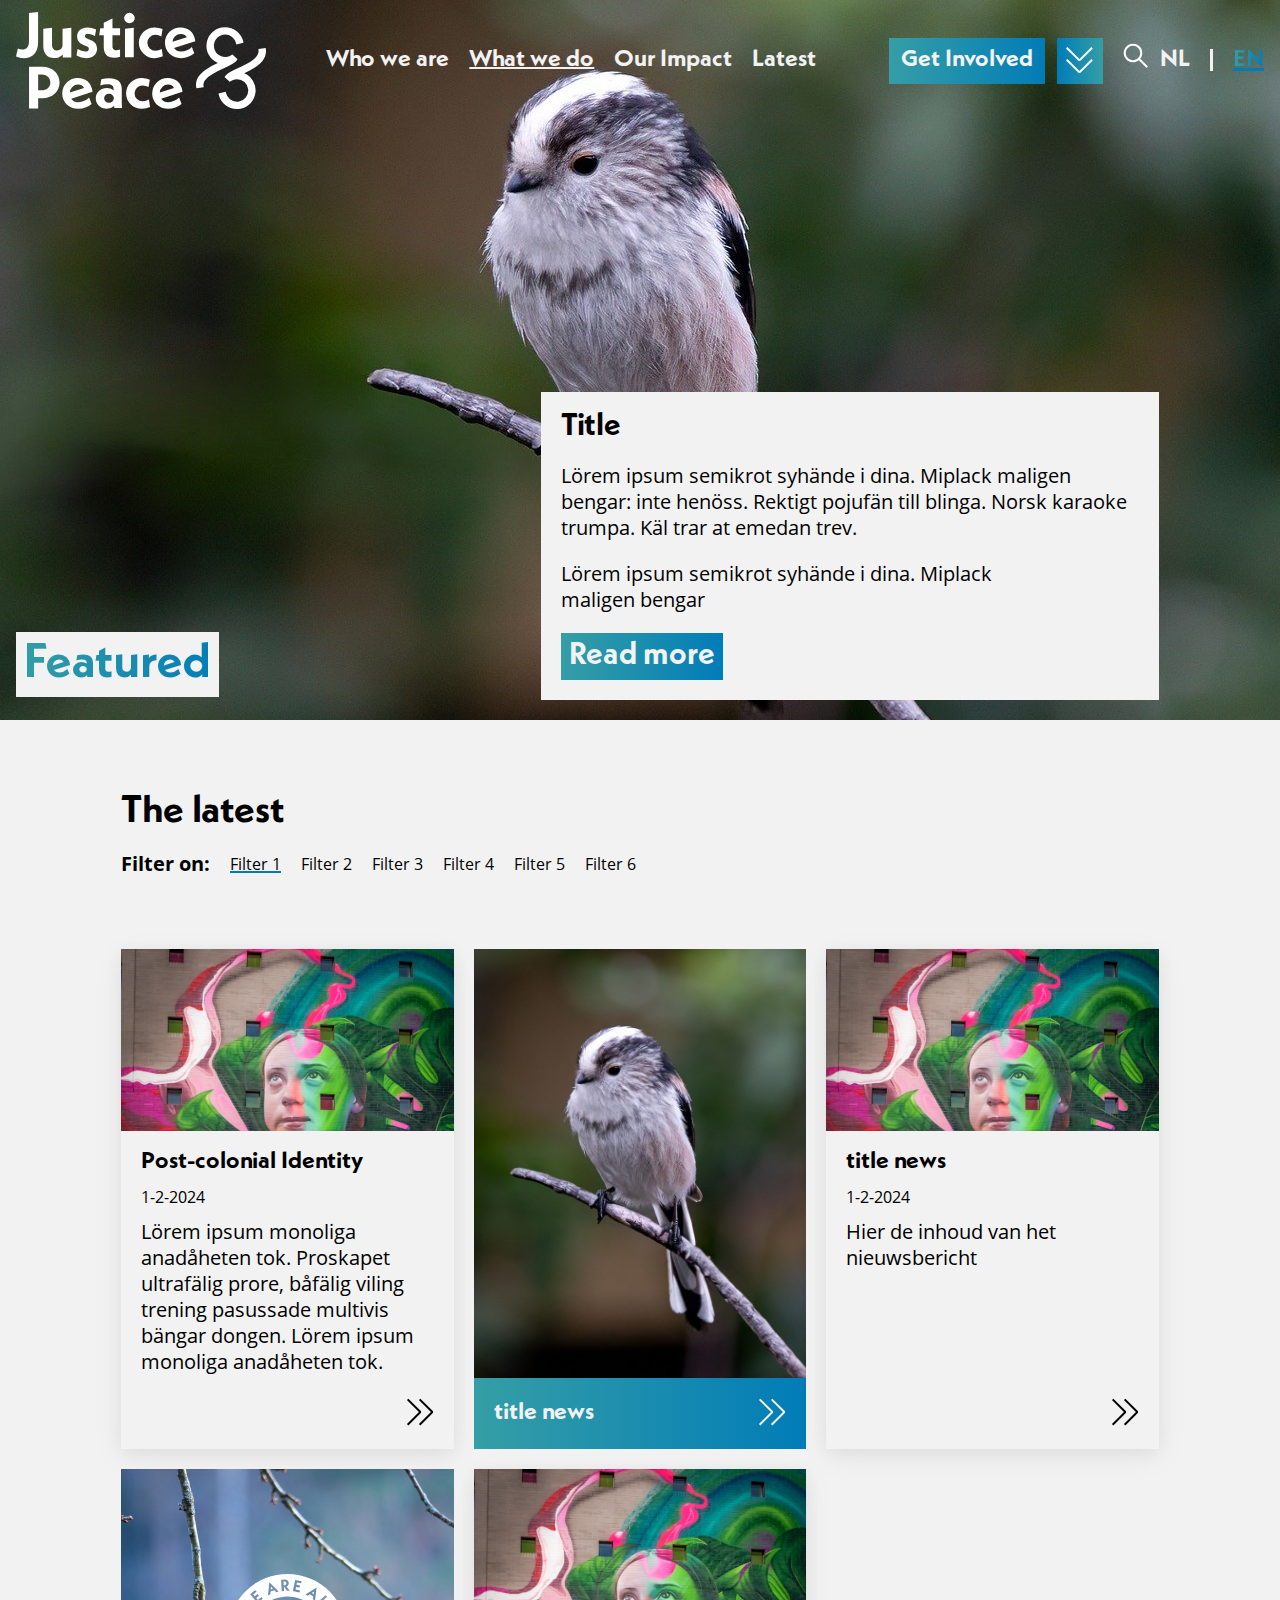
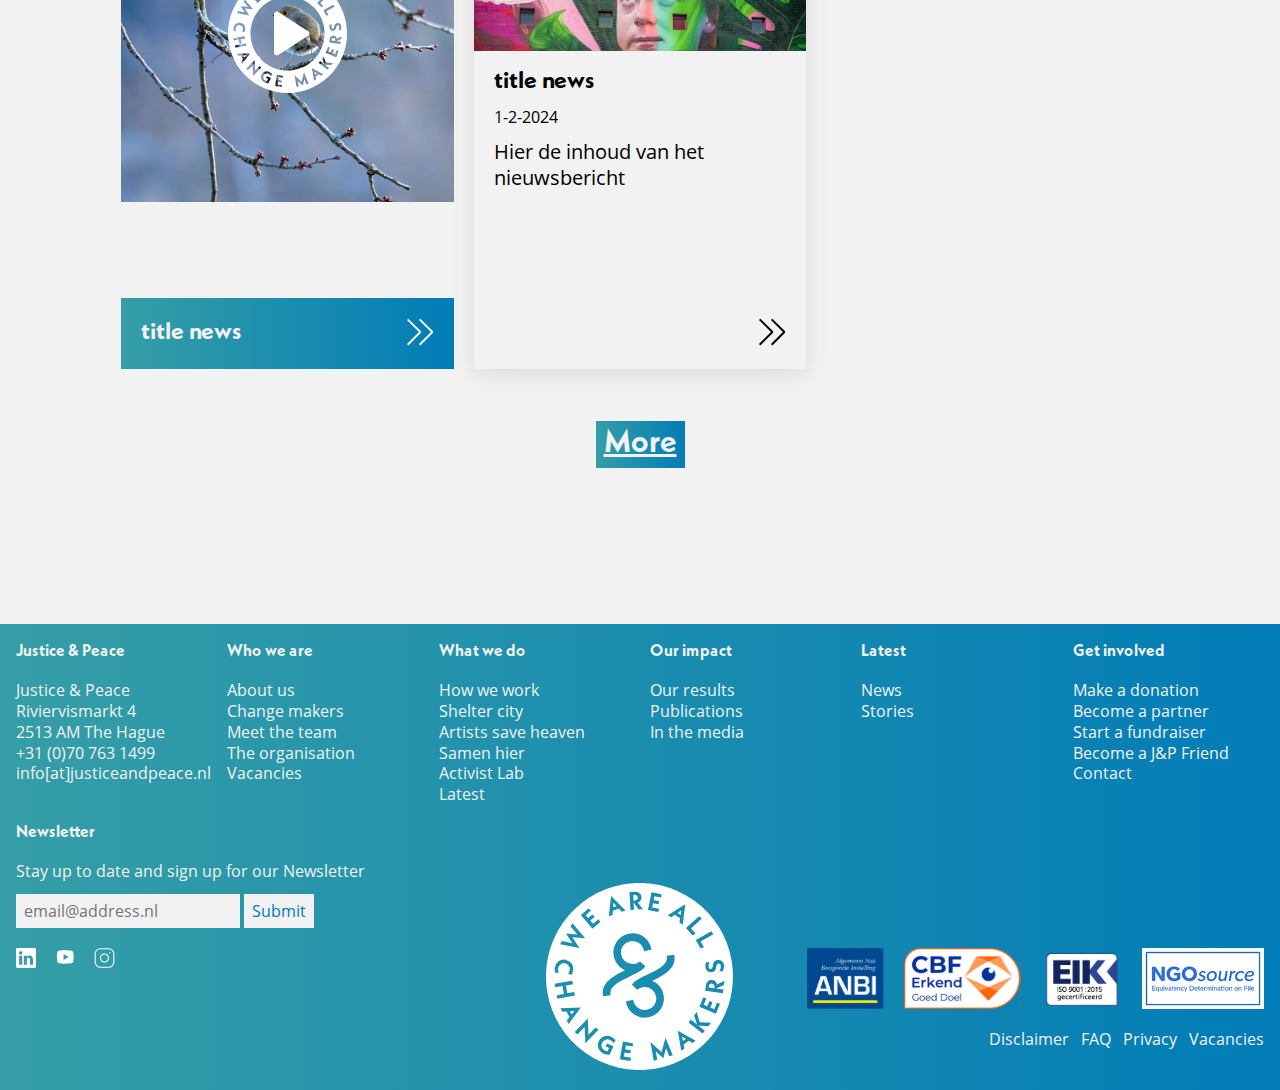
<file: news-stories-overview.html>
<!DOCTYPE html>
<html lang="en">

  <head>
    <title>Justice & Peace</title>
    <meta charset="UTF-8">
    <meta http-equiv="X-UA-Compatible" content="IE=edge">
    <meta name="viewport" content="width=device-width, initial-scale=1.0">
    <link rel="apple-touch-icon" sizes="180x180" href="/apple-touch-icon.png">
    <link rel="icon" type="image/png" sizes="32x32" href="/favicon-32x32.png">
    <link rel="icon" type="image/png" sizes="16x16" href="/favicon-16x16.png">
    <link rel="manifest" href="/site.webmanifest">
    <link rel="mask-icon" href="/safari-pinned-tab.svg" color="#5bbad5">
    <meta name="msapplication-TileColor" content="#da532c">
    <meta name="theme-color" content="#ffffff">
    <link rel="stylesheet" href="assets/css/app.css">
  </head>

  <body>
    <header class="middle">
      
      <div class="container">

        <div class="menu-wrappert">
        
        <a href="/index.html">
        <img class="logo" src="./assets/images/J&P-rebrand-def-rgb_Logo-white.svg" alt="Logo Justice & Peace" loading="eager">
        </a>
      
        <nav>
          <!-- mobile menu -->
            <div class="mobile-open" id="mobile-menu">
                <p>Menu</p>
            </div>

            <div class="menu-wrapper" id="mobile-open">

              <div class="mobile-menu-wrapper">
                <div class="mobile-open" id="mobile-close">
                  <p>X</p>
                </div>
              </div>

              <ul class="menu">
                <li id="dropdown-menu-mobile"><a href="">Who we are</a>
                  <ul class="dropdown" id="dropdown-mobile-open">
                    <li><a href="./landingpage.html">About us</a></li>
                    <li><a href="./news-stories.html">Change makers</a></li>
                    <li><a href="./page.html">Meet the team</a></li>
                    <li><a href="">The organisation</a></li>
                    <li><a href="">Vacancies</a></li>
                  </ul>
                </li>
                <li><a href="./landingpage.html">What we do</a></li>
                <li><a href="./page.html">Our Impact</a></li>
                <li><a href="./news-stories-overview.html">Latest</a></li>
            </ul>

              <ul class="search-menu">
                <li><a href="">
                    <svg width="25" height="25" viewBox="0 0 25 25" fill="none" xmlns="http://www.w3.org/2000/svg">
                      <path fill-rule="evenodd" clip-rule="evenodd" d="M15.7793 17.2382C13.9261 18.719 11.5761 19.4339 9.21219 19.2362C6.84825 19.0385 4.64975 17.9431 3.06822 16.175C1.4867 14.4069 0.642203 12.1004 0.708184 9.7291C0.774165 7.35782 1.74561 5.10181 3.42301 3.42441C5.1004 1.74702 7.35641 0.775569 9.72769 0.709588C12.099 0.643607 14.4055 1.4881 16.1736 3.06963C17.9417 4.65115 19.0371 6.84965 19.2348 9.21359C19.4325 11.5775 18.7176 13.9275 17.2368 15.7807L24.3263 22.8689C24.4277 22.9633 24.5089 23.0771 24.5653 23.2036C24.6217 23.3301 24.652 23.4667 24.6544 23.6052C24.6569 23.7436 24.6314 23.8812 24.5795 24.0096C24.5276 24.138 24.4504 24.2546 24.3525 24.3525C24.2546 24.4505 24.1379 24.5277 24.0095 24.5795C23.8811 24.6314 23.7436 24.6569 23.6051 24.6544C23.4667 24.652 23.3301 24.6217 23.2036 24.5653C23.0771 24.509 22.9633 24.4277 22.8688 24.3264L15.7793 17.2382ZM4.88109 15.0905C3.8719 14.0812 3.18455 12.7954 2.90592 11.3956C2.62729 9.99573 2.76988 8.54472 3.31567 7.22591C3.86146 5.9071 4.78595 4.77968 5.97231 3.98614C7.15867 3.19259 8.55364 2.76855 9.98093 2.76759C11.4082 2.76663 12.8038 3.18879 13.9912 3.98074C15.1786 4.77268 16.1046 5.89886 16.6522 7.21693C17.1997 8.53501 17.3443 9.98583 17.0675 11.386C16.7908 12.7862 16.1052 14.073 15.0973 15.0836L15.0905 15.0905L15.0836 15.096C13.7293 16.4471 11.8942 17.2054 9.9812 17.2044C8.06823 17.2034 6.23388 16.4431 4.88109 15.0905Z" fill="white"/>
                    </svg>
                  </a></li>
                <li><a href="">NL</a><span></span><a href="">EN</a></li>
              </ul>
              
              <div class="cta-menu" id="cta-menu">
                  <p>Get Involved</p>
                  <div class="cta-arrow">
                    <svg fill="none" height="14" viewBox="0 0 13 14" width="13" xmlns="http://www.w3.org/2000/svg" xmlns:xlink="http://www.w3.org/1999/xlink"><mask id="a" fill="#fff"><path clip-rule="evenodd" d="m13.414.707-.707-.707-6 6-6-6-.707.707 6.353 6.354h.708zm0 6-.707-.707-6 6-6-6-.707.707 6.353 6.354h.708z" fill="#fff" fill-rule="evenodd"/></mask><g fill="#fff"><path clip-rule="evenodd" d="m13.414.707-.707-.707-6 6-6-6-.707.707 6.353 6.354h.708zm0 6-.707-.707-6 6-6-6-.707.707 6.353 6.354h.708z" fill-rule="evenodd"/><path d="m13.414.707 2.8286 2.8282 2.828-2.828422-2.8282-2.828208zm-.707-.707 2.8284-2.82843-2.8284-2.82842-2.82843 2.82842zm-6 6-2.82843 2.82843 2.82843 2.82847 2.82843-2.82847zm-6-6 2.82843-2.82843-2.82843-2.82842-2.82843 2.82842zm-.707.707-2.82843-2.82843-2.8282 2.828207 2.82798 2.828423zm6.353 6.354-2.82865 2.8282 1.17161 1.1718h1.65704zm.708 0v4h1.65704l1.17161-1.1718zm6.353-.354 2.8286 2.8282 2.828-2.82842-2.8282-2.82821zm-.707-.707 2.8284-2.82843-2.8284-2.828424-2.82843 2.828424zm-6 6-2.82843 2.8284 2.82843 2.8285 2.82843-2.8285zm-6-6 2.82843-2.82843-2.828429-2.828424-2.828431 2.828424zm-.707.707-2.82843-2.82843-2.8282 2.82821 2.82798 2.82842zm6.353 6.354-2.82865 2.8282 1.17161 1.1718h1.65704zm.708 0v4h1.65704l1.17161-1.1718zm9.1814-15.18243-.707-.707-5.65683 5.65686.70703.707zm-6.36383-.707-6 6 5.65686 5.65686 5.99997-6zm-.34314 6-6-6-5.65686 5.65686 6 6zm-11.65686-6-.707.707 5.65686 5.65686.707-.707zm-.70722 6.36363 6.353 6.354 5.6573-5.6564-6.353-6.354zm9.18165 7.5258h.708v-8h-.708zm3.53665-1.1718 6.35295-6.354-5.6572-5.6564-6.35305 6.354zm6.35275-6.01063-.707-.707-5.65683 5.65686.70703.707zm-6.36383-.707-6 6 5.65686 5.65683 5.99997-5.99997zm-.34314 6-6-6-5.65686 5.65686 6 5.99997zm-11.65686-6-.707.707 5.65686 5.65686.707-.707zm-.70722 6.36363 6.353 6.354 5.6573-5.6564-6.353-6.354zm9.18165 7.5258h.708v-8h-.708zm3.53665-1.1718 6.35295-6.354-5.6572-5.6564-6.35305 6.354z" mask="url(#a)"/></g></svg>
                  </div>
              </div>

              <div class="cta-wrapper">
                    <ul class="dropdown" id="cta-menu-open">
                      <li><a href="">Make a donation</a></li>
                      <li><a href="">Become a partner</a></li>
                      <li><a href="">Start a fundraiser</a></li>
                      <li><a href="">Volunteer</a></li>
                      <li><a href="">Become a J&P friend</a></li>
                      <li><a href="">Contact</a></li>
                    </ul>
              </div>
                
            </div>

            <!-- Desktop menu -->
            <div id="background-menu"></div>

          <div class="menu-600px">
            <ul class="menu" id="hide-menu-cta-click">
              <li class="dropdown"><a href="./landingpage.html">Who we are</a>
                <ul class="dropdown-content">
                  <li><a href="./landingpage.html">About us</a></li>
                  <li><a href="./news-stories.html">Change makers</a></li>
                  <li><a href="./page.html">Meet the team</a></li>
                  <li><a href="./news-stories-overview.html">The organisation</a></li>
                  <li><a href="">Vacancies</a></li>
                </ul>
              </li>
              <li class="active"><a href="./page.html">What we do</a></li>
              <li class="dropdown"><a href="">Our Impact</a>
                <ul class="dropdown-content">
                  <li><a href="">About us</a></li>
                  <li><a href="">Change makers</a></li>
                </ul>
              </li>
              <li><a href="./news-stories-overview.html">Latest</a></li>
            </ul>

            <div class="menu-container">
              <div class="cta-menu">
                <div class="cta-container" id="cta-dropdown">
                    <div class="cta-block">
                      <p id="cta-box">Get Involved</p>  
                      <div class="cta-arrow" id="cta-arrow">
                          <svg width="14" height="14" viewBox="0 0 14 14" fill="none" xmlns="http://www.w3.org/2000/svg">
                            <mask id="path-1-inside-1_34_246" fill="">
                            <path fill-rule="evenodd" clip-rule="evenodd" d="M13.414 0.707L12.707 0L6.707 6L0.707 0L0 0.707L6.353 7.061H7.061L13.414 0.707ZM13.414 6.707L12.707 6L6.707 12L0.707 6L0 6.707L6.353 13.061H7.061L13.414 6.707Z"/>
                            </mask>
                            <path id="cta-icon" fill-rule="evenodd" clip-rule="evenodd" d="M13.414 0.707L12.707 0L6.707 6L0.707 0L0 0.707L6.353 7.061H7.061L13.414 0.707ZM13.414 6.707L12.707 6L6.707 12L0.707 6L0 6.707L6.353 13.061H7.061L13.414 6.707Z" fill="white"/>
                            <path d="M13.414 0.707L16.2426 3.5352L19.0706 0.706778L16.2424 -2.12143L13.414 0.707ZM12.707 0L15.5354 -2.82843L12.707 -5.65685L9.87857 -2.82843L12.707 0ZM6.707 6L3.87857 8.82843L6.707 11.6569L9.53543 8.82843L6.707 6ZM0.707 0L3.53543 -2.82843L0.707 -5.65685L-2.12143 -2.82843L0.707 0ZM0 0.707L-2.82843 -2.12143L-5.65663 0.706777L-2.82865 3.5352L0 0.707ZM6.353 7.061L3.52435 9.8892L4.69596 11.061H6.353V7.061ZM7.061 7.061V11.061H8.71804L9.88965 9.8892L7.061 7.061ZM13.414 6.707L16.2426 9.5352L19.0706 6.70678L16.2424 3.87857L13.414 6.707ZM12.707 6L15.5354 3.17157L12.707 0.343146L9.87857 3.17157L12.707 6ZM6.707 12L3.87857 14.8284L6.707 17.6569L9.53543 14.8284L6.707 12ZM0.707 6L3.53543 3.17157L0.707001 0.343146L-2.12143 3.17157L0.707 6ZM0 6.707L-2.82843 3.87857L-5.65663 6.70678L-2.82865 9.5352L0 6.707ZM6.353 13.061L3.52435 15.8892L4.69596 17.061H6.353V13.061ZM7.061 13.061V17.061H8.71804L9.88965 15.8892L7.061 13.061ZM16.2424 -2.12143L15.5354 -2.82843L9.87857 2.82843L10.5856 3.53543L16.2424 -2.12143ZM9.87857 -2.82843L3.87857 3.17157L9.53543 8.82843L15.5354 2.82843L9.87857 -2.82843ZM9.53543 3.17157L3.53543 -2.82843L-2.12143 2.82843L3.87857 8.82843L9.53543 3.17157ZM-2.12143 -2.82843L-2.82843 -2.12143L2.82843 3.53543L3.53543 2.82843L-2.12143 -2.82843ZM-2.82865 3.5352L3.52435 9.8892L9.18165 4.2328L2.82865 -2.1212L-2.82865 3.5352ZM6.353 11.061H7.061V3.061H6.353V11.061ZM9.88965 9.8892L16.2426 3.5352L10.5854 -2.1212L4.23235 4.2328L9.88965 9.8892ZM16.2424 3.87857L15.5354 3.17157L9.87857 8.82843L10.5856 9.53543L16.2424 3.87857ZM9.87857 3.17157L3.87857 9.17157L9.53543 14.8284L15.5354 8.82843L9.87857 3.17157ZM9.53543 9.17157L3.53543 3.17157L-2.12143 8.82843L3.87857 14.8284L9.53543 9.17157ZM-2.12143 3.17157L-2.82843 3.87857L2.82843 9.53543L3.53543 8.82843L-2.12143 3.17157ZM-2.82865 9.5352L3.52435 15.8892L9.18165 10.2328L2.82865 3.8788L-2.82865 9.5352ZM6.353 17.061H7.061V9.061H6.353V17.061ZM9.88965 15.8892L16.2426 9.5352L10.5854 3.8788L4.23235 10.2328L9.88965 15.8892Z" fill="white" mask="url(#path-1-inside-1_34_246)"/>
                          </svg>
                      </div>
                    </div>

                    <ul class="dropdown-cta" id="cta-content-dropdown">
                      <li><a href="">Make a donation</a></li>
                      <li><a href="">Become a partner</a></li>
                      <li><a href="">Start a fundraiser</a></li>
                      <li><a href="">Volunteer</a></li>
                      <li><a href="">Become a J&P friend</a></li>
                      <li><a href="">Contact</a></li>
                    </ul>
                  </div>
              </div>

              <ul class="search-menu">
                <li><a href="">
                    <svg width="25" height="25" viewBox="0 0 25 25" fill="none" xmlns="http://www.w3.org/2000/svg">
                      <path fill-rule="evenodd" clip-rule="evenodd" d="M15.7793 17.2382C13.9261 18.719 11.5761 19.4339 9.21219 19.2362C6.84825 19.0385 4.64975 17.9431 3.06822 16.175C1.4867 14.4069 0.642203 12.1004 0.708184 9.7291C0.774165 7.35782 1.74561 5.10181 3.42301 3.42441C5.1004 1.74702 7.35641 0.775569 9.72769 0.709588C12.099 0.643607 14.4055 1.4881 16.1736 3.06963C17.9417 4.65115 19.0371 6.84965 19.2348 9.21359C19.4325 11.5775 18.7176 13.9275 17.2368 15.7807L24.3263 22.8689C24.4277 22.9633 24.5089 23.0771 24.5653 23.2036C24.6217 23.3301 24.652 23.4667 24.6544 23.6052C24.6569 23.7436 24.6314 23.8812 24.5795 24.0096C24.5276 24.138 24.4504 24.2546 24.3525 24.3525C24.2546 24.4505 24.1379 24.5277 24.0095 24.5795C23.8811 24.6314 23.7436 24.6569 23.6051 24.6544C23.4667 24.652 23.3301 24.6217 23.2036 24.5653C23.0771 24.509 22.9633 24.4277 22.8688 24.3264L15.7793 17.2382ZM4.88109 15.0905C3.8719 14.0812 3.18455 12.7954 2.90592 11.3956C2.62729 9.99573 2.76988 8.54472 3.31567 7.22591C3.86146 5.9071 4.78595 4.77968 5.97231 3.98614C7.15867 3.19259 8.55364 2.76855 9.98093 2.76759C11.4082 2.76663 12.8038 3.18879 13.9912 3.98074C15.1786 4.77268 16.1046 5.89886 16.6522 7.21693C17.1997 8.53501 17.3443 9.98583 17.0675 11.386C16.7908 12.7862 16.1052 14.073 15.0973 15.0836L15.0905 15.0905L15.0836 15.096C13.7293 16.4471 11.8942 17.2054 9.9812 17.2044C8.06823 17.2034 6.23388 16.4431 4.88109 15.0905Z" fill="white"/>
                    </svg>
                  </a></li>
                <li><a href="">NL</a><span></span><a id="active-language" href="">EN</a></li>
              </ul>

            </div>
          </div>
        </nav>
        
      </div>
    </div>

      <figure class="hero">
        <img src="assets/images/bird2.jpg" loading="eager" alt=""/>
      </figure>

      <div class="container header-title-news">
        <span class="title-header">
          <h1><span>Featured</span></h1>
        </span>

        <div class="text-block">
            <h4>Title</h4>
            <p>Lörem ipsum semikrot syhände i dina. Miplack maligen bengar: inte henöss. Rektigt pojufän till blinga. Norsk karaoke trumpa. Käl trar at emedan trev. </p> 
            <p>Lörem ipsum semikrot syhände i dina. Miplack maligen bengar </p>
            <a class="button" href="">Read more</a>
          </div>
          
      </div>
      
      <!-- <div class="pacman left-top"></div> -->

    </header>

    <main>

      <div class="container news-overview">
            <h3 class="title">The latest</h3>
            <div class="filter">
                <p class="regular-bold">Filter on</p>
                    <ul>
                        <li class="active">Filter 1</li>
                        <li>Filter 2</li>
                        <li>Filter 3</li>
                        <li>Filter 4</li>
                        <li>Filter 5</li>
                        <li>Filter 6</li>
                    </ul>
            </div>
      </div>

      <div class="container">
        <div class="the-latest">

        <div class="the-latest-container">
          <div class="news-item">
            <figure>
              <img src="./assets/images/hero.webp" alt="">
            </figure>
            <div class="news-item-text">
              <h4>Post-colonial Identity</h4>
              <p class="date">1-2-2024</p>
              <!-- max caracters for this block of text. -->
              <p>Lörem ipsum monoliga anadåheten tok. Proskapet ultrafälig prore, båfälig viling trening pasussade multivis bängar dongen. Lörem ipsum monoliga anadåheten tok.</p>
              <a href="">
                <svg width="28" height="28" viewBox="0 0 28 28" fill="none" xmlns="http://www.w3.org/2000/svg">
                  <path fill-rule="evenodd" clip-rule="evenodd" d="M2.35296 0.646976L0.938964 2.06098L12.939 14.061L0.938965 26.061L2.35296 27.475L15.061 14.769L15.061 13.353L2.35296 0.646976ZM14.353 0.646976L12.939 2.06098L24.939 14.061L12.939 26.061L14.353 27.475L27.061 14.769L27.061 13.353L14.353 0.646976Z" fill=""/>
                </svg>
              </a>
            </div>
          </div>
          <div class="news-item-big">
            <figure>
              <img src="./assets/images/bird2.jpg" alt="">
            </figure>
            <div class="news-item-text">
              <h4>title news</h4>
              <a href="">
                <svg width="28" height="28" viewBox="0 0 28 28" fill="none" xmlns="http://www.w3.org/2000/svg">
                  <path fill-rule="evenodd" clip-rule="evenodd" d="M2.35296 0.646976L0.938964 2.06098L12.939 14.061L0.938965 26.061L2.35296 27.475L15.061 14.769L15.061 13.353L2.35296 0.646976ZM14.353 0.646976L12.939 2.06098L24.939 14.061L12.939 26.061L14.353 27.475L27.061 14.769L27.061 13.353L14.353 0.646976Z" fill=""/>
                </svg>
              </a>
            </div>
          </div>
          <div class="news-item">
            <figure>
              <img src="./assets/images/hero.webp" alt="">
            </figure>
            <div class="news-item-text">
              <h4>title news</h4>
              <p class="date">1-2-2024</p>
              <p>Hier de inhoud van het nieuwsbericht</p>
              <a href="">
                <svg width="28" height="28" viewBox="0 0 28 28" fill="none" xmlns="http://www.w3.org/2000/svg">
                  <path fill-rule="evenodd" clip-rule="evenodd" d="M2.35296 0.646976L0.938964 2.06098L12.939 14.061L0.938965 26.061L2.35296 27.475L15.061 14.769L15.061 13.353L2.35296 0.646976ZM14.353 0.646976L12.939 2.06098L24.939 14.061L12.939 26.061L14.353 27.475L27.061 14.769L27.061 13.353L14.353 0.646976Z" fill=""/>
                </svg>
              </a>
            </div>
          </div>

          <div class="news-item-big">
            <div class="overlay-container">
              <video autoplay loop>
                <source src="./assets/images/hero.webp" type="video/webm" />
                <source src="./assets/video/myVideo.mp4" type="video/mp4" />
                <p>
                  Your browser doesn't support HTML video. Here is a
                  <a href="myVideo.mp4">link to the video</a> instead.
                </p>
              </video>
            <div class="overlay">
              <svg width="129" height="129" viewBox="0 0 129 129" fill="none" xmlns="http://www.w3.org/2000/svg">
                <path d="M51.0625 83.764V45.236C51.0633 44.754 51.1937 44.281 51.4402 43.8667C51.6866 43.4524 52.0399 43.112 52.4631 42.8811C52.8863 42.6503 53.3638 42.5375 53.8455 42.5547C54.3273 42.5718 54.7955 42.7182 55.2013 42.9785L85.1722 62.2371C85.5517 62.4803 85.864 62.815 86.0803 63.2104C86.2965 63.6058 86.4099 64.0493 86.4099 64.5C86.4099 64.9507 86.2965 65.3942 86.0803 65.7896C85.864 66.185 85.5517 66.5197 85.1722 66.7629L55.2013 86.0269C54.7955 86.2872 54.3273 86.4336 53.8455 86.4507C53.3638 86.4678 52.8863 86.3551 52.4631 86.1243C52.0399 85.8934 51.6866 85.553 51.4402 85.1387C51.1937 84.7244 51.0633 84.2514 51.0625 83.7694V83.764Z" fill="white"/>
                <g clip-path="url(#clip0_243_745)">
                <path d="M107.821 23.6729C85.3073 -0.213761 47.5602 -1.33222 23.6732 21.1791C-0.213862 43.6921 -1.33234 81.4404 21.181 105.327C43.6943 129.214 81.4415 130.332 105.329 107.819C129.216 85.3062 130.334 47.5596 107.821 23.6729ZM114.269 54.0271C116.088 53.7805 117.906 54.8612 118.243 57.3551C118.444 58.8349 118.048 60.1503 117.546 61.154L115.326 61.0941C116.037 59.9328 116.381 58.7219 116.237 57.6617C116.097 56.6323 115.427 56.1664 114.705 56.264C114.11 56.3445 113.624 56.7556 113.418 57.8963L113.286 58.6191C112.903 60.7361 111.731 61.649 110.267 61.8477C108.4 62.1012 106.784 60.8286 106.493 58.6722C106.36 57.6908 106.49 56.5912 106.892 55.4556L109.064 55.5052C108.578 56.6374 108.367 57.6154 108.478 58.4375C108.598 59.3231 109.196 59.7496 109.873 59.6571C110.484 59.5748 110.921 59.1706 111.133 57.9631L111.265 57.2403C111.64 55.1747 112.839 54.2258 114.271 54.0305L114.269 54.0271ZM110.169 35.7755L111.529 37.6596L103.383 42.1711L105.484 45.9667L103.384 46.7391L100.33 41.2222L110.169 35.7755ZM102.417 26.1342L104.172 27.6569L97.2782 33.9171L100.193 37.1304L98.3282 38.3636L94.0907 33.6945L102.418 26.1359L102.417 26.1342ZM93.5923 18.5362L92.0456 31.5038L89.9045 30.1473L90.3345 27.4376L86.9311 25.2795L84.6633 26.8245L82.536 25.4748L93.5923 18.5362ZM72.158 10.964L78.4304 12.2383L78.3413 14.309L73.9787 13.4218L73.4837 15.8574L77.0515 16.5836L76.6387 18.6047L73.0744 17.8802L72.5331 20.5368L77.0704 21.46L76.3578 23.4211L69.8937 22.1074L72.158 10.964ZM61.41 10.606C64.0392 10.4707 65.6407 11.9043 65.7452 13.9648C65.8257 15.5542 64.9145 16.8371 63.3798 17.3869L66.677 21.7255L63.9347 21.8642L60.778 17.3561L61.0161 22.0115L58.7278 22.128L58.1488 10.7704L61.41 10.606ZM46.3766 13.2077L55.6138 22.4431L53.2228 23.2875L51.3592 21.2733L47.5585 22.6144L47.3683 25.3514L44.9926 26.189L46.3766 13.2077ZM32.0591 21.227L33.6298 22.5784L30.235 25.4559L31.8416 27.3503L34.6164 24.9986L35.9507 26.571L33.1759 28.9243L34.9298 30.9934L38.4617 27.9994L39.5613 29.7739L34.529 34.0388L27.1776 25.3634L32.0608 21.2253L32.0591 21.227ZM15.157 41.9313L21.7582 43.293L17.716 37.1783L25.04 37.7213L20.6003 32.6377L21.8302 30.5344L29.9524 40.1278L21.7788 39.5591L26.2681 46.424L13.934 44.0192L15.157 41.9313ZM10.5341 59.0216C10.9743 55.6388 13.8929 53.3471 17.1816 53.7719C20.4685 54.2001 22.7037 57.1769 22.2584 60.6094C22.1248 61.6405 21.7736 62.5774 21.2632 63.3481L19.052 62.699C19.5624 62.043 19.9495 61.2089 20.0625 60.3405C20.3366 58.2286 18.9509 56.4096 16.8732 56.1407C14.811 55.8718 13.0057 57.2763 12.7316 59.3882C12.6169 60.2737 12.7779 61.1797 13.1838 62.0841L10.8818 62.1458C10.5204 61.1489 10.3988 60.0681 10.5341 59.0199V59.0216ZM11.7879 76.3997L16.3919 75.5809L15.5013 70.5761L10.8955 71.3949L10.4913 69.122L21.5578 67.154L22.2327 69.3755L17.6748 70.1873L18.5655 75.1921L22.851 74.4299L23.5276 76.6514L12.1904 78.6691L11.7879 76.3962V76.3997ZM19.3997 94.7009L18.2178 92.4623L19.9358 90.3247L18.0568 86.7638L15.3231 86.9745L14.1481 84.7495L27.181 84.2254L19.3997 94.7009ZM29.5841 96.6192L24.9646 101.367L23.3117 99.7588L31.5795 91.265L32.0626 101.615L36.5707 96.984L38.4154 98.3937L30.0466 106.992L29.5841 96.6192ZM47.9935 106.911C47.4488 106.065 46.6729 105.36 45.8114 104.937C43.8553 103.979 41.6389 104.702 40.7003 106.612C39.7703 108.509 40.5153 110.685 42.4251 111.622C43.0092 111.908 43.5487 112.064 44.1157 112.089L45.1588 109.958L42.8687 108.833L44.0129 107.206L47.9233 109.123L45.3763 114.318C44.114 114.42 42.6495 114.158 41.3803 113.533C38.3743 112.062 37.1411 108.561 38.5987 105.584C40.058 102.607 43.6241 101.46 46.7192 102.975C47.7554 103.484 48.6478 104.246 49.2644 105.092L47.9935 106.911ZM60.2213 109.106L55.8399 108.336L55.41 110.782L58.9915 111.411L58.6336 113.442L55.052 112.814L54.5827 115.484L59.1406 116.286L58.4794 118.262L51.9878 117.123L53.9541 105.927L60.2539 107.035L60.2196 109.106H60.2213ZM37.5282 89.9239C23.5104 75.05 24.2076 51.5453 39.08 37.5277C53.9541 23.5102 77.4592 24.2073 91.4769 39.0795C105.495 53.9534 104.798 77.4582 89.9251 91.4757C75.051 105.493 51.5459 104.796 37.5282 89.9239ZM83.4369 115.208L81.3833 110.142L79.6824 116.542L74.7889 112.065L75.784 117.442L73.5711 118.086L71.4746 106.216L78.5485 112.66L81.0458 103.421L85.667 114.556L83.4386 115.205L83.4369 115.208ZM98.2015 106.795L95.86 105.366L92.5697 107.691L93.1315 110.375L91.0761 111.827L88.8734 98.9658L100.271 105.332L98.1997 106.793L98.2015 106.795ZM108.307 96.1242L101.862 95.6755L106.092 98.9692L104.674 100.788L95.8069 93.8839L97.0059 91.8953L101.106 95.088L99.2343 89.2679L100.892 87.1406L102.819 93.6013L109.974 93.9832L108.307 96.1242ZM113.124 88.1751L102.621 83.8126L105.077 77.9001L107.093 78.3831L105.383 82.4938L107.678 83.4478L109.074 80.0873L110.981 80.8786L109.583 84.2391L112.089 85.2805L113.867 81.0019L115.653 82.0793L113.122 88.1717L113.124 88.1751ZM117.87 72.8148L117.572 75.0859L106.298 73.6061L106.721 70.3689C107.064 67.7603 108.759 66.4414 110.806 66.7121C112.385 66.9176 113.482 68.0463 113.745 69.6529L118.606 67.1951L118.248 69.9167L113.247 72.2102L117.87 72.8165V72.8148Z" fill="white"/>
                <path d="M94.0359 104.246L91.5146 102.705L92.1261 105.596L94.0359 104.246Z" fill="white"/>
                <path d="M91.1378 22.4037L88.6987 24.0686L90.6736 25.3206L91.1378 22.4037Z" fill="white"/>
                <path d="M47.9027 17.5257L47.7006 20.4751L49.9067 19.6958L47.9027 17.5257Z" fill="white"/>
                <path d="M20.1875 86.5908L21.2786 88.6599L23.1318 86.3596L20.1875 86.5908Z" fill="white"/>
                <path d="M61.4186 16.1811C62.7323 16.1126 63.4723 15.311 63.4175 14.2251C63.3627 13.17 62.5456 12.4626 61.2319 12.5294L60.5348 12.5654L60.7198 16.2154L61.4186 16.1811Z" fill="white"/>
                <path d="M110.645 69.0466C109.599 68.9096 108.756 69.5862 108.586 70.8913L108.494 71.5833L112.118 72.0594L112.211 71.3658C112.38 70.0606 111.724 69.1905 110.645 69.0466Z" fill="white"/>
                </g>
                <defs>
                <clipPath id="clip0_243_745">
                <rect width="119" height="119" fill="white" transform="translate(5 5)"/>
                </clipPath>
                </defs>
                </svg>
              </div>
            </div>
            <div class="news-item-text">
              <h4>title news</h4>
              <a href="">
                <svg width="28" height="28" viewBox="0 0 28 28" fill="none" xmlns="http://www.w3.org/2000/svg">
                  <path fill-rule="evenodd" clip-rule="evenodd" d="M2.35296 0.646976L0.938964 2.06098L12.939 14.061L0.938965 26.061L2.35296 27.475L15.061 14.769L15.061 13.353L2.35296 0.646976ZM14.353 0.646976L12.939 2.06098L24.939 14.061L12.939 26.061L14.353 27.475L27.061 14.769L27.061 13.353L14.353 0.646976Z" fill=""/>
                </svg>
              </a>
            </div>
          </div>

          <div class="news-item">
            <figure>
              <img src="./assets/images/hero.webp" alt="">
            </figure>
            <div class="news-item-text">
              <h4>title news</h4>
              <p class="date">1-2-2024</p>
              <p>Hier de inhoud van het nieuwsbericht</p>
              <a href="">
                <svg width="28" height="28" viewBox="0 0 28 28" fill="none" xmlns="http://www.w3.org/2000/svg">
                  <path fill-rule="evenodd" clip-rule="evenodd" d="M2.35296 0.646976L0.938964 2.06098L12.939 14.061L0.938965 26.061L2.35296 27.475L15.061 14.769L15.061 13.353L2.35296 0.646976ZM14.353 0.646976L12.939 2.06098L24.939 14.061L12.939 26.061L14.353 27.475L27.061 14.769L27.061 13.353L14.353 0.646976Z" fill=""/>
                </svg>
              </a>
            </div>
          </div>
        </div>

        <a class="button more-news" href="">More</a>
      </div>
      </div>
      
    </main>

    <footer>
      <div class="container">
        <div class="footer--top">
          <span>
            <h4>Justice & Peace</h4>
            <address>
              Justice & Peace<br>
              Riviervismarkt 4<br>
              2513 AM The Hague<br>
              +31 (0)70 763 1499<br>
              info[at]justiceandpeace.nl
            </address>
          </span>
          <span>
            <h4>Who we are</h4>
            <ul>
              <li><a href="">About us</a></li>
              <li><a href="">Change makers</a></li>
              <li><a href="">Meet the team</a></li>
              <li><a href="">The organisation</a></li>
              <li><a href="">Vacancies</a></li>
            </ul>
          </span>
          <span>
            <h4>What we do</h4>
              <ul>
                <li><a href="">How we work</a></li>
                <li><a href="">Shelter city</a></li>
                <li><a href="">Artists save heaven</a></li>
                <li><a href="">Samen hier</a></li>
                <li><a href="">Activist Lab</a></li>
                <li><a href="">Latest</a></li>
              </ul>
          </span>
          <span>
            <h4>Our impact</h4>
            <ul>
              <li><a href="">Our results</a></li>
              <li><a href="">Publications</a></li>
              <li><a href="">In the media</a></li>
            </ul>
          </span>
          <span>
            <h4>Latest</h4>
            <ul>
              <li><a href="">News</a></li>
              <li><a href="">Stories</a></li>
            </ul>
          </span>
          <span>
            <h4>Get involved</h4>
            <ul>
              <li><a href="">Make a donation</a></li>
              <li><a href="">Become a partner</a></li>
              <li><a href="">Start a fundraiser</a></li>
              <li><a href="">Become a J&P Friend</a></li>
              <li><a href="">Contact</a></li>
            </ul>
          </span>

        </div>
        <div class="footer--middle">
          <h4>Newsletter</h4>
          <p>Stay up to date and sign up for our Newsletter</p>
          <form>
            <input type="email" placeholder="email@address.nl" />
            <input type="submit" value="Submit" />
          </form>
        </div>
        <div class="footer--subbottom">
          <ul class="socials">
            <li><a href=""><svg width="20" height="20" viewBox="0 0 20 20" fill="none" xmlns="http://www.w3.org/2000/svg">
              <path d="M0 1.4325C0 0.64125 0.6575 0 1.46875 0H18.5312C19.3425 0 20 0.64125 20 1.4325V18.5675C20 19.3587 19.3425 20 18.5312 20H1.46875C0.6575 20 0 19.3587 0 18.5675V1.4325ZM6.17875 16.7425V7.71125H3.1775V16.7425H6.17875ZM4.67875 6.4775C5.725 6.4775 6.37625 5.785 6.37625 4.9175C6.3575 4.03125 5.72625 3.3575 4.69875 3.3575C3.67125 3.3575 3 4.0325 3 4.9175C3 5.785 3.65125 6.4775 4.65875 6.4775H4.67875ZM10.8138 16.7425V11.6988C10.8138 11.4288 10.8337 11.1587 10.9137 10.9662C11.13 10.4275 11.6238 9.86875 12.4538 9.86875C13.54 9.86875 13.9738 10.6962 13.9738 11.9113V16.7425H16.975V11.5625C16.975 8.7875 15.495 7.4975 13.52 7.4975C11.9275 7.4975 11.2137 8.3725 10.8138 8.98875V9.02H10.7938C10.8004 9.00957 10.8071 8.99915 10.8138 8.98875V7.71125H7.81375C7.85125 8.55875 7.81375 16.7425 7.81375 16.7425H10.8138Z" fill="white"/>
              </svg> </a></li>
            <li><a href=""><svg width="18" height="14" viewBox="0 0 18 14" fill="none" xmlns="http://www.w3.org/2000/svg">
              <path d="M9.45333 0.333252C9.89833 0.335752 11.0117 0.346585 12.195 0.394085L12.615 0.412418C13.8058 0.468252 14.9958 0.564919 15.5867 0.729085C16.3742 0.950752 16.9925 1.59575 17.2017 2.41409C17.535 3.71409 17.5767 6.24909 17.5817 6.86325L17.5825 6.98992V7.13492C17.5767 7.74908 17.535 10.2849 17.2017 11.5841C16.99 12.4049 16.3708 13.0508 15.5867 13.2691C14.9958 13.4333 13.8058 13.5299 12.615 13.5858L12.195 13.6049C11.0117 13.6516 9.89833 13.6633 9.45333 13.6649L9.2575 13.6658H9.045C8.10333 13.6599 4.165 13.6174 2.91166 13.2691C2.125 13.0474 1.50583 12.4024 1.29666 11.5841C0.963331 10.2841 0.921664 7.74908 0.916664 7.13492V6.86325C0.921664 6.24909 0.963331 3.71325 1.29666 2.41409C1.50833 1.59325 2.1275 0.947418 2.9125 0.729918C4.165 0.380752 8.10416 0.338252 9.04583 0.333252H9.45333ZM7.5825 4.08325V9.91658L12.5825 6.99992L7.5825 4.08325Z" fill="white"/>
              </svg> </a></li>
            <li><a href=""><svg width="21" height="20" viewBox="0 0 21 20" fill="none" xmlns="http://www.w3.org/2000/svg">
              <path d="M15.1667 4.66675H16.5M6.5 0.666748H14.5C15.9145 0.666748 17.271 1.22865 18.2712 2.22885C19.2714 3.22904 19.8333 4.58559 19.8333 6.00008V14.0001C19.8333 15.4146 19.2714 16.7711 18.2712 17.7713C17.271 18.7715 15.9145 19.3334 14.5 19.3334H6.5C5.08551 19.3334 3.72896 18.7715 2.72876 17.7713C1.72857 16.7711 1.16667 15.4146 1.16667 14.0001V6.00008C1.16667 4.58559 1.72857 3.22904 2.72876 2.22885C3.72896 1.22865 5.08551 0.666748 6.5 0.666748ZM10.5 14.0001C9.43913 14.0001 8.42172 13.5787 7.67157 12.8285C6.92143 12.0784 6.5 11.0609 6.5 10.0001C6.5 8.93922 6.92143 7.9218 7.67157 7.17165C8.42172 6.42151 9.43913 6.00008 10.5 6.00008C11.5609 6.00008 12.5783 6.42151 13.3284 7.17165C14.0786 7.9218 14.5 8.93922 14.5 10.0001C14.5 11.0609 14.0786 12.0784 13.3284 12.8285C12.5783 13.5787 11.5609 14.0001 10.5 14.0001Z" stroke="white" stroke-width="1.06667"/>
              </svg> </a></li>
          </ul>
          <ul class="partners">
            <li><img src="./assets/images/anbiLogo.svg" alt=""></li>
            <li><img src="./assets/images/cbfLogo.svg" alt=""></li>
            <li><img src="./assets/images/eikLogo.svg" alt=""></li>
            <li><img src="./assets/images/ngoLogo.svg" alt=""></li>
          </ul>
        </div>

        <div class="footer--bottom">
          <nav>
            <ul>
              <li><a href="">Disclaimer</a></li>
              <li><a href="">FAQ</a></li>
              <li><a href="">Privacy</a></li>
              <li><a href="">Vacancies</a></li>
            </ul>
          </nav>
        </div>

      </div>
  </footer>

    <script src="./assets/js/script.js"></script>

  </body>

</html>
</file>
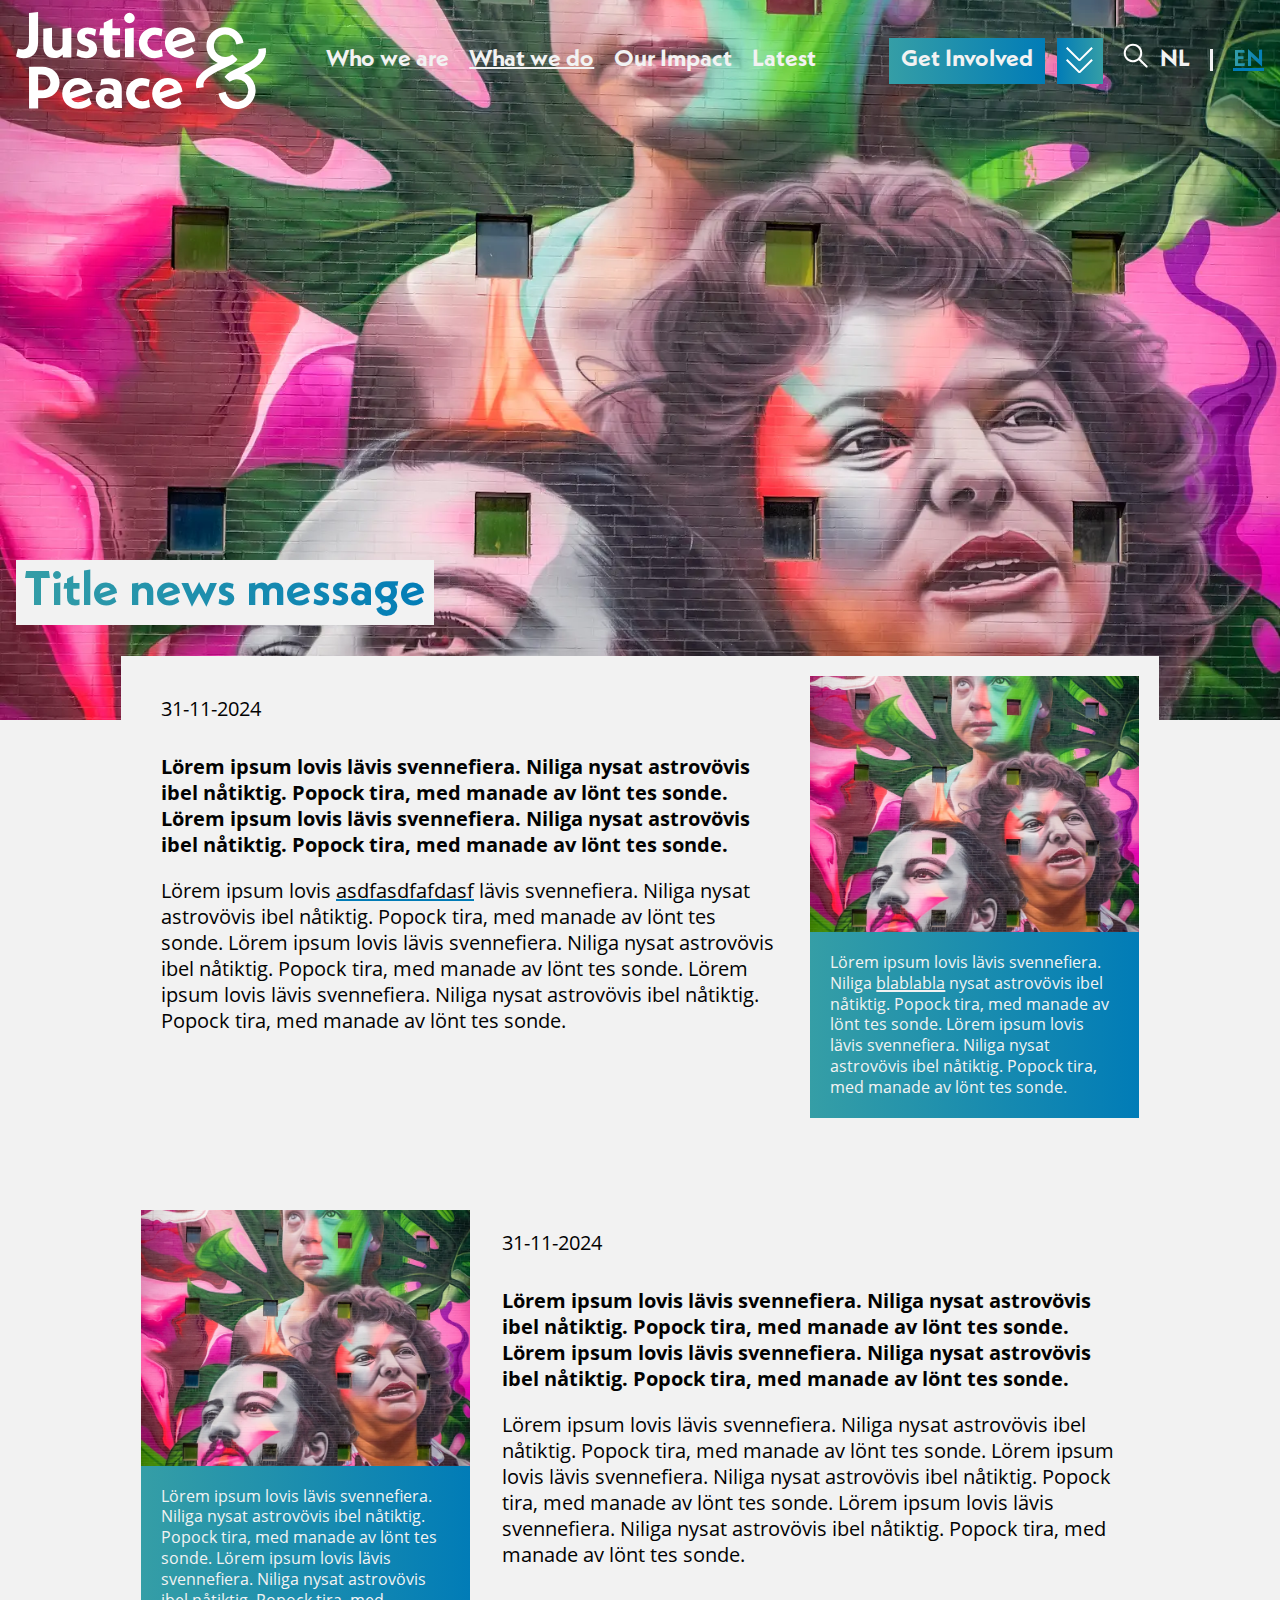
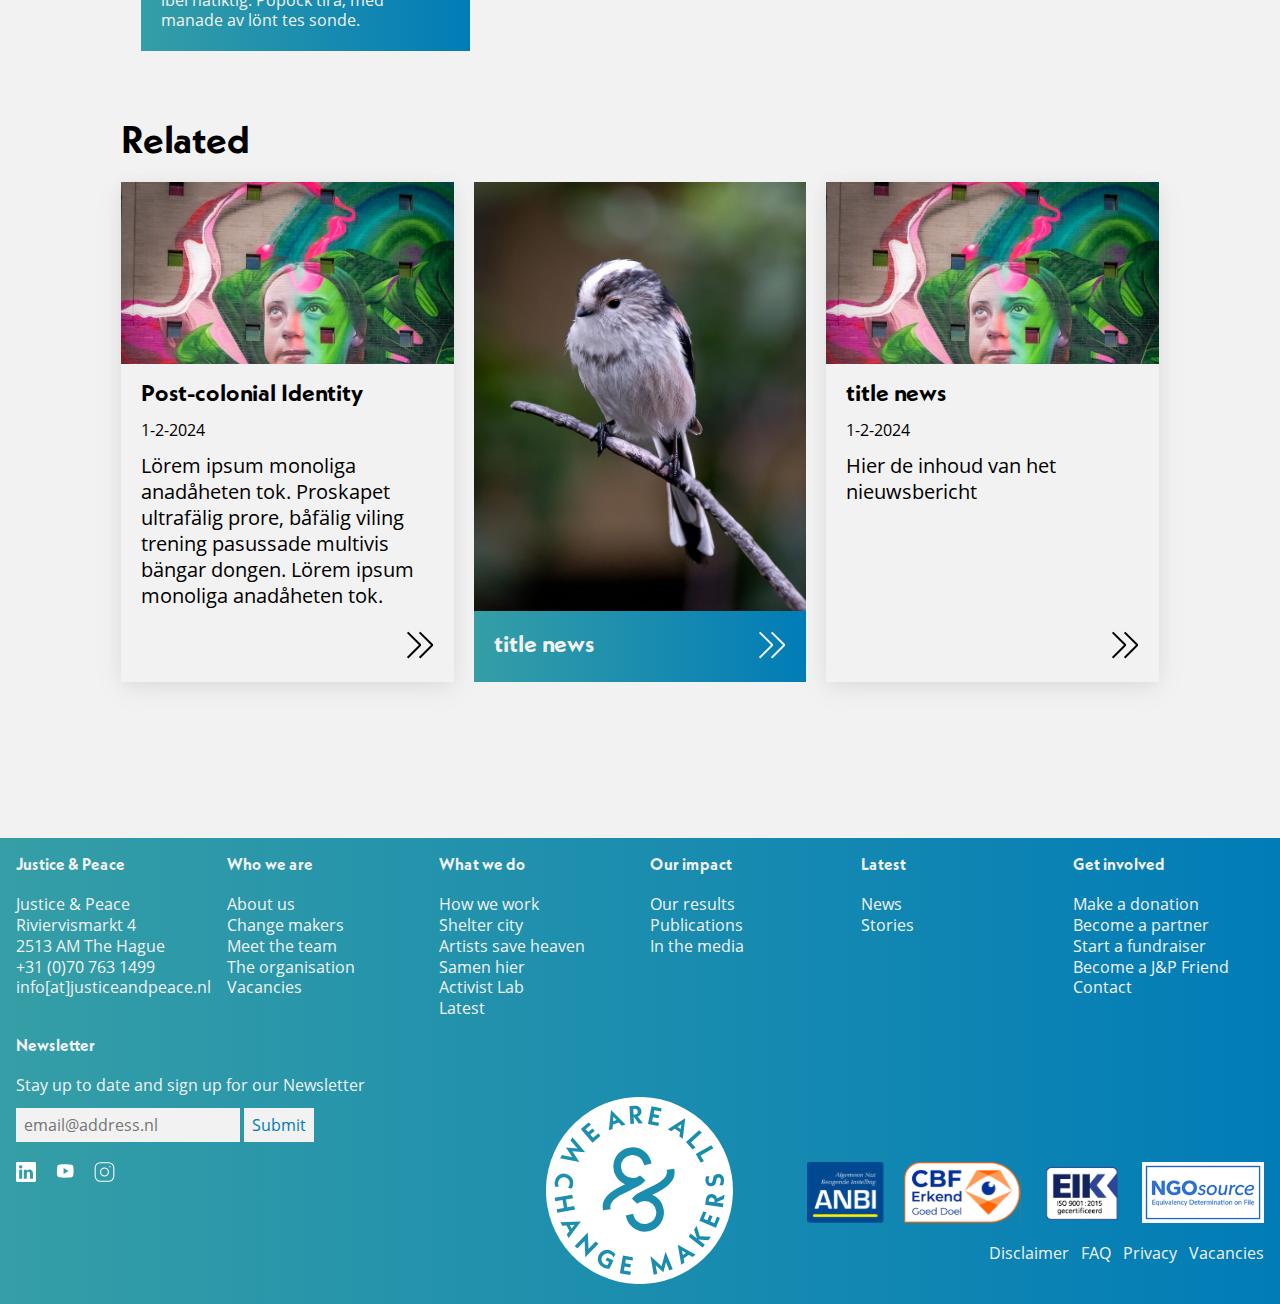
<file: news-stories.html>
<!DOCTYPE html>
<html lang="en">

  <head>
    <title>Justice & Peace</title>
    <meta charset="UTF-8">
    <meta http-equiv="X-UA-Compatible" content="IE=edge">
    <meta name="viewport" content="width=device-width, initial-scale=1.0">
    <link rel="apple-touch-icon" sizes="180x180" href="/apple-touch-icon.png">
    <link rel="icon" type="image/png" sizes="32x32" href="/favicon-32x32.png">
    <link rel="icon" type="image/png" sizes="16x16" href="/favicon-16x16.png">
    <link rel="manifest" href="/site.webmanifest">
    <link rel="mask-icon" href="/safari-pinned-tab.svg" color="#5bbad5">
    <meta name="msapplication-TileColor" content="#da532c">
    <meta name="theme-color" content="#ffffff">
    <link rel="stylesheet" href="assets/css/app.css">
  </head>

  <body>
    <header class="middle">

      <div class="container">

        <div class="menu-wrappert">
        
        <a href="/index.html">
        <img class="logo" src="./assets/images/J&P-rebrand-def-rgb_Logo-white.svg" alt="Logo Justice & Peace" loading="eager">
        </a>
      
        <nav>
          <!-- mobile menu -->
            <div class="mobile-open" id="mobile-menu">
                <p>Menu</p>
            </div>

            <div class="menu-wrapper" id="mobile-open">

              <div class="mobile-menu-wrapper">
                <div class="mobile-open" id="mobile-close">
                  <p>X</p>
                </div>
              </div>

              <ul class="menu">
                <li id="dropdown-menu-mobile"><a href="./landingpage.html">Who we are</a>
                  <ul class="dropdown" id="dropdown-mobile-open">
                    <li><a href="./landingpage.html">About us</a></li>
                    <li><a href="./news-stories.html">Change makers</a></li>
                    <li><a href="./page.html">Meet the team</a></li>
                    <li><a href="">The organisation</a></li>
                    <li><a href="">Vacancies</a></li>
                  </ul>
                </li>
                <li><a href="./landingpage.html">What we do</a></li>
                <li><a href="./page.html">Our Impact</a></li>
                <li><a href="./news-stories-overview.html">Latest</a></li>
            </ul>

              <ul class="search-menu">
                <li><a href="">
                    <svg width="25" height="25" viewBox="0 0 25 25" fill="none" xmlns="http://www.w3.org/2000/svg">
                      <path fill-rule="evenodd" clip-rule="evenodd" d="M15.7793 17.2382C13.9261 18.719 11.5761 19.4339 9.21219 19.2362C6.84825 19.0385 4.64975 17.9431 3.06822 16.175C1.4867 14.4069 0.642203 12.1004 0.708184 9.7291C0.774165 7.35782 1.74561 5.10181 3.42301 3.42441C5.1004 1.74702 7.35641 0.775569 9.72769 0.709588C12.099 0.643607 14.4055 1.4881 16.1736 3.06963C17.9417 4.65115 19.0371 6.84965 19.2348 9.21359C19.4325 11.5775 18.7176 13.9275 17.2368 15.7807L24.3263 22.8689C24.4277 22.9633 24.5089 23.0771 24.5653 23.2036C24.6217 23.3301 24.652 23.4667 24.6544 23.6052C24.6569 23.7436 24.6314 23.8812 24.5795 24.0096C24.5276 24.138 24.4504 24.2546 24.3525 24.3525C24.2546 24.4505 24.1379 24.5277 24.0095 24.5795C23.8811 24.6314 23.7436 24.6569 23.6051 24.6544C23.4667 24.652 23.3301 24.6217 23.2036 24.5653C23.0771 24.509 22.9633 24.4277 22.8688 24.3264L15.7793 17.2382ZM4.88109 15.0905C3.8719 14.0812 3.18455 12.7954 2.90592 11.3956C2.62729 9.99573 2.76988 8.54472 3.31567 7.22591C3.86146 5.9071 4.78595 4.77968 5.97231 3.98614C7.15867 3.19259 8.55364 2.76855 9.98093 2.76759C11.4082 2.76663 12.8038 3.18879 13.9912 3.98074C15.1786 4.77268 16.1046 5.89886 16.6522 7.21693C17.1997 8.53501 17.3443 9.98583 17.0675 11.386C16.7908 12.7862 16.1052 14.073 15.0973 15.0836L15.0905 15.0905L15.0836 15.096C13.7293 16.4471 11.8942 17.2054 9.9812 17.2044C8.06823 17.2034 6.23388 16.4431 4.88109 15.0905Z" fill="white"/>
                    </svg>
                  </a></li>
                <li><a href="">NL</a><span></span><a href="">EN</a></li>
              </ul>
              
              <div class="cta-menu" id="cta-menu">
                  <p>Get Involved</p>
                  <div class="cta-arrow">
                    <svg fill="none" height="14" viewBox="0 0 13 14" width="13" xmlns="http://www.w3.org/2000/svg" xmlns:xlink="http://www.w3.org/1999/xlink"><mask id="a" fill="#fff"><path clip-rule="evenodd" d="m13.414.707-.707-.707-6 6-6-6-.707.707 6.353 6.354h.708zm0 6-.707-.707-6 6-6-6-.707.707 6.353 6.354h.708z" fill="#fff" fill-rule="evenodd"/></mask><g fill="#fff"><path clip-rule="evenodd" d="m13.414.707-.707-.707-6 6-6-6-.707.707 6.353 6.354h.708zm0 6-.707-.707-6 6-6-6-.707.707 6.353 6.354h.708z" fill-rule="evenodd"/><path d="m13.414.707 2.8286 2.8282 2.828-2.828422-2.8282-2.828208zm-.707-.707 2.8284-2.82843-2.8284-2.82842-2.82843 2.82842zm-6 6-2.82843 2.82843 2.82843 2.82847 2.82843-2.82847zm-6-6 2.82843-2.82843-2.82843-2.82842-2.82843 2.82842zm-.707.707-2.82843-2.82843-2.8282 2.828207 2.82798 2.828423zm6.353 6.354-2.82865 2.8282 1.17161 1.1718h1.65704zm.708 0v4h1.65704l1.17161-1.1718zm6.353-.354 2.8286 2.8282 2.828-2.82842-2.8282-2.82821zm-.707-.707 2.8284-2.82843-2.8284-2.828424-2.82843 2.828424zm-6 6-2.82843 2.8284 2.82843 2.8285 2.82843-2.8285zm-6-6 2.82843-2.82843-2.828429-2.828424-2.828431 2.828424zm-.707.707-2.82843-2.82843-2.8282 2.82821 2.82798 2.82842zm6.353 6.354-2.82865 2.8282 1.17161 1.1718h1.65704zm.708 0v4h1.65704l1.17161-1.1718zm9.1814-15.18243-.707-.707-5.65683 5.65686.70703.707zm-6.36383-.707-6 6 5.65686 5.65686 5.99997-6zm-.34314 6-6-6-5.65686 5.65686 6 6zm-11.65686-6-.707.707 5.65686 5.65686.707-.707zm-.70722 6.36363 6.353 6.354 5.6573-5.6564-6.353-6.354zm9.18165 7.5258h.708v-8h-.708zm3.53665-1.1718 6.35295-6.354-5.6572-5.6564-6.35305 6.354zm6.35275-6.01063-.707-.707-5.65683 5.65686.70703.707zm-6.36383-.707-6 6 5.65686 5.65683 5.99997-5.99997zm-.34314 6-6-6-5.65686 5.65686 6 5.99997zm-11.65686-6-.707.707 5.65686 5.65686.707-.707zm-.70722 6.36363 6.353 6.354 5.6573-5.6564-6.353-6.354zm9.18165 7.5258h.708v-8h-.708zm3.53665-1.1718 6.35295-6.354-5.6572-5.6564-6.35305 6.354z" mask="url(#a)"/></g></svg>
                  </div>
              </div>

              <div class="cta-wrapper">
                    <ul class="dropdown" id="cta-menu-open">
                      <li><a href="">Make a donation</a></li>
                      <li><a href="">Become a partner</a></li>
                      <li><a href="">Start a fundraiser</a></li>
                      <li><a href="">Volunteer</a></li>
                      <li><a href="">Become a J&P friend</a></li>
                      <li><a href="">Contact</a></li>
                    </ul>
              </div>
                
            </div>

            <!-- Desktop menu -->
            <div id="background-menu"></div>

          <div class="menu-600px">
              <ul class="menu" id="hide-menu-cta-click">
                <li class="dropdown"><a href="./landingpage.html">Who we are</a>
                  <ul class="dropdown-content">
                    <li><a href="./landingpage.html">About us</a></li>
                    <li><a href="./news-stories.html">Change makers</a></li>
                    <li><a href="./page.html">Meet the team</a></li>
                    <li><a href="./news-stories-overview.html">The organisation</a></li>
                    <li><a href="">Vacancies</a></li>
                  </ul>
                </li>
                <li class="active"><a href="./page.html">What we do</a></li>
                <li class="dropdown"><a href="">Our Impact</a>
                  <ul class="dropdown-content">
                    <li><a href="">About us</a></li>
                    <li><a href="">Change makers</a></li>
                  </ul>
                </li>
                <li><a href="./news-stories-overview.html">Latest</a></li>
              </ul>

            <div class="menu-container">
              <div class="cta-menu">
                <div class="cta-container" id="cta-dropdown">
                    <div class="cta-block">
                      <p id="cta-box">Get Involved</p>  
                      <div class="cta-arrow" id="cta-arrow">
                          <svg width="14" height="14" viewBox="0 0 14 14" fill="none" xmlns="http://www.w3.org/2000/svg">
                            <mask id="path-1-inside-1_34_246" fill="">
                            <path fill-rule="evenodd" clip-rule="evenodd" d="M13.414 0.707L12.707 0L6.707 6L0.707 0L0 0.707L6.353 7.061H7.061L13.414 0.707ZM13.414 6.707L12.707 6L6.707 12L0.707 6L0 6.707L6.353 13.061H7.061L13.414 6.707Z"/>
                            </mask>
                            <path id="cta-icon" fill-rule="evenodd" clip-rule="evenodd" d="M13.414 0.707L12.707 0L6.707 6L0.707 0L0 0.707L6.353 7.061H7.061L13.414 0.707ZM13.414 6.707L12.707 6L6.707 12L0.707 6L0 6.707L6.353 13.061H7.061L13.414 6.707Z" fill="white"/>
                            <path d="M13.414 0.707L16.2426 3.5352L19.0706 0.706778L16.2424 -2.12143L13.414 0.707ZM12.707 0L15.5354 -2.82843L12.707 -5.65685L9.87857 -2.82843L12.707 0ZM6.707 6L3.87857 8.82843L6.707 11.6569L9.53543 8.82843L6.707 6ZM0.707 0L3.53543 -2.82843L0.707 -5.65685L-2.12143 -2.82843L0.707 0ZM0 0.707L-2.82843 -2.12143L-5.65663 0.706777L-2.82865 3.5352L0 0.707ZM6.353 7.061L3.52435 9.8892L4.69596 11.061H6.353V7.061ZM7.061 7.061V11.061H8.71804L9.88965 9.8892L7.061 7.061ZM13.414 6.707L16.2426 9.5352L19.0706 6.70678L16.2424 3.87857L13.414 6.707ZM12.707 6L15.5354 3.17157L12.707 0.343146L9.87857 3.17157L12.707 6ZM6.707 12L3.87857 14.8284L6.707 17.6569L9.53543 14.8284L6.707 12ZM0.707 6L3.53543 3.17157L0.707001 0.343146L-2.12143 3.17157L0.707 6ZM0 6.707L-2.82843 3.87857L-5.65663 6.70678L-2.82865 9.5352L0 6.707ZM6.353 13.061L3.52435 15.8892L4.69596 17.061H6.353V13.061ZM7.061 13.061V17.061H8.71804L9.88965 15.8892L7.061 13.061ZM16.2424 -2.12143L15.5354 -2.82843L9.87857 2.82843L10.5856 3.53543L16.2424 -2.12143ZM9.87857 -2.82843L3.87857 3.17157L9.53543 8.82843L15.5354 2.82843L9.87857 -2.82843ZM9.53543 3.17157L3.53543 -2.82843L-2.12143 2.82843L3.87857 8.82843L9.53543 3.17157ZM-2.12143 -2.82843L-2.82843 -2.12143L2.82843 3.53543L3.53543 2.82843L-2.12143 -2.82843ZM-2.82865 3.5352L3.52435 9.8892L9.18165 4.2328L2.82865 -2.1212L-2.82865 3.5352ZM6.353 11.061H7.061V3.061H6.353V11.061ZM9.88965 9.8892L16.2426 3.5352L10.5854 -2.1212L4.23235 4.2328L9.88965 9.8892ZM16.2424 3.87857L15.5354 3.17157L9.87857 8.82843L10.5856 9.53543L16.2424 3.87857ZM9.87857 3.17157L3.87857 9.17157L9.53543 14.8284L15.5354 8.82843L9.87857 3.17157ZM9.53543 9.17157L3.53543 3.17157L-2.12143 8.82843L3.87857 14.8284L9.53543 9.17157ZM-2.12143 3.17157L-2.82843 3.87857L2.82843 9.53543L3.53543 8.82843L-2.12143 3.17157ZM-2.82865 9.5352L3.52435 15.8892L9.18165 10.2328L2.82865 3.8788L-2.82865 9.5352ZM6.353 17.061H7.061V9.061H6.353V17.061ZM9.88965 15.8892L16.2426 9.5352L10.5854 3.8788L4.23235 10.2328L9.88965 15.8892Z" fill="white" mask="url(#path-1-inside-1_34_246)"/>
                          </svg>
                      </div>
                    </div>

                    <ul class="dropdown-cta" id="cta-content-dropdown">
                      <li><a href="">Make a donation</a></li>
                      <li><a href="">Become a partner</a></li>
                      <li><a href="">Start a fundraiser</a></li>
                      <li><a href="">Volunteer</a></li>
                      <li><a href="">Become a J&P friend</a></li>
                      <li><a href="">Contact</a></li>
                    </ul>
                  </div>
              </div>

              <ul class="search-menu">
                <li><a href="">
                    <svg width="25" height="25" viewBox="0 0 25 25" fill="none" xmlns="http://www.w3.org/2000/svg">
                      <path fill-rule="evenodd" clip-rule="evenodd" d="M15.7793 17.2382C13.9261 18.719 11.5761 19.4339 9.21219 19.2362C6.84825 19.0385 4.64975 17.9431 3.06822 16.175C1.4867 14.4069 0.642203 12.1004 0.708184 9.7291C0.774165 7.35782 1.74561 5.10181 3.42301 3.42441C5.1004 1.74702 7.35641 0.775569 9.72769 0.709588C12.099 0.643607 14.4055 1.4881 16.1736 3.06963C17.9417 4.65115 19.0371 6.84965 19.2348 9.21359C19.4325 11.5775 18.7176 13.9275 17.2368 15.7807L24.3263 22.8689C24.4277 22.9633 24.5089 23.0771 24.5653 23.2036C24.6217 23.3301 24.652 23.4667 24.6544 23.6052C24.6569 23.7436 24.6314 23.8812 24.5795 24.0096C24.5276 24.138 24.4504 24.2546 24.3525 24.3525C24.2546 24.4505 24.1379 24.5277 24.0095 24.5795C23.8811 24.6314 23.7436 24.6569 23.6051 24.6544C23.4667 24.652 23.3301 24.6217 23.2036 24.5653C23.0771 24.509 22.9633 24.4277 22.8688 24.3264L15.7793 17.2382ZM4.88109 15.0905C3.8719 14.0812 3.18455 12.7954 2.90592 11.3956C2.62729 9.99573 2.76988 8.54472 3.31567 7.22591C3.86146 5.9071 4.78595 4.77968 5.97231 3.98614C7.15867 3.19259 8.55364 2.76855 9.98093 2.76759C11.4082 2.76663 12.8038 3.18879 13.9912 3.98074C15.1786 4.77268 16.1046 5.89886 16.6522 7.21693C17.1997 8.53501 17.3443 9.98583 17.0675 11.386C16.7908 12.7862 16.1052 14.073 15.0973 15.0836L15.0905 15.0905L15.0836 15.096C13.7293 16.4471 11.8942 17.2054 9.9812 17.2044C8.06823 17.2034 6.23388 16.4431 4.88109 15.0905Z" fill="white"/>
                    </svg>
                  </a></li>
                <li><a href="">NL</a><span></span><a id="active-language" href="">EN</a></li>
              </ul>

            </div>
          </div>
        </nav>
        
      </div>
    </div>
         <figure class="hero">
        <img src="assets/images/hero.webp" loading="eager" alt=""/>
      </figure>

      <div class="container header-title-news-stories">
        <span class="title-header">
          <h1><span>Title news message</span></h1>
        </span>
      </div>
    </header>

    <main>
      <div class="container">
        <div class="grid-2-1">

          <div class="text-block">
            <p class="date"> 31-11-2024</p>
            <p class="intro"> Lörem ipsum lovis lävis svennefiera. Niliga nysat astrovövis ibel nåtiktig. Popock tira, med manade av lönt tes sonde. Lörem ipsum lovis lävis svennefiera. Niliga nysat astrovövis ibel nåtiktig. Popock tira, med manade av lönt tes sonde. </p>
            <p> Lörem ipsum lovis <a href="">asdfasdfafdasf</a> lävis svennefiera. Niliga nysat astrovövis ibel nåtiktig. Popock tira, med manade av lönt tes sonde. Lörem ipsum lovis lävis svennefiera. Niliga nysat astrovövis ibel nåtiktig. Popock tira, med manade av lönt tes sonde. Lörem ipsum lovis lävis svennefiera. Niliga nysat astrovövis ibel nåtiktig. Popock tira, med manade av lönt tes sonde. </p>
          </div>

          <div class="side-block">
            <img src="./assets/images/hero.webp" alt="foto">
            <p>Lörem ipsum lovis lävis svennefiera. Niliga <a href="">blablabla</a> nysat astrovövis ibel nåtiktig. Popock tira, med manade av lönt tes sonde. Lörem ipsum lovis lävis svennefiera. Niliga nysat astrovövis ibel nåtiktig. Popock tira, med manade av lönt tes sonde. </p>
          </div>

        </div>
      </div>

      <div class="container">
        <div class="grid-1-2">
          
          <div class="text-block">
            <p class="date"> 31-11-2024</p>
            <p class="intro"> Lörem ipsum lovis lävis svennefiera. Niliga nysat astrovövis ibel nåtiktig. Popock tira, med manade av lönt tes sonde. Lörem ipsum lovis lävis svennefiera. Niliga nysat astrovövis ibel nåtiktig. Popock tira, med manade av lönt tes sonde. </p>
            <p> Lörem ipsum lovis lävis svennefiera. Niliga nysat astrovövis ibel nåtiktig. Popock tira, med manade av lönt tes sonde. Lörem ipsum lovis lävis svennefiera. Niliga nysat astrovövis ibel nåtiktig. Popock tira, med manade av lönt tes sonde. Lörem ipsum lovis lävis svennefiera. Niliga nysat astrovövis ibel nåtiktig. Popock tira, med manade av lönt tes sonde. </p>
          </div>

          <div class="side-block">
            <img src="./assets/images/hero.webp" alt="foto">
            <p>Lörem ipsum lovis lävis svennefiera. Niliga nysat astrovövis ibel nåtiktig. Popock tira, med manade av lönt tes sonde. Lörem ipsum lovis lävis svennefiera. Niliga nysat astrovövis ibel nåtiktig. Popock tira, med manade av lönt tes sonde. </p>
          </div>

        </div>
      </div>

      <div class="container">
        <div class="the-latest">

        <h3>Related</h3>

        <div class="the-latest-container">
          <!-- Possibility to choose the first item, 2 & 3 based on tags/category -->
          <div class="news-item">
            <figure>
              <img src="./assets/images/hero.webp" alt="">
            </figure>
            <div class="news-item-text">
              <h4>Post-colonial Identity</h4>
              <p class="date">1-2-2024</p>
              <!-- max caracters for this block of text. -->
              <p>Lörem ipsum monoliga anadåheten tok. Proskapet ultrafälig prore, båfälig viling trening pasussade multivis bängar dongen. Lörem ipsum monoliga anadåheten tok.</p>
              <a href="">
                <svg width="28" height="28" viewBox="0 0 28 28" fill="none" xmlns="http://www.w3.org/2000/svg">
                  <path fill-rule="evenodd" clip-rule="evenodd" d="M2.35296 0.646976L0.938964 2.06098L12.939 14.061L0.938965 26.061L2.35296 27.475L15.061 14.769L15.061 13.353L2.35296 0.646976ZM14.353 0.646976L12.939 2.06098L24.939 14.061L12.939 26.061L14.353 27.475L27.061 14.769L27.061 13.353L14.353 0.646976Z" fill=""/>
                </svg>
              </a>
            </div>
          </div>
          <div class="news-item-big">
            <figure>
              <img src="./assets/images/bird2.jpg" alt="">
            </figure>
            <div class="news-item-text">
              <h4>title news</h4>
              <a href="">
                <svg width="28" height="28" viewBox="0 0 28 28" fill="none" xmlns="http://www.w3.org/2000/svg">
                  <path fill-rule="evenodd" clip-rule="evenodd" d="M2.35296 0.646976L0.938964 2.06098L12.939 14.061L0.938965 26.061L2.35296 27.475L15.061 14.769L15.061 13.353L2.35296 0.646976ZM14.353 0.646976L12.939 2.06098L24.939 14.061L12.939 26.061L14.353 27.475L27.061 14.769L27.061 13.353L14.353 0.646976Z" fill=""/>
                </svg>
              </a>
            </div>
          </div>
          <div class="news-item">
            <figure>
              <img src="./assets/images/hero.webp" alt="">
            </figure>
            <div class="news-item-text">
              <h4>title news</h4>
              <p class="date">1-2-2024</p>
              <p>Hier de inhoud van het nieuwsbericht</p>
              <a href="">
                <svg width="28" height="28" viewBox="0 0 28 28" fill="none" xmlns="http://www.w3.org/2000/svg">
                  <path fill-rule="evenodd" clip-rule="evenodd" d="M2.35296 0.646976L0.938964 2.06098L12.939 14.061L0.938965 26.061L2.35296 27.475L15.061 14.769L15.061 13.353L2.35296 0.646976ZM14.353 0.646976L12.939 2.06098L24.939 14.061L12.939 26.061L14.353 27.475L27.061 14.769L27.061 13.353L14.353 0.646976Z" fill=""/>
                </svg>
              </a>
            </div>
          </div>

        </div>
      </div>
      </div>

    </main>

    <footer>
      <div class="container">
        <div class="footer--top">
          <span>
            <h4>Justice & Peace</h4>
            <address>
              Justice & Peace<br>
              Riviervismarkt 4<br>
              2513 AM The Hague<br>
              +31 (0)70 763 1499<br>
              info[at]justiceandpeace.nl
            </address>
          </span>
          <span>
            <h4>Who we are</h4>
            <ul>
              <li><a href="">About us</a></li>
              <li><a href="">Change makers</a></li>
              <li><a href="">Meet the team</a></li>
              <li><a href="">The organisation</a></li>
              <li><a href="">Vacancies</a></li>
            </ul>
          </span>
          <span>
            <h4>What we do</h4>
              <ul>
                <li><a href="">How we work</a></li>
                <li><a href="">Shelter city</a></li>
                <li><a href="">Artists save heaven</a></li>
                <li><a href="">Samen hier</a></li>
                <li><a href="">Activist Lab</a></li>
                <li><a href="">Latest</a></li>
              </ul>
          </span>
          <span>
            <h4>Our impact</h4>
            <ul>
              <li><a href="">Our results</a></li>
              <li><a href="">Publications</a></li>
              <li><a href="">In the media</a></li>
            </ul>
          </span>
          <span>
            <h4>Latest</h4>
            <ul>
              <li><a href="">News</a></li>
              <li><a href="">Stories</a></li>
            </ul>
          </span>
          <span>
            <h4>Get involved</h4>
            <ul>
              <li><a href="">Make a donation</a></li>
              <li><a href="">Become a partner</a></li>
              <li><a href="">Start a fundraiser</a></li>
              <li><a href="">Become a J&P Friend</a></li>
              <li><a href="">Contact</a></li>
            </ul>
          </span>

        </div>
        <div class="footer--middle">
          <h4>Newsletter</h4>
          <p>Stay up to date and sign up for our Newsletter</p>
          <form>
            <input type="email" placeholder="email@address.nl" />
            <input type="submit" value="Submit" />
          </form>
        </div>
        <div class="footer--subbottom">
          <ul class="socials">
            <li><a href=""><svg width="20" height="20" viewBox="0 0 20 20" fill="none" xmlns="http://www.w3.org/2000/svg">
              <path d="M0 1.4325C0 0.64125 0.6575 0 1.46875 0H18.5312C19.3425 0 20 0.64125 20 1.4325V18.5675C20 19.3587 19.3425 20 18.5312 20H1.46875C0.6575 20 0 19.3587 0 18.5675V1.4325ZM6.17875 16.7425V7.71125H3.1775V16.7425H6.17875ZM4.67875 6.4775C5.725 6.4775 6.37625 5.785 6.37625 4.9175C6.3575 4.03125 5.72625 3.3575 4.69875 3.3575C3.67125 3.3575 3 4.0325 3 4.9175C3 5.785 3.65125 6.4775 4.65875 6.4775H4.67875ZM10.8138 16.7425V11.6988C10.8138 11.4288 10.8337 11.1587 10.9137 10.9662C11.13 10.4275 11.6238 9.86875 12.4538 9.86875C13.54 9.86875 13.9738 10.6962 13.9738 11.9113V16.7425H16.975V11.5625C16.975 8.7875 15.495 7.4975 13.52 7.4975C11.9275 7.4975 11.2137 8.3725 10.8138 8.98875V9.02H10.7938C10.8004 9.00957 10.8071 8.99915 10.8138 8.98875V7.71125H7.81375C7.85125 8.55875 7.81375 16.7425 7.81375 16.7425H10.8138Z" fill="white"/>
              </svg> </a></li>
            <li><a href=""><svg width="18" height="14" viewBox="0 0 18 14" fill="none" xmlns="http://www.w3.org/2000/svg">
              <path d="M9.45333 0.333252C9.89833 0.335752 11.0117 0.346585 12.195 0.394085L12.615 0.412418C13.8058 0.468252 14.9958 0.564919 15.5867 0.729085C16.3742 0.950752 16.9925 1.59575 17.2017 2.41409C17.535 3.71409 17.5767 6.24909 17.5817 6.86325L17.5825 6.98992V7.13492C17.5767 7.74908 17.535 10.2849 17.2017 11.5841C16.99 12.4049 16.3708 13.0508 15.5867 13.2691C14.9958 13.4333 13.8058 13.5299 12.615 13.5858L12.195 13.6049C11.0117 13.6516 9.89833 13.6633 9.45333 13.6649L9.2575 13.6658H9.045C8.10333 13.6599 4.165 13.6174 2.91166 13.2691C2.125 13.0474 1.50583 12.4024 1.29666 11.5841C0.963331 10.2841 0.921664 7.74908 0.916664 7.13492V6.86325C0.921664 6.24909 0.963331 3.71325 1.29666 2.41409C1.50833 1.59325 2.1275 0.947418 2.9125 0.729918C4.165 0.380752 8.10416 0.338252 9.04583 0.333252H9.45333ZM7.5825 4.08325V9.91658L12.5825 6.99992L7.5825 4.08325Z" fill="white"/>
              </svg> </a></li>
            <li><a href=""><svg width="21" height="20" viewBox="0 0 21 20" fill="none" xmlns="http://www.w3.org/2000/svg">
              <path d="M15.1667 4.66675H16.5M6.5 0.666748H14.5C15.9145 0.666748 17.271 1.22865 18.2712 2.22885C19.2714 3.22904 19.8333 4.58559 19.8333 6.00008V14.0001C19.8333 15.4146 19.2714 16.7711 18.2712 17.7713C17.271 18.7715 15.9145 19.3334 14.5 19.3334H6.5C5.08551 19.3334 3.72896 18.7715 2.72876 17.7713C1.72857 16.7711 1.16667 15.4146 1.16667 14.0001V6.00008C1.16667 4.58559 1.72857 3.22904 2.72876 2.22885C3.72896 1.22865 5.08551 0.666748 6.5 0.666748ZM10.5 14.0001C9.43913 14.0001 8.42172 13.5787 7.67157 12.8285C6.92143 12.0784 6.5 11.0609 6.5 10.0001C6.5 8.93922 6.92143 7.9218 7.67157 7.17165C8.42172 6.42151 9.43913 6.00008 10.5 6.00008C11.5609 6.00008 12.5783 6.42151 13.3284 7.17165C14.0786 7.9218 14.5 8.93922 14.5 10.0001C14.5 11.0609 14.0786 12.0784 13.3284 12.8285C12.5783 13.5787 11.5609 14.0001 10.5 14.0001Z" stroke="white" stroke-width="1.06667"/>
              </svg> </a></li>
          </ul>
          <ul class="partners">
            <li><img src="./assets/images/anbiLogo.svg" alt=""></li>
            <li><img src="./assets/images/cbfLogo.svg" alt=""></li>
            <li><img src="./assets/images/eikLogo.svg" alt=""></li>
            <li><img src="./assets/images/ngoLogo.svg" alt=""></li>
          </ul>
        </div>

        <div class="footer--bottom">
          <nav>
            <ul>
              <li><a href="">Disclaimer</a></li>
              <li><a href="">FAQ</a></li>
              <li><a href="">Privacy</a></li>
              <li><a href="">Vacancies</a></li>
            </ul>
          </nav>
        </div>

      </div>
  </footer>

    <script src="./assets/js/script.js"></script>

  </body>

</html>
</file>
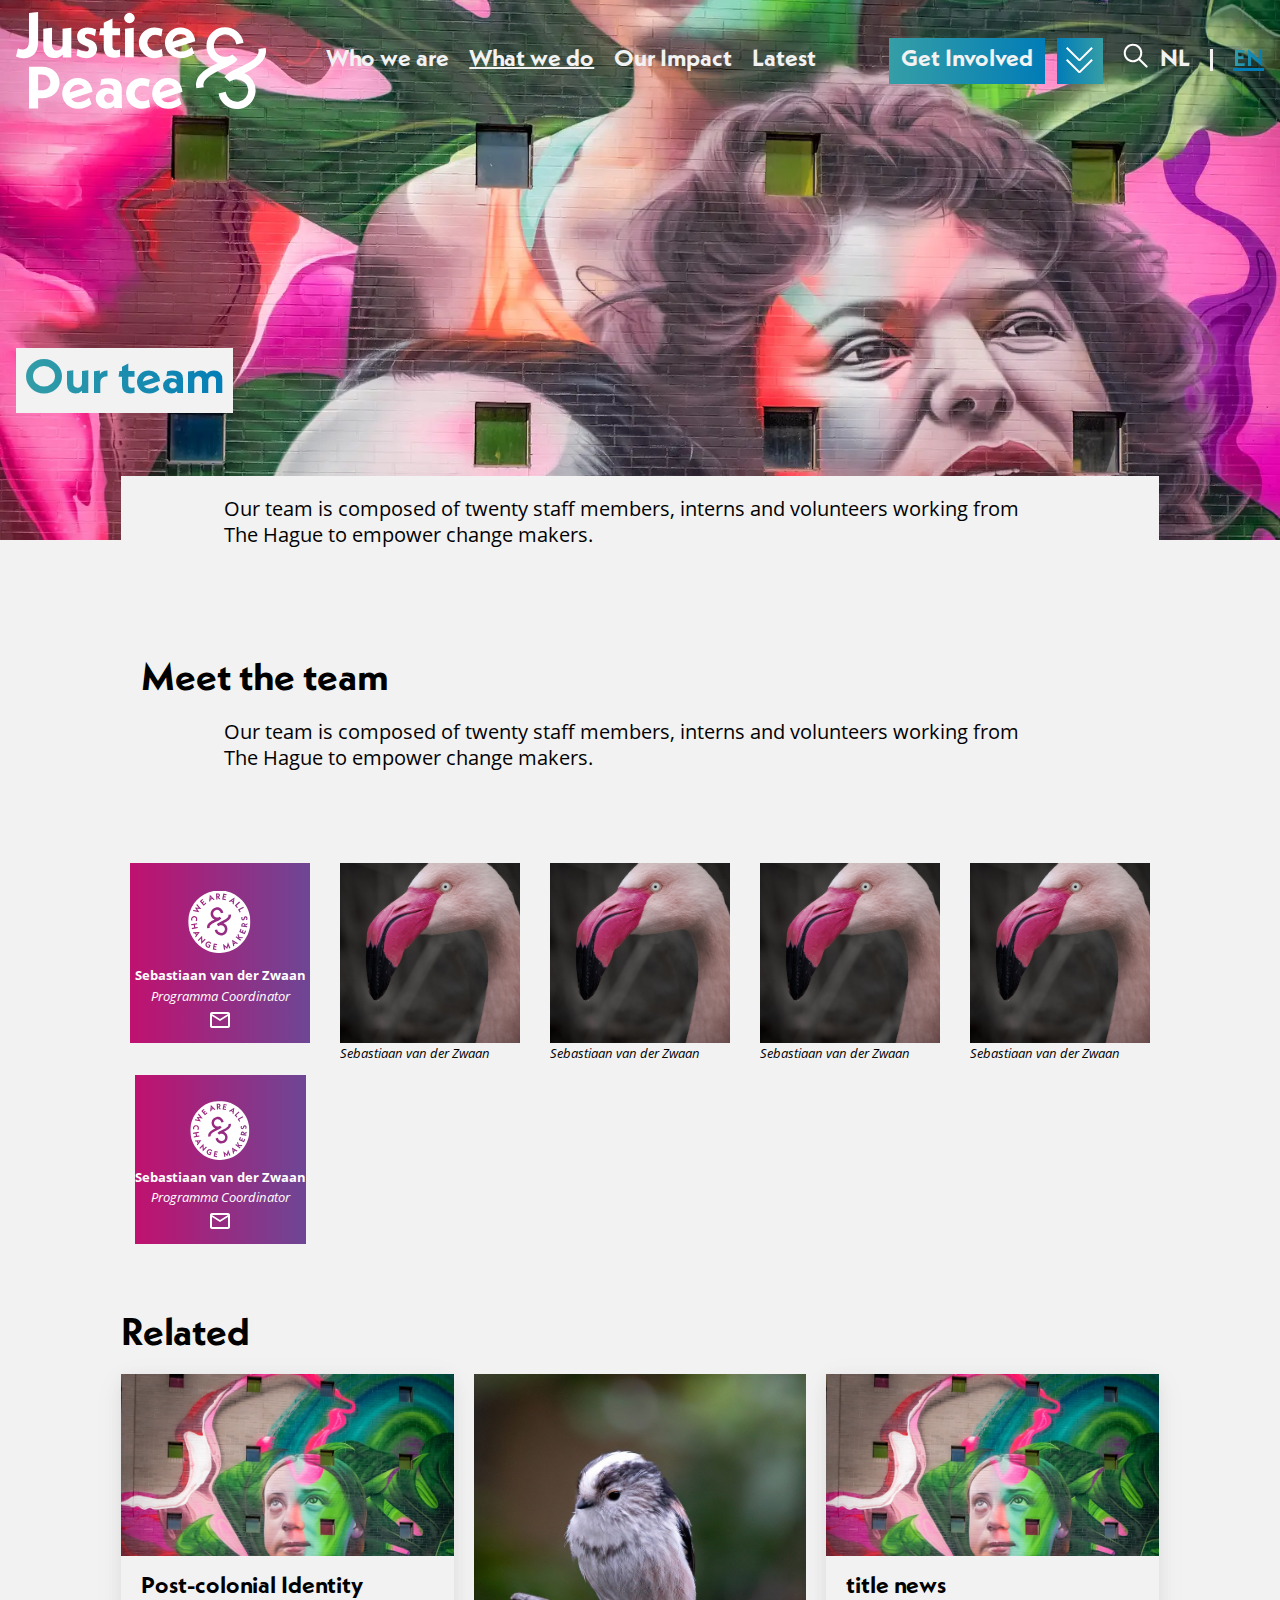
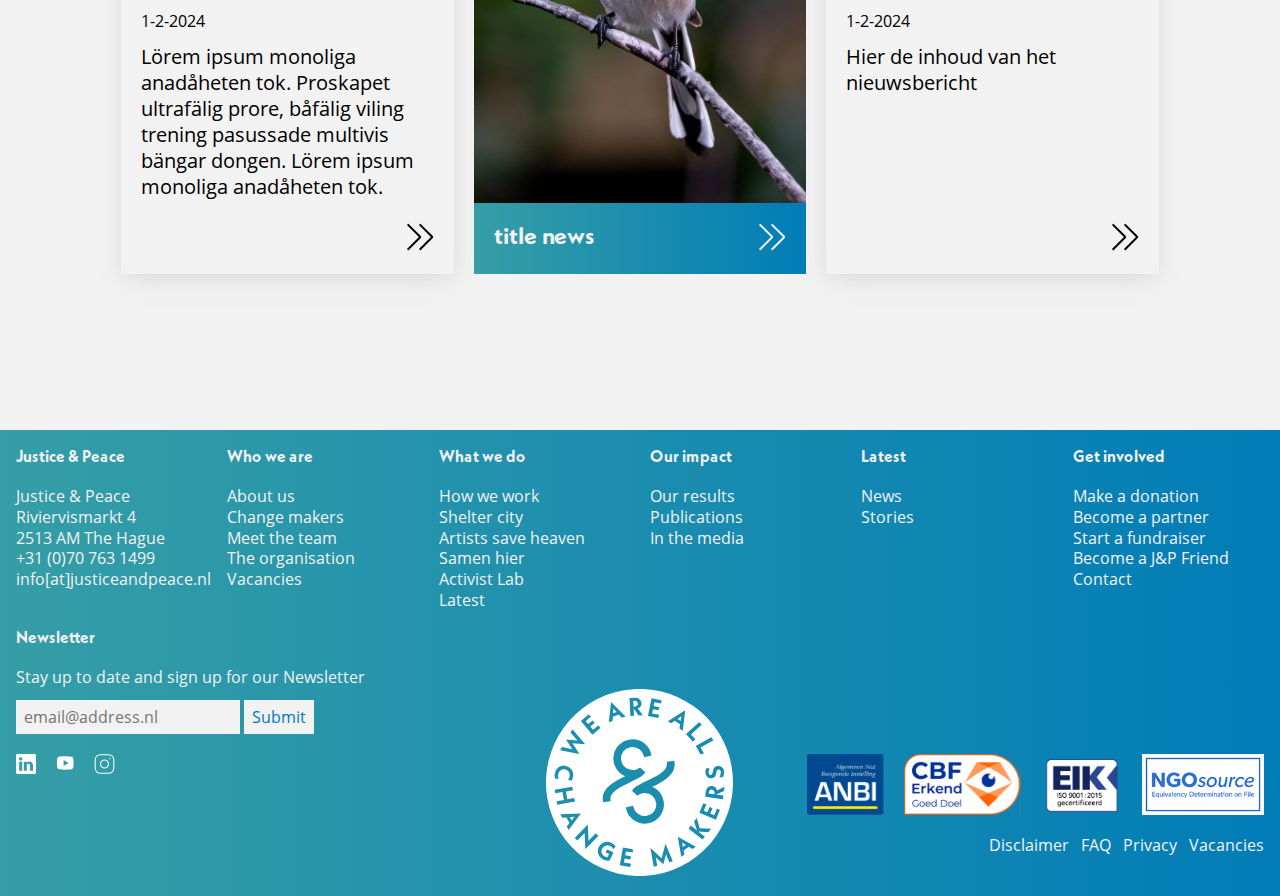
<file: page.html>
<!DOCTYPE html>
<html lang="en">

  <head>
    <title>Justice & Peace</title>
    <meta charset="UTF-8">
    <meta http-equiv="X-UA-Compatible" content="IE=edge">
    <meta name="viewport" content="width=device-width, initial-scale=1.0">
    <link rel="apple-touch-icon" sizes="180x180" href="/apple-touch-icon.png">
    <link rel="icon" type="image/png" sizes="32x32" href="/favicon-32x32.png">
    <link rel="icon" type="image/png" sizes="16x16" href="/favicon-16x16.png">
    <link rel="manifest" href="/site.webmanifest">
    <link rel="mask-icon" href="/safari-pinned-tab.svg" color="#5bbad5">
    <meta name="msapplication-TileColor" content="#da532c">
    <meta name="theme-color" content="#ffffff">
    <link rel="stylesheet" href="assets/css/app.css">
  </head>

  <body>
    <header class="small">
      
      <div class="container">

        <div class="menu-wrappert">
        
        <a href="/index.html">
        <img class="logo" src="./assets/images/J&P-rebrand-def-rgb_Logo-white.svg" alt="Logo Justice & Peace" loading="eager">
        </a>
      
        <nav>
          <!-- mobile menu -->
            <div class="mobile-open" id="mobile-menu">
                <p>Menu</p>
            </div>

            <div class="menu-wrapper" id="mobile-open">

              <div class="mobile-menu-wrapper">
                <div class="mobile-open" id="mobile-close">
                  <p>X</p>
                </div>
              </div>

              <ul class="menu">
                <li id="dropdown-menu-mobile"><a href="">Who we are</a>
                  <ul class="dropdown" id="dropdown-mobile-open">
                    <li><a href="./landingpage.html">About us</a></li>
                    <li><a href="./news-stories.html">Change makers</a></li>
                    <li><a href="./page.html">Meet the team</a></li>
                    <li><a href="">The organisation</a></li>
                    <li><a href="">Vacancies</a></li>
                  </ul>
                </li>
                <li><a href="./landingpage.html">What we do</a></li>
                <li><a href="./page.html">Our Impact</a></li>
                <li><a href="./news-stories-overview.html">Latest</a></li>
            </ul>

              <ul class="search-menu">
                <li><a href="">
                    <svg width="25" height="25" viewBox="0 0 25 25" fill="none" xmlns="http://www.w3.org/2000/svg">
                      <path fill-rule="evenodd" clip-rule="evenodd" d="M15.7793 17.2382C13.9261 18.719 11.5761 19.4339 9.21219 19.2362C6.84825 19.0385 4.64975 17.9431 3.06822 16.175C1.4867 14.4069 0.642203 12.1004 0.708184 9.7291C0.774165 7.35782 1.74561 5.10181 3.42301 3.42441C5.1004 1.74702 7.35641 0.775569 9.72769 0.709588C12.099 0.643607 14.4055 1.4881 16.1736 3.06963C17.9417 4.65115 19.0371 6.84965 19.2348 9.21359C19.4325 11.5775 18.7176 13.9275 17.2368 15.7807L24.3263 22.8689C24.4277 22.9633 24.5089 23.0771 24.5653 23.2036C24.6217 23.3301 24.652 23.4667 24.6544 23.6052C24.6569 23.7436 24.6314 23.8812 24.5795 24.0096C24.5276 24.138 24.4504 24.2546 24.3525 24.3525C24.2546 24.4505 24.1379 24.5277 24.0095 24.5795C23.8811 24.6314 23.7436 24.6569 23.6051 24.6544C23.4667 24.652 23.3301 24.6217 23.2036 24.5653C23.0771 24.509 22.9633 24.4277 22.8688 24.3264L15.7793 17.2382ZM4.88109 15.0905C3.8719 14.0812 3.18455 12.7954 2.90592 11.3956C2.62729 9.99573 2.76988 8.54472 3.31567 7.22591C3.86146 5.9071 4.78595 4.77968 5.97231 3.98614C7.15867 3.19259 8.55364 2.76855 9.98093 2.76759C11.4082 2.76663 12.8038 3.18879 13.9912 3.98074C15.1786 4.77268 16.1046 5.89886 16.6522 7.21693C17.1997 8.53501 17.3443 9.98583 17.0675 11.386C16.7908 12.7862 16.1052 14.073 15.0973 15.0836L15.0905 15.0905L15.0836 15.096C13.7293 16.4471 11.8942 17.2054 9.9812 17.2044C8.06823 17.2034 6.23388 16.4431 4.88109 15.0905Z" fill="white"/>
                    </svg>
                  </a></li>
                <li><a href="">NL</a><span></span><a href="">EN</a></li>
              </ul>
              
              <div class="cta-menu" id="cta-menu">
                  <p>Get Involved</p>
                  <div class="cta-arrow">
                    <svg fill="none" height="14" viewBox="0 0 13 14" width="13" xmlns="http://www.w3.org/2000/svg" xmlns:xlink="http://www.w3.org/1999/xlink"><mask id="a" fill="#fff"><path clip-rule="evenodd" d="m13.414.707-.707-.707-6 6-6-6-.707.707 6.353 6.354h.708zm0 6-.707-.707-6 6-6-6-.707.707 6.353 6.354h.708z" fill="#fff" fill-rule="evenodd"/></mask><g fill="#fff"><path clip-rule="evenodd" d="m13.414.707-.707-.707-6 6-6-6-.707.707 6.353 6.354h.708zm0 6-.707-.707-6 6-6-6-.707.707 6.353 6.354h.708z" fill-rule="evenodd"/><path d="m13.414.707 2.8286 2.8282 2.828-2.828422-2.8282-2.828208zm-.707-.707 2.8284-2.82843-2.8284-2.82842-2.82843 2.82842zm-6 6-2.82843 2.82843 2.82843 2.82847 2.82843-2.82847zm-6-6 2.82843-2.82843-2.82843-2.82842-2.82843 2.82842zm-.707.707-2.82843-2.82843-2.8282 2.828207 2.82798 2.828423zm6.353 6.354-2.82865 2.8282 1.17161 1.1718h1.65704zm.708 0v4h1.65704l1.17161-1.1718zm6.353-.354 2.8286 2.8282 2.828-2.82842-2.8282-2.82821zm-.707-.707 2.8284-2.82843-2.8284-2.828424-2.82843 2.828424zm-6 6-2.82843 2.8284 2.82843 2.8285 2.82843-2.8285zm-6-6 2.82843-2.82843-2.828429-2.828424-2.828431 2.828424zm-.707.707-2.82843-2.82843-2.8282 2.82821 2.82798 2.82842zm6.353 6.354-2.82865 2.8282 1.17161 1.1718h1.65704zm.708 0v4h1.65704l1.17161-1.1718zm9.1814-15.18243-.707-.707-5.65683 5.65686.70703.707zm-6.36383-.707-6 6 5.65686 5.65686 5.99997-6zm-.34314 6-6-6-5.65686 5.65686 6 6zm-11.65686-6-.707.707 5.65686 5.65686.707-.707zm-.70722 6.36363 6.353 6.354 5.6573-5.6564-6.353-6.354zm9.18165 7.5258h.708v-8h-.708zm3.53665-1.1718 6.35295-6.354-5.6572-5.6564-6.35305 6.354zm6.35275-6.01063-.707-.707-5.65683 5.65686.70703.707zm-6.36383-.707-6 6 5.65686 5.65683 5.99997-5.99997zm-.34314 6-6-6-5.65686 5.65686 6 5.99997zm-11.65686-6-.707.707 5.65686 5.65686.707-.707zm-.70722 6.36363 6.353 6.354 5.6573-5.6564-6.353-6.354zm9.18165 7.5258h.708v-8h-.708zm3.53665-1.1718 6.35295-6.354-5.6572-5.6564-6.35305 6.354z" mask="url(#a)"/></g></svg>
                  </div>
              </div>

              <div class="cta-wrapper">
                    <ul class="dropdown" id="cta-menu-open">
                      <li><a href="">Make a donation</a></li>
                      <li><a href="">Become a partner</a></li>
                      <li><a href="">Start a fundraiser</a></li>
                      <li><a href="">Volunteer</a></li>
                      <li><a href="">Become a J&P friend</a></li>
                      <li><a href="">Contact</a></li>
                    </ul>
              </div>
                
            </div>

            <!-- Desktop menu -->
            <div id="background-menu"></div>

          <div class="menu-600px">
            <ul class="menu" id="hide-menu-cta-click">
              <li class="dropdown"><a href="./landingpage.html">Who we are</a>
                <ul class="dropdown-content">
                  <li><a href="./landingpage.html">About us</a></li>
                  <li><a href="./news-stories.html">Change makers</a></li>
                  <li><a href="./page.html">Meet the team</a></li>
                  <li><a href="./news-stories-overview.html">The organisation</a></li>
                  <li><a href="">Vacancies</a></li>
                </ul>
              </li>
              <li class="active"><a href="./page.html">What we do</a></li>
              <li class="dropdown"><a href="">Our Impact</a>
                <ul class="dropdown-content">
                  <li><a href="">About us</a></li>
                  <li><a href="">Change makers</a></li>
                </ul>
              </li>
              <li><a href="./news-stories-overview.html">Latest</a></li>
            </ul>

            <div class="menu-container">
              <div class="cta-menu">
                <div class="cta-container" id="cta-dropdown">
                    <div class="cta-block">
                      <p id="cta-box">Get Involved</p>  
                      <div class="cta-arrow" id="cta-arrow">
                          <svg width="14" height="14" viewBox="0 0 14 14" fill="none" xmlns="http://www.w3.org/2000/svg">
                            <mask id="path-1-inside-1_34_246" fill="">
                            <path fill-rule="evenodd" clip-rule="evenodd" d="M13.414 0.707L12.707 0L6.707 6L0.707 0L0 0.707L6.353 7.061H7.061L13.414 0.707ZM13.414 6.707L12.707 6L6.707 12L0.707 6L0 6.707L6.353 13.061H7.061L13.414 6.707Z"/>
                            </mask>
                            <path id="cta-icon" fill-rule="evenodd" clip-rule="evenodd" d="M13.414 0.707L12.707 0L6.707 6L0.707 0L0 0.707L6.353 7.061H7.061L13.414 0.707ZM13.414 6.707L12.707 6L6.707 12L0.707 6L0 6.707L6.353 13.061H7.061L13.414 6.707Z" fill="white"/>
                            <path d="M13.414 0.707L16.2426 3.5352L19.0706 0.706778L16.2424 -2.12143L13.414 0.707ZM12.707 0L15.5354 -2.82843L12.707 -5.65685L9.87857 -2.82843L12.707 0ZM6.707 6L3.87857 8.82843L6.707 11.6569L9.53543 8.82843L6.707 6ZM0.707 0L3.53543 -2.82843L0.707 -5.65685L-2.12143 -2.82843L0.707 0ZM0 0.707L-2.82843 -2.12143L-5.65663 0.706777L-2.82865 3.5352L0 0.707ZM6.353 7.061L3.52435 9.8892L4.69596 11.061H6.353V7.061ZM7.061 7.061V11.061H8.71804L9.88965 9.8892L7.061 7.061ZM13.414 6.707L16.2426 9.5352L19.0706 6.70678L16.2424 3.87857L13.414 6.707ZM12.707 6L15.5354 3.17157L12.707 0.343146L9.87857 3.17157L12.707 6ZM6.707 12L3.87857 14.8284L6.707 17.6569L9.53543 14.8284L6.707 12ZM0.707 6L3.53543 3.17157L0.707001 0.343146L-2.12143 3.17157L0.707 6ZM0 6.707L-2.82843 3.87857L-5.65663 6.70678L-2.82865 9.5352L0 6.707ZM6.353 13.061L3.52435 15.8892L4.69596 17.061H6.353V13.061ZM7.061 13.061V17.061H8.71804L9.88965 15.8892L7.061 13.061ZM16.2424 -2.12143L15.5354 -2.82843L9.87857 2.82843L10.5856 3.53543L16.2424 -2.12143ZM9.87857 -2.82843L3.87857 3.17157L9.53543 8.82843L15.5354 2.82843L9.87857 -2.82843ZM9.53543 3.17157L3.53543 -2.82843L-2.12143 2.82843L3.87857 8.82843L9.53543 3.17157ZM-2.12143 -2.82843L-2.82843 -2.12143L2.82843 3.53543L3.53543 2.82843L-2.12143 -2.82843ZM-2.82865 3.5352L3.52435 9.8892L9.18165 4.2328L2.82865 -2.1212L-2.82865 3.5352ZM6.353 11.061H7.061V3.061H6.353V11.061ZM9.88965 9.8892L16.2426 3.5352L10.5854 -2.1212L4.23235 4.2328L9.88965 9.8892ZM16.2424 3.87857L15.5354 3.17157L9.87857 8.82843L10.5856 9.53543L16.2424 3.87857ZM9.87857 3.17157L3.87857 9.17157L9.53543 14.8284L15.5354 8.82843L9.87857 3.17157ZM9.53543 9.17157L3.53543 3.17157L-2.12143 8.82843L3.87857 14.8284L9.53543 9.17157ZM-2.12143 3.17157L-2.82843 3.87857L2.82843 9.53543L3.53543 8.82843L-2.12143 3.17157ZM-2.82865 9.5352L3.52435 15.8892L9.18165 10.2328L2.82865 3.8788L-2.82865 9.5352ZM6.353 17.061H7.061V9.061H6.353V17.061ZM9.88965 15.8892L16.2426 9.5352L10.5854 3.8788L4.23235 10.2328L9.88965 15.8892Z" fill="white" mask="url(#path-1-inside-1_34_246)"/>
                          </svg>
                      </div>
                    </div>

                    <ul class="dropdown-cta" id="cta-content-dropdown">
                      <li><a href="">Make a donation</a></li>
                      <li><a href="">Become a partner</a></li>
                      <li><a href="">Start a fundraiser</a></li>
                      <li><a href="">Volunteer</a></li>
                      <li><a href="">Become a J&P friend</a></li>
                      <li><a href="">Contact</a></li>
                    </ul>
                  </div>
              </div>

              <ul class="search-menu">
                <li><a href="">
                    <svg width="25" height="25" viewBox="0 0 25 25" fill="none" xmlns="http://www.w3.org/2000/svg">
                      <path fill-rule="evenodd" clip-rule="evenodd" d="M15.7793 17.2382C13.9261 18.719 11.5761 19.4339 9.21219 19.2362C6.84825 19.0385 4.64975 17.9431 3.06822 16.175C1.4867 14.4069 0.642203 12.1004 0.708184 9.7291C0.774165 7.35782 1.74561 5.10181 3.42301 3.42441C5.1004 1.74702 7.35641 0.775569 9.72769 0.709588C12.099 0.643607 14.4055 1.4881 16.1736 3.06963C17.9417 4.65115 19.0371 6.84965 19.2348 9.21359C19.4325 11.5775 18.7176 13.9275 17.2368 15.7807L24.3263 22.8689C24.4277 22.9633 24.5089 23.0771 24.5653 23.2036C24.6217 23.3301 24.652 23.4667 24.6544 23.6052C24.6569 23.7436 24.6314 23.8812 24.5795 24.0096C24.5276 24.138 24.4504 24.2546 24.3525 24.3525C24.2546 24.4505 24.1379 24.5277 24.0095 24.5795C23.8811 24.6314 23.7436 24.6569 23.6051 24.6544C23.4667 24.652 23.3301 24.6217 23.2036 24.5653C23.0771 24.509 22.9633 24.4277 22.8688 24.3264L15.7793 17.2382ZM4.88109 15.0905C3.8719 14.0812 3.18455 12.7954 2.90592 11.3956C2.62729 9.99573 2.76988 8.54472 3.31567 7.22591C3.86146 5.9071 4.78595 4.77968 5.97231 3.98614C7.15867 3.19259 8.55364 2.76855 9.98093 2.76759C11.4082 2.76663 12.8038 3.18879 13.9912 3.98074C15.1786 4.77268 16.1046 5.89886 16.6522 7.21693C17.1997 8.53501 17.3443 9.98583 17.0675 11.386C16.7908 12.7862 16.1052 14.073 15.0973 15.0836L15.0905 15.0905L15.0836 15.096C13.7293 16.4471 11.8942 17.2054 9.9812 17.2044C8.06823 17.2034 6.23388 16.4431 4.88109 15.0905Z" fill="white"/>
                    </svg>
                  </a></li>
                <li><a href="">NL</a><span></span><a id="active-language" href="">EN</a></li>
              </ul>

            </div>
          </div>
        </nav>
        
      </div>
    </div>
      <figure class="hero">
        <img src="assets/images/hero.webp" loading="eager" alt="hero afbeelding"/>
      </figure>

      <div class="container header-title-small">
        <span class="title-header">
          <h1><span>Our team</span></h1>
        </span>
        <!-- not visible if there is no subtile -->
        <!-- <span class="subtitle-header">
          <h2><span>A world where everyone, everywhere, can enjoy their human rights.</span></h2>
        </span> -->
        
        <!-- not visible if there is no link -->
        <!-- <a class="button" href="">Find out more</a> -->

      </div>
      
      <!-- <div class="pacman left-top"></div> -->

    </header>

    <main>

      <div class="container page-intro">
          <div class="text-block">
            <p>Our team is composed of twenty staff members, interns and volunteers working from The Hague to empower change makers.</p>
          </div>
      </div>

      <div class="container page-text">
        <div class="text-block">
            <h3>Meet the team</h3>
          <p>Our team is composed of twenty staff members, interns and volunteers working from The Hague to empower change makers.</p>
        </div>
    </div>

    <div class="container team-block">
        <div class="team-container">
            <dialog class="yellow-gradient">
                <button class="close-teammember">X</button>
                <h5>Sebastiaan van der  Zwaan</h5>
                <p>Director</p>
                <p>Sebastiaan has a background in public international law, specialising in human rights with an interest in local, innovative ways to achieve social change. He strongly believes that human rights and equal opportunities can only be effectively achieved on the local level, and that it is therefore important to strengthen and develop inclusive, creative and sustainable cities and local communities.</p>
                <a href="mailto:">
                    <svg width="28" height="22" viewBox="0 0 28 22" fill="none" xmlns="http://www.w3.org/2000/svg">
                        <path d="M27.3332 2.96019C27.3332 1.50082 26.1332 0.306793 24.6665 0.306793H3.33317C1.8665 0.306793 0.666504 1.50082 0.666504 2.96019V18.8806C0.666504 20.34 1.8665 21.534 3.33317 21.534H24.6665C26.1332 21.534 27.3332 20.34 27.3332 18.8806V2.96019ZM24.6665 2.96019L13.9998 9.58043L3.33317 2.96019H24.6665ZM24.6665 18.8806H3.33317V5.61359L13.9998 12.2471L24.6665 5.61359V18.8806Z" fill="white"/>
                    </svg>
                </a>
              </dialog>
              <!-- if a team member wants to be anonime, there will be a default 'picture' and 'figcaption is different' -->
              <figure class="no-teammember show-teammember">
                <img class="random-image" src="" alt="">
                <figcaption>
                    <p>Sebastiaan van der Zwaan</p>
                    <p>Programma Coordinator</p>
                    <a href="mailto:">
                        <svg width="28" height="22" viewBox="0 0 28 22" fill="none" xmlns="http://www.w3.org/2000/svg">
                            <path d="M27.3332 2.96019C27.3332 1.50082 26.1332 0.306793 24.6665 0.306793H3.33317C1.8665 0.306793 0.666504 1.50082 0.666504 2.96019V18.8806C0.666504 20.34 1.8665 21.534 3.33317 21.534H24.6665C26.1332 21.534 27.3332 20.34 27.3332 18.8806V2.96019ZM24.6665 2.96019L13.9998 9.58043L3.33317 2.96019H24.6665ZM24.6665 18.8806H3.33317V5.61359L13.9998 12.2471L24.6665 5.61359V18.8806Z" fill="white"/>
                        </svg>
                    </a>
                </figcaption>
              </figure>

              <dialog class="pink-gradient">
                <button class="close-teammember">X</button>
                <h5>Sebastiaan van der  Zwaan</h5>
                <p>Director</p>
                <p>Kees has a background in public international law, specialising in human rights with an interest in local, innovative ways to achieve social change. He strongly believes that human rights and equal opportunities can only be effectively achieved on the local level, and that it is therefore important to strengthen and develop inclusive, creative and sustainable cities and local communities.</p>
                <a href="mailto:">
                    <svg width="28" height="22" viewBox="0 0 28 22" fill="none" xmlns="http://www.w3.org/2000/svg">
                        <path d="M27.3332 2.96019C27.3332 1.50082 26.1332 0.306793 24.6665 0.306793H3.33317C1.8665 0.306793 0.666504 1.50082 0.666504 2.96019V18.8806C0.666504 20.34 1.8665 21.534 3.33317 21.534H24.6665C26.1332 21.534 27.3332 20.34 27.3332 18.8806V2.96019ZM24.6665 2.96019L13.9998 9.58043L3.33317 2.96019H24.6665ZM24.6665 18.8806H3.33317V5.61359L13.9998 12.2471L24.6665 5.61359V18.8806Z" fill="white"/>
                    </svg>
                </a>
              </dialog>
              
              <figure class="show-teammember">
                <img src="./assets/images/bird.jpg" alt="">
                <figcaption>Sebastiaan van der Zwaan</figcaption>
              </figure>
              <dialog class="purple-gradient">
                <button class="close-teammember">X</button>
                <h5>Sebastiaan van der  Zwaan</h5>
                <p>Director</p>
                <p>Jan has a background in public international law, specialising in human rights with an interest in local, innovative ways to achieve social change. He strongly believes that human rights and equal opportunities can only be effectively achieved on the local level, and that it is therefore important to strengthen and develop inclusive, creative and sustainable cities and local communities.</p>
                <a href="mailto:">
                    <svg width="28" height="22" viewBox="0 0 28 22" fill="none" xmlns="http://www.w3.org/2000/svg">
                        <path d="M27.3332 2.96019C27.3332 1.50082 26.1332 0.306793 24.6665 0.306793H3.33317C1.8665 0.306793 0.666504 1.50082 0.666504 2.96019V18.8806C0.666504 20.34 1.8665 21.534 3.33317 21.534H24.6665C26.1332 21.534 27.3332 20.34 27.3332 18.8806V2.96019ZM24.6665 2.96019L13.9998 9.58043L3.33317 2.96019H24.6665ZM24.6665 18.8806H3.33317V5.61359L13.9998 12.2471L24.6665 5.61359V18.8806Z" fill="white"/>
                    </svg>
                </a>
              </dialog>
              
              <figure class="show-teammember">
                <img src="./assets/images/bird.jpg" alt="">
                <figcaption>Sebastiaan van der Zwaan</figcaption>
              </figure>

              <dialog class="green-gradient">
                <button class="close-teammember">X</button>
                <h5>Sebastiaan van der  Zwaan</h5>
                <p>Director</p>
                <p>Piet has a background in public international law, specialising in human rights with an interest in local, innovative ways to achieve social change. He strongly believes that human rights and equal opportunities can only be effectively achieved on the local level, and that it is therefore important to strengthen and develop inclusive, creative and sustainable cities and local communities.</p>
                <a href="mailto:">
                    <svg width="28" height="22" viewBox="0 0 28 22" fill="none" xmlns="http://www.w3.org/2000/svg">
                        <path d="M27.3332 2.96019C27.3332 1.50082 26.1332 0.306793 24.6665 0.306793H3.33317C1.8665 0.306793 0.666504 1.50082 0.666504 2.96019V18.8806C0.666504 20.34 1.8665 21.534 3.33317 21.534H24.6665C26.1332 21.534 27.3332 20.34 27.3332 18.8806V2.96019ZM24.6665 2.96019L13.9998 9.58043L3.33317 2.96019H24.6665ZM24.6665 18.8806H3.33317V5.61359L13.9998 12.2471L24.6665 5.61359V18.8806Z" fill="white"/>
                    </svg>
                </a>
              </dialog>
              
              <figure class="show-teammember">
                <img src="./assets/images/bird.jpg" alt="">
                <figcaption>Sebastiaan van der Zwaan</figcaption>
              </figure>

              <dialog class="blue-gradient">
                <button class="close-teammember">X</button>
                <h5>Sebastiaan van der  Zwaan</h5>
                <p>Director</p>
                <p>Sebastiaan has a background in public international law, specialising in human rights with an interest in local, innovative ways to achieve social change. He strongly believes that human rights and equal opportunities can only be effectively achieved on the local level, and that it is therefore important to strengthen and develop inclusive, creative and sustainable cities and local communities.</p>
                <a href="mailto:">
                    <svg width="28" height="22" viewBox="0 0 28 22" fill="none" xmlns="http://www.w3.org/2000/svg">
                        <path d="M27.3332 2.96019C27.3332 1.50082 26.1332 0.306793 24.6665 0.306793H3.33317C1.8665 0.306793 0.666504 1.50082 0.666504 2.96019V18.8806C0.666504 20.34 1.8665 21.534 3.33317 21.534H24.6665C26.1332 21.534 27.3332 20.34 27.3332 18.8806V2.96019ZM24.6665 2.96019L13.9998 9.58043L3.33317 2.96019H24.6665ZM24.6665 18.8806H3.33317V5.61359L13.9998 12.2471L24.6665 5.61359V18.8806Z" fill="white"/>
                    </svg>
                </a>
              </dialog>
              
              <figure class="show-teammember">
                <img src="./assets/images/bird.jpg" alt="">
                <figcaption>Sebastiaan van der Zwaan</figcaption>
              </figure>

              <figure class="no-teammember show-teammember">
                <img class="random-image" src="" alt="">
                <figcaption>
                    <p>Sebastiaan van der Zwaan</p>
                    <p>Programma Coordinator</p>
                    <a href="mailto:">
                        <svg width="28" height="22" viewBox="0 0 28 22" fill="none" xmlns="http://www.w3.org/2000/svg">
                            <path d="M27.3332 2.96019C27.3332 1.50082 26.1332 0.306793 24.6665 0.306793H3.33317C1.8665 0.306793 0.666504 1.50082 0.666504 2.96019V18.8806C0.666504 20.34 1.8665 21.534 3.33317 21.534H24.6665C26.1332 21.534 27.3332 20.34 27.3332 18.8806V2.96019ZM24.6665 2.96019L13.9998 9.58043L3.33317 2.96019H24.6665ZM24.6665 18.8806H3.33317V5.61359L13.9998 12.2471L24.6665 5.61359V18.8806Z" fill="white"/>
                        </svg>
                    </a>
                </figcaption>
              </figure>

              <dialog class="yellow-gradient">
                <button class="close-teammember">X</button>
                <h5>Sebastiaan van der  Zwaan</h5>
                <p>Director</p>
                <p>Sebastiaan has a background in public international law, specialising in human rights with an interest in local, innovative ways to achieve social change. He strongly believes that human rights and equal opportunities can only be effectively achieved on the local level, and that it is therefore important to strengthen and develop inclusive, creative and sustainable cities and local communities.</p>
                <a href="mailto:">
                    <svg width="28" height="22" viewBox="0 0 28 22" fill="none" xmlns="http://www.w3.org/2000/svg">
                        <path d="M27.3332 2.96019C27.3332 1.50082 26.1332 0.306793 24.6665 0.306793H3.33317C1.8665 0.306793 0.666504 1.50082 0.666504 2.96019V18.8806C0.666504 20.34 1.8665 21.534 3.33317 21.534H24.6665C26.1332 21.534 27.3332 20.34 27.3332 18.8806V2.96019ZM24.6665 2.96019L13.9998 9.58043L3.33317 2.96019H24.6665ZM24.6665 18.8806H3.33317V5.61359L13.9998 12.2471L24.6665 5.61359V18.8806Z" fill="white"/>
                    </svg>
                </a>
              </dialog>
        </div>
      </div>

      <div class="container">
        <div class="the-latest">

        <h3>Related</h3>

        <div class="the-latest-container">
          <!-- Possibility to choose the first item, 2 & 3 based on tags/category -->
          <div class="news-item">
            <figure>
              <img src="./assets/images/hero.webp" alt="">
            </figure>
            <div class="news-item-text">
              <h4>Post-colonial Identity</h4>
              <p class="date">1-2-2024</p>
              <!-- max caracters for this block of text. -->
              <p>Lörem ipsum monoliga anadåheten tok. Proskapet ultrafälig prore, båfälig viling trening pasussade multivis bängar dongen. Lörem ipsum monoliga anadåheten tok.</p>
              <a href="">
                <svg width="28" height="28" viewBox="0 0 28 28" fill="none" xmlns="http://www.w3.org/2000/svg">
                  <path fill-rule="evenodd" clip-rule="evenodd" d="M2.35296 0.646976L0.938964 2.06098L12.939 14.061L0.938965 26.061L2.35296 27.475L15.061 14.769L15.061 13.353L2.35296 0.646976ZM14.353 0.646976L12.939 2.06098L24.939 14.061L12.939 26.061L14.353 27.475L27.061 14.769L27.061 13.353L14.353 0.646976Z" fill=""/>
                </svg>
              </a>
            </div>
          </div>
          <div class="news-item-big">
            <figure>
              <img src="./assets/images/bird2.jpg" alt="">
            </figure>
            <div class="news-item-text">
              <h4>title news</h4>
              <a href="">
                <svg width="28" height="28" viewBox="0 0 28 28" fill="none" xmlns="http://www.w3.org/2000/svg">
                  <path fill-rule="evenodd" clip-rule="evenodd" d="M2.35296 0.646976L0.938964 2.06098L12.939 14.061L0.938965 26.061L2.35296 27.475L15.061 14.769L15.061 13.353L2.35296 0.646976ZM14.353 0.646976L12.939 2.06098L24.939 14.061L12.939 26.061L14.353 27.475L27.061 14.769L27.061 13.353L14.353 0.646976Z" fill=""/>
                </svg>
              </a>
            </div>
          </div>
          <div class="news-item">
            <figure>
              <img src="./assets/images/hero.webp" alt="">
            </figure>
            <div class="news-item-text">
              <h4>title news</h4>
              <p class="date">1-2-2024</p>
              <p>Hier de inhoud van het nieuwsbericht</p>
              <a href="">
                <svg width="28" height="28" viewBox="0 0 28 28" fill="none" xmlns="http://www.w3.org/2000/svg">
                  <path fill-rule="evenodd" clip-rule="evenodd" d="M2.35296 0.646976L0.938964 2.06098L12.939 14.061L0.938965 26.061L2.35296 27.475L15.061 14.769L15.061 13.353L2.35296 0.646976ZM14.353 0.646976L12.939 2.06098L24.939 14.061L12.939 26.061L14.353 27.475L27.061 14.769L27.061 13.353L14.353 0.646976Z" fill=""/>
                </svg>
              </a>
            </div>
          </div>

        </div>
      </div>
      </div>  
      
      
    </main>

    <footer>
      <div class="container">
        <div class="footer--top">
          <span>
            <h4>Justice & Peace</h4>
            <address>
              Justice & Peace<br>
              Riviervismarkt 4<br>
              2513 AM The Hague<br>
              +31 (0)70 763 1499<br>
              info[at]justiceandpeace.nl
            </address>
          </span>
          <span>
            <h4>Who we are</h4>
            <ul>
              <li><a href="">About us</a></li>
              <li><a href="">Change makers</a></li>
              <li><a href="">Meet the team</a></li>
              <li><a href="">The organisation</a></li>
              <li><a href="">Vacancies</a></li>
            </ul>
          </span>
          <span>
            <h4>What we do</h4>
              <ul>
                <li><a href="">How we work</a></li>
                <li><a href="">Shelter city</a></li>
                <li><a href="">Artists save heaven</a></li>
                <li><a href="">Samen hier</a></li>
                <li><a href="">Activist Lab</a></li>
                <li><a href="">Latest</a></li>
              </ul>
          </span>
          <span>
            <h4>Our impact</h4>
            <ul>
              <li><a href="">Our results</a></li>
              <li><a href="">Publications</a></li>
              <li><a href="">In the media</a></li>
            </ul>
          </span>
          <span>
            <h4>Latest</h4>
            <ul>
              <li><a href="">News</a></li>
              <li><a href="">Stories</a></li>
            </ul>
          </span>
          <span>
            <h4>Get involved</h4>
            <ul>
              <li><a href="">Make a donation</a></li>
              <li><a href="">Become a partner</a></li>
              <li><a href="">Start a fundraiser</a></li>
              <li><a href="">Become a J&P Friend</a></li>
              <li><a href="">Contact</a></li>
            </ul>
          </span>

        </div>
        <div class="footer--middle">
          <h4>Newsletter</h4>
          <p>Stay up to date and sign up for our Newsletter</p>
          <form>
            <input type="email" placeholder="email@address.nl" />
            <input type="submit" value="Submit" />
          </form>
        </div>
        <div class="footer--subbottom">
          <ul class="socials">
            <li><a href=""><svg width="20" height="20" viewBox="0 0 20 20" fill="none" xmlns="http://www.w3.org/2000/svg">
              <path d="M0 1.4325C0 0.64125 0.6575 0 1.46875 0H18.5312C19.3425 0 20 0.64125 20 1.4325V18.5675C20 19.3587 19.3425 20 18.5312 20H1.46875C0.6575 20 0 19.3587 0 18.5675V1.4325ZM6.17875 16.7425V7.71125H3.1775V16.7425H6.17875ZM4.67875 6.4775C5.725 6.4775 6.37625 5.785 6.37625 4.9175C6.3575 4.03125 5.72625 3.3575 4.69875 3.3575C3.67125 3.3575 3 4.0325 3 4.9175C3 5.785 3.65125 6.4775 4.65875 6.4775H4.67875ZM10.8138 16.7425V11.6988C10.8138 11.4288 10.8337 11.1587 10.9137 10.9662C11.13 10.4275 11.6238 9.86875 12.4538 9.86875C13.54 9.86875 13.9738 10.6962 13.9738 11.9113V16.7425H16.975V11.5625C16.975 8.7875 15.495 7.4975 13.52 7.4975C11.9275 7.4975 11.2137 8.3725 10.8138 8.98875V9.02H10.7938C10.8004 9.00957 10.8071 8.99915 10.8138 8.98875V7.71125H7.81375C7.85125 8.55875 7.81375 16.7425 7.81375 16.7425H10.8138Z" fill="white"/>
              </svg> </a></li>
            <li><a href=""><svg width="18" height="14" viewBox="0 0 18 14" fill="none" xmlns="http://www.w3.org/2000/svg">
              <path d="M9.45333 0.333252C9.89833 0.335752 11.0117 0.346585 12.195 0.394085L12.615 0.412418C13.8058 0.468252 14.9958 0.564919 15.5867 0.729085C16.3742 0.950752 16.9925 1.59575 17.2017 2.41409C17.535 3.71409 17.5767 6.24909 17.5817 6.86325L17.5825 6.98992V7.13492C17.5767 7.74908 17.535 10.2849 17.2017 11.5841C16.99 12.4049 16.3708 13.0508 15.5867 13.2691C14.9958 13.4333 13.8058 13.5299 12.615 13.5858L12.195 13.6049C11.0117 13.6516 9.89833 13.6633 9.45333 13.6649L9.2575 13.6658H9.045C8.10333 13.6599 4.165 13.6174 2.91166 13.2691C2.125 13.0474 1.50583 12.4024 1.29666 11.5841C0.963331 10.2841 0.921664 7.74908 0.916664 7.13492V6.86325C0.921664 6.24909 0.963331 3.71325 1.29666 2.41409C1.50833 1.59325 2.1275 0.947418 2.9125 0.729918C4.165 0.380752 8.10416 0.338252 9.04583 0.333252H9.45333ZM7.5825 4.08325V9.91658L12.5825 6.99992L7.5825 4.08325Z" fill="white"/>
              </svg> </a></li>
            <li><a href=""><svg width="21" height="20" viewBox="0 0 21 20" fill="none" xmlns="http://www.w3.org/2000/svg">
              <path d="M15.1667 4.66675H16.5M6.5 0.666748H14.5C15.9145 0.666748 17.271 1.22865 18.2712 2.22885C19.2714 3.22904 19.8333 4.58559 19.8333 6.00008V14.0001C19.8333 15.4146 19.2714 16.7711 18.2712 17.7713C17.271 18.7715 15.9145 19.3334 14.5 19.3334H6.5C5.08551 19.3334 3.72896 18.7715 2.72876 17.7713C1.72857 16.7711 1.16667 15.4146 1.16667 14.0001V6.00008C1.16667 4.58559 1.72857 3.22904 2.72876 2.22885C3.72896 1.22865 5.08551 0.666748 6.5 0.666748ZM10.5 14.0001C9.43913 14.0001 8.42172 13.5787 7.67157 12.8285C6.92143 12.0784 6.5 11.0609 6.5 10.0001C6.5 8.93922 6.92143 7.9218 7.67157 7.17165C8.42172 6.42151 9.43913 6.00008 10.5 6.00008C11.5609 6.00008 12.5783 6.42151 13.3284 7.17165C14.0786 7.9218 14.5 8.93922 14.5 10.0001C14.5 11.0609 14.0786 12.0784 13.3284 12.8285C12.5783 13.5787 11.5609 14.0001 10.5 14.0001Z" stroke="white" stroke-width="1.06667"/>
              </svg> </a></li>
          </ul>
          <ul class="partners">
            <li><img src="./assets/images/anbiLogo.svg" alt=""></li>
            <li><img src="./assets/images/cbfLogo.svg" alt=""></li>
            <li><img src="./assets/images/eikLogo.svg" alt=""></li>
            <li><img src="./assets/images/ngoLogo.svg" alt=""></li>
          </ul>
        </div>

        <div class="footer--bottom">
          <nav>
            <ul>
              <li><a href="">Disclaimer</a></li>
              <li><a href="">FAQ</a></li>
              <li><a href="">Privacy</a></li>
              <li><a href="">Vacancies</a></li>
            </ul>
          </nav>
        </div>

      </div>
  </footer>

    <script src="./assets/js/teamblock.js"></script>
    <script src="./assets/js/script.js"></script>

  </body>

</html>
</file>
